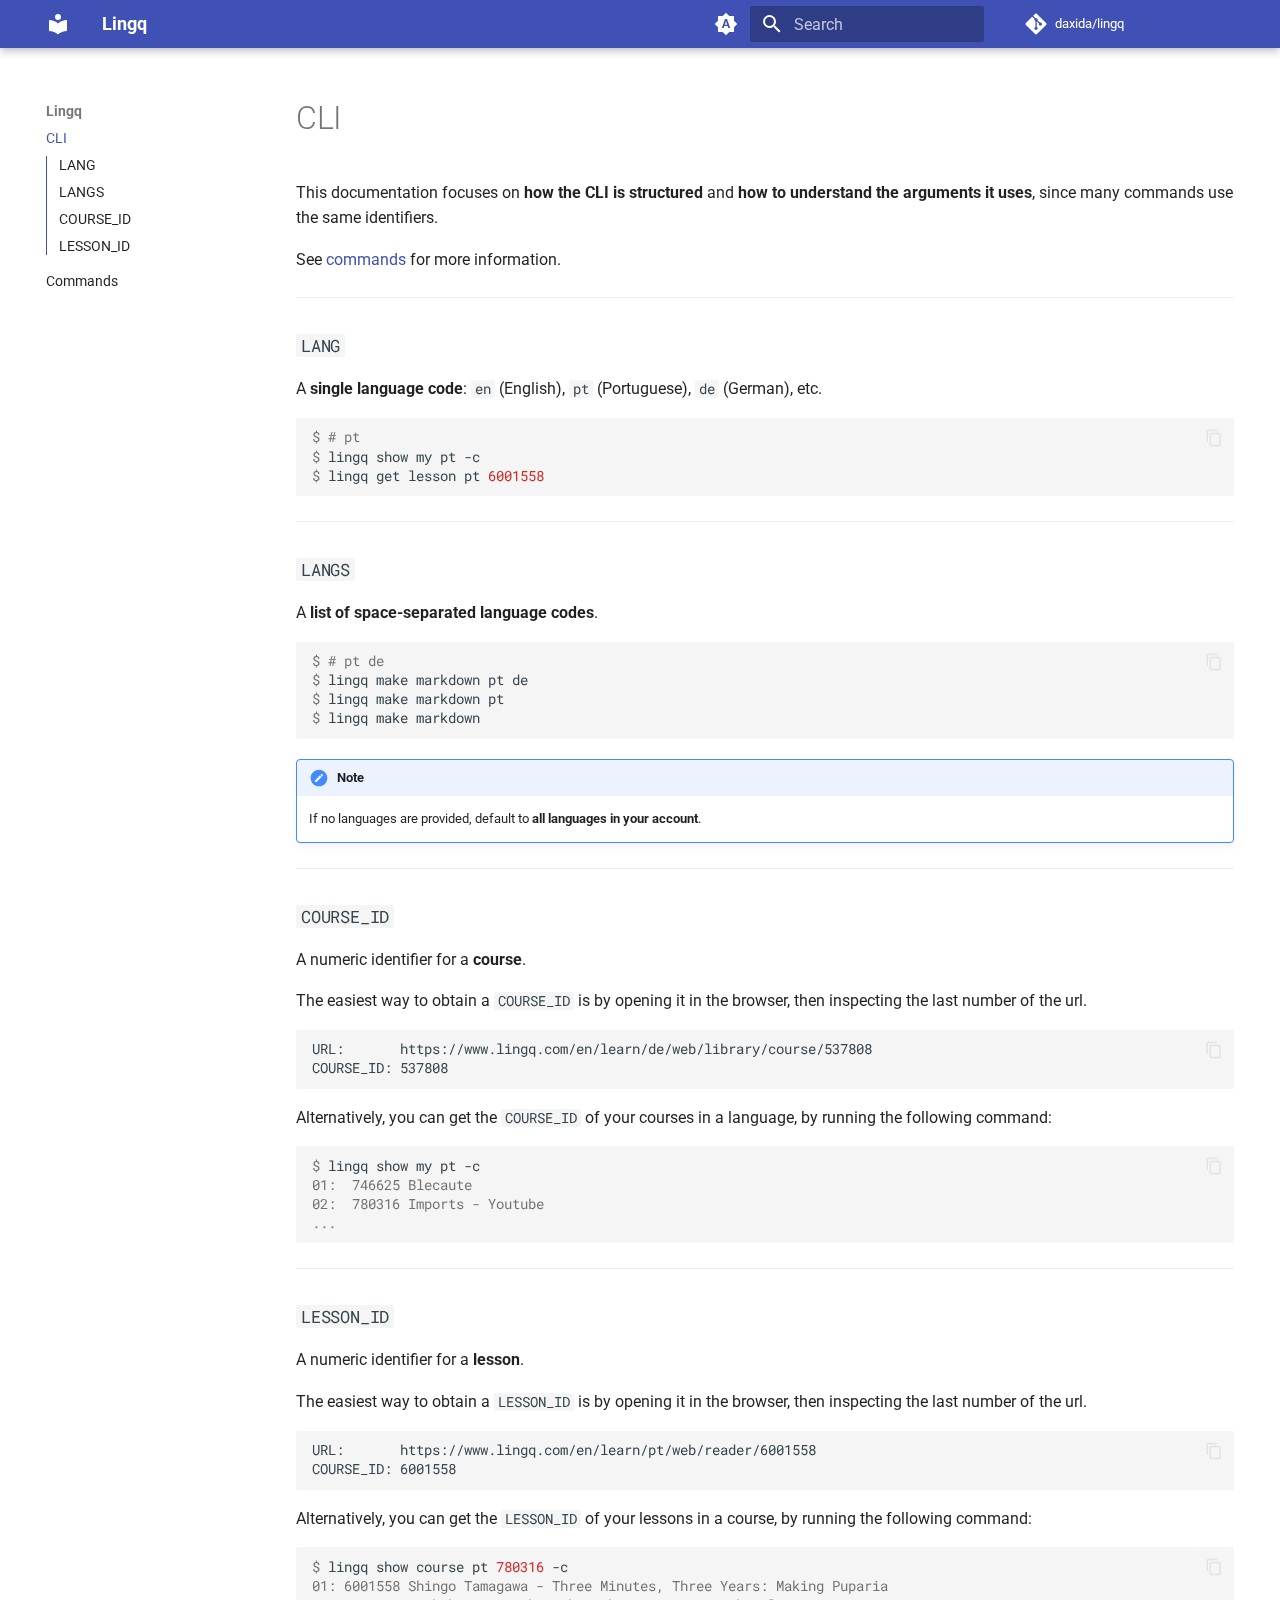
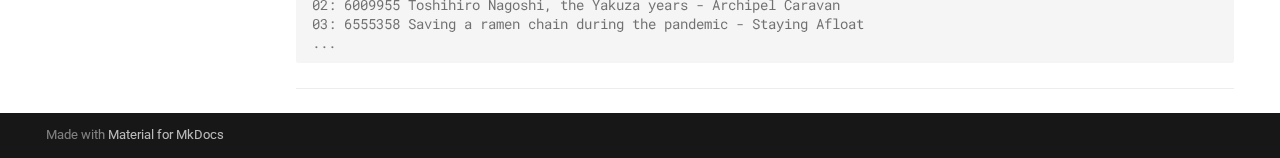
<file: index.html>
<!doctype html>
<html lang="en" class="no-js">
  <head>
    
      <meta charset="utf-8">
      <meta name="viewport" content="width=device-width,initial-scale=1">
      
      
      
      
      
        <link rel="next" href="commands/">
      
      
        
      
      
      <link rel="icon" href="assets/images/favicon.png">
      <meta name="generator" content="mkdocs-1.6.1, mkdocs-material-9.7.0">
    
    
      
        <title>Lingq</title>
      
    
    
      <link rel="stylesheet" href="assets/stylesheets/main.618322db.min.css">
      
        
        <link rel="stylesheet" href="assets/stylesheets/palette.ab4e12ef.min.css">
      
      


    
    
      
    
    
      
        
        
        <link rel="preconnect" href="https://fonts.gstatic.com" crossorigin>
        <link rel="stylesheet" href="https://fonts.googleapis.com/css?family=Roboto:300,300i,400,400i,700,700i%7CRoboto+Mono:400,400i,700,700i&display=fallback">
        <style>:root{--md-text-font:"Roboto";--md-code-font:"Roboto Mono"}</style>
      
    
    
      <link rel="stylesheet" href="stylesheets/extra.css">
    
    <script>__md_scope=new URL(".",location),__md_hash=e=>[...e].reduce(((e,_)=>(e<<5)-e+_.charCodeAt(0)),0),__md_get=(e,_=localStorage,t=__md_scope)=>JSON.parse(_.getItem(t.pathname+"."+e)),__md_set=(e,_,t=localStorage,a=__md_scope)=>{try{t.setItem(a.pathname+"."+e,JSON.stringify(_))}catch(e){}}</script>
    
      

    
    
  </head>
  
  
    
    
      
    
    
    
    
    <body dir="ltr" data-md-color-scheme="default" data-md-color-primary="indigo" data-md-color-accent="indigo">
  
    
    <input class="md-toggle" data-md-toggle="drawer" type="checkbox" id="__drawer" autocomplete="off">
    <input class="md-toggle" data-md-toggle="search" type="checkbox" id="__search" autocomplete="off">
    <label class="md-overlay" for="__drawer"></label>
    <div data-md-component="skip">
      
        
        <a href="#cli" class="md-skip">
          Skip to content
        </a>
      
    </div>
    <div data-md-component="announce">
      
    </div>
    
    
      

  

<header class="md-header md-header--shadow" data-md-component="header">
  <nav class="md-header__inner md-grid" aria-label="Header">
    <a href="." title="Lingq" class="md-header__button md-logo" aria-label="Lingq" data-md-component="logo">
      
  
  <svg xmlns="http://www.w3.org/2000/svg" viewBox="0 0 24 24"><path d="M12 8a3 3 0 0 0 3-3 3 3 0 0 0-3-3 3 3 0 0 0-3 3 3 3 0 0 0 3 3m0 3.54C9.64 9.35 6.5 8 3 8v11c3.5 0 6.64 1.35 9 3.54 2.36-2.19 5.5-3.54 9-3.54V8c-3.5 0-6.64 1.35-9 3.54"/></svg>

    </a>
    <label class="md-header__button md-icon" for="__drawer">
      
      <svg xmlns="http://www.w3.org/2000/svg" viewBox="0 0 24 24"><path d="M3 6h18v2H3zm0 5h18v2H3zm0 5h18v2H3z"/></svg>
    </label>
    <div class="md-header__title" data-md-component="header-title">
      <div class="md-header__ellipsis">
        <div class="md-header__topic">
          <span class="md-ellipsis">
            Lingq
          </span>
        </div>
        <div class="md-header__topic" data-md-component="header-topic">
          <span class="md-ellipsis">
            
              CLI
            
          </span>
        </div>
      </div>
    </div>
    
      
        <form class="md-header__option" data-md-component="palette">
  
    
    
    
    <input class="md-option" data-md-color-media="(prefers-color-scheme)" data-md-color-scheme="default" data-md-color-primary="indigo" data-md-color-accent="indigo"  aria-label="Switch to light mode"  type="radio" name="__palette" id="__palette_0">
    
      <label class="md-header__button md-icon" title="Switch to light mode" for="__palette_1" hidden>
        <svg xmlns="http://www.w3.org/2000/svg" viewBox="0 0 24 24"><path d="m14.3 16-.7-2h-3.2l-.7 2H7.8L11 7h2l3.2 9zM20 8.69V4h-4.69L12 .69 8.69 4H4v4.69L.69 12 4 15.31V20h4.69L12 23.31 15.31 20H20v-4.69L23.31 12zm-9.15 3.96h2.3L12 9z"/></svg>
      </label>
    
  
    
    
    
    <input class="md-option" data-md-color-media="(prefers-color-scheme: light)" data-md-color-scheme="default" data-md-color-primary="indigo" data-md-color-accent="indigo"  aria-label="Switch to dark mode"  type="radio" name="__palette" id="__palette_1">
    
      <label class="md-header__button md-icon" title="Switch to dark mode" for="__palette_2" hidden>
        <svg xmlns="http://www.w3.org/2000/svg" viewBox="0 0 24 24"><path d="M12 8a4 4 0 0 0-4 4 4 4 0 0 0 4 4 4 4 0 0 0 4-4 4 4 0 0 0-4-4m0 10a6 6 0 0 1-6-6 6 6 0 0 1 6-6 6 6 0 0 1 6 6 6 6 0 0 1-6 6m8-9.31V4h-4.69L12 .69 8.69 4H4v4.69L.69 12 4 15.31V20h4.69L12 23.31 15.31 20H20v-4.69L23.31 12z"/></svg>
      </label>
    
  
    
    
    
    <input class="md-option" data-md-color-media="(prefers-color-scheme: dark)" data-md-color-scheme="slate" data-md-color-primary="indigo" data-md-color-accent="indigo"  aria-label="Switch to system preference"  type="radio" name="__palette" id="__palette_2">
    
      <label class="md-header__button md-icon" title="Switch to system preference" for="__palette_0" hidden>
        <svg xmlns="http://www.w3.org/2000/svg" viewBox="0 0 24 24"><path d="M12 18c-.89 0-1.74-.2-2.5-.55C11.56 16.5 13 14.42 13 12s-1.44-4.5-3.5-5.45C10.26 6.2 11.11 6 12 6a6 6 0 0 1 6 6 6 6 0 0 1-6 6m8-9.31V4h-4.69L12 .69 8.69 4H4v4.69L.69 12 4 15.31V20h4.69L12 23.31 15.31 20H20v-4.69L23.31 12z"/></svg>
      </label>
    
  
</form>
      
    
    
      <script>var palette=__md_get("__palette");if(palette&&palette.color){if("(prefers-color-scheme)"===palette.color.media){var media=matchMedia("(prefers-color-scheme: light)"),input=document.querySelector(media.matches?"[data-md-color-media='(prefers-color-scheme: light)']":"[data-md-color-media='(prefers-color-scheme: dark)']");palette.color.media=input.getAttribute("data-md-color-media"),palette.color.scheme=input.getAttribute("data-md-color-scheme"),palette.color.primary=input.getAttribute("data-md-color-primary"),palette.color.accent=input.getAttribute("data-md-color-accent")}for(var[key,value]of Object.entries(palette.color))document.body.setAttribute("data-md-color-"+key,value)}</script>
    
    
    
      
      
        <label class="md-header__button md-icon" for="__search">
          
          <svg xmlns="http://www.w3.org/2000/svg" viewBox="0 0 24 24"><path d="M9.5 3A6.5 6.5 0 0 1 16 9.5c0 1.61-.59 3.09-1.56 4.23l.27.27h.79l5 5-1.5 1.5-5-5v-.79l-.27-.27A6.52 6.52 0 0 1 9.5 16 6.5 6.5 0 0 1 3 9.5 6.5 6.5 0 0 1 9.5 3m0 2C7 5 5 7 5 9.5S7 14 9.5 14 14 12 14 9.5 12 5 9.5 5"/></svg>
        </label>
        <div class="md-search" data-md-component="search" role="dialog">
  <label class="md-search__overlay" for="__search"></label>
  <div class="md-search__inner" role="search">
    <form class="md-search__form" name="search">
      <input type="text" class="md-search__input" name="query" aria-label="Search" placeholder="Search" autocapitalize="off" autocorrect="off" autocomplete="off" spellcheck="false" data-md-component="search-query" required>
      <label class="md-search__icon md-icon" for="__search">
        
        <svg xmlns="http://www.w3.org/2000/svg" viewBox="0 0 24 24"><path d="M9.5 3A6.5 6.5 0 0 1 16 9.5c0 1.61-.59 3.09-1.56 4.23l.27.27h.79l5 5-1.5 1.5-5-5v-.79l-.27-.27A6.52 6.52 0 0 1 9.5 16 6.5 6.5 0 0 1 3 9.5 6.5 6.5 0 0 1 9.5 3m0 2C7 5 5 7 5 9.5S7 14 9.5 14 14 12 14 9.5 12 5 9.5 5"/></svg>
        
        <svg xmlns="http://www.w3.org/2000/svg" viewBox="0 0 24 24"><path d="M20 11v2H8l5.5 5.5-1.42 1.42L4.16 12l7.92-7.92L13.5 5.5 8 11z"/></svg>
      </label>
      <nav class="md-search__options" aria-label="Search">
        
        <button type="reset" class="md-search__icon md-icon" title="Clear" aria-label="Clear" tabindex="-1">
          
          <svg xmlns="http://www.w3.org/2000/svg" viewBox="0 0 24 24"><path d="M19 6.41 17.59 5 12 10.59 6.41 5 5 6.41 10.59 12 5 17.59 6.41 19 12 13.41 17.59 19 19 17.59 13.41 12z"/></svg>
        </button>
      </nav>
      
    </form>
    <div class="md-search__output">
      <div class="md-search__scrollwrap" tabindex="0" data-md-scrollfix>
        <div class="md-search-result" data-md-component="search-result">
          <div class="md-search-result__meta">
            Initializing search
          </div>
          <ol class="md-search-result__list" role="presentation"></ol>
        </div>
      </div>
    </div>
  </div>
</div>
      
    
    
      <div class="md-header__source">
        <a href="https://github.com/daxida/lingq" title="Go to repository" class="md-source" data-md-component="source">
  <div class="md-source__icon md-icon">
    
    <svg xmlns="http://www.w3.org/2000/svg" viewBox="0 0 448 512"><!--! Font Awesome Free 7.1.0 by @fontawesome - https://fontawesome.com License - https://fontawesome.com/license/free (Icons: CC BY 4.0, Fonts: SIL OFL 1.1, Code: MIT License) Copyright 2025 Fonticons, Inc.--><path d="M439.6 236.1 244 40.5c-5.4-5.5-12.8-8.5-20.4-8.5s-15 3-20.4 8.4L162.5 81l51.5 51.5c27.1-9.1 52.7 16.8 43.4 43.7l49.7 49.7c34.2-11.8 61.2 31 35.5 56.7-26.5 26.5-70.2-2.9-56-37.3L240.3 199v121.9c25.3 12.5 22.3 41.8 9.1 55-6.4 6.4-15.2 10.1-24.3 10.1s-17.8-3.6-24.3-10.1c-17.6-17.6-11.1-46.9 11.2-56v-123c-20.8-8.5-24.6-30.7-18.6-45L142.6 101 8.5 235.1C3 240.6 0 247.9 0 255.5s3 15 8.5 20.4l195.6 195.7c5.4 5.4 12.7 8.4 20.4 8.4s15-3 20.4-8.4l194.7-194.7c5.4-5.4 8.4-12.8 8.4-20.4s-3-15-8.4-20.4"/></svg>
  </div>
  <div class="md-source__repository">
    daxida/lingq
  </div>
</a>
      </div>
    
  </nav>
  
</header>
    
    <div class="md-container" data-md-component="container">
      
      
        
          
        
      
      <main class="md-main" data-md-component="main">
        <div class="md-main__inner md-grid">
          
            
              
              <div class="md-sidebar md-sidebar--primary" data-md-component="sidebar" data-md-type="navigation" >
                <div class="md-sidebar__scrollwrap">
                  <div class="md-sidebar__inner">
                    



  

<nav class="md-nav md-nav--primary md-nav--integrated" aria-label="Navigation" data-md-level="0">
  <label class="md-nav__title" for="__drawer">
    <a href="." title="Lingq" class="md-nav__button md-logo" aria-label="Lingq" data-md-component="logo">
      
  
  <svg xmlns="http://www.w3.org/2000/svg" viewBox="0 0 24 24"><path d="M12 8a3 3 0 0 0 3-3 3 3 0 0 0-3-3 3 3 0 0 0-3 3 3 3 0 0 0 3 3m0 3.54C9.64 9.35 6.5 8 3 8v11c3.5 0 6.64 1.35 9 3.54 2.36-2.19 5.5-3.54 9-3.54V8c-3.5 0-6.64 1.35-9 3.54"/></svg>

    </a>
    Lingq
  </label>
  
    <div class="md-nav__source">
      <a href="https://github.com/daxida/lingq" title="Go to repository" class="md-source" data-md-component="source">
  <div class="md-source__icon md-icon">
    
    <svg xmlns="http://www.w3.org/2000/svg" viewBox="0 0 448 512"><!--! Font Awesome Free 7.1.0 by @fontawesome - https://fontawesome.com License - https://fontawesome.com/license/free (Icons: CC BY 4.0, Fonts: SIL OFL 1.1, Code: MIT License) Copyright 2025 Fonticons, Inc.--><path d="M439.6 236.1 244 40.5c-5.4-5.5-12.8-8.5-20.4-8.5s-15 3-20.4 8.4L162.5 81l51.5 51.5c27.1-9.1 52.7 16.8 43.4 43.7l49.7 49.7c34.2-11.8 61.2 31 35.5 56.7-26.5 26.5-70.2-2.9-56-37.3L240.3 199v121.9c25.3 12.5 22.3 41.8 9.1 55-6.4 6.4-15.2 10.1-24.3 10.1s-17.8-3.6-24.3-10.1c-17.6-17.6-11.1-46.9 11.2-56v-123c-20.8-8.5-24.6-30.7-18.6-45L142.6 101 8.5 235.1C3 240.6 0 247.9 0 255.5s3 15 8.5 20.4l195.6 195.7c5.4 5.4 12.7 8.4 20.4 8.4s15-3 20.4-8.4l194.7-194.7c5.4-5.4 8.4-12.8 8.4-20.4s-3-15-8.4-20.4"/></svg>
  </div>
  <div class="md-source__repository">
    daxida/lingq
  </div>
</a>
    </div>
  
  <ul class="md-nav__list" data-md-scrollfix>
    
      
      
  
  
    
  
  
  
    <li class="md-nav__item md-nav__item--active">
      
      <input class="md-nav__toggle md-toggle" type="checkbox" id="__toc">
      
      
        
      
      
        <label class="md-nav__link md-nav__link--active" for="__toc">
          
  
  
  <span class="md-ellipsis">
    
  
    CLI
  

    
  </span>
  
  

          <span class="md-nav__icon md-icon"></span>
        </label>
      
      <a href="." class="md-nav__link md-nav__link--active">
        
  
  
  <span class="md-ellipsis">
    
  
    CLI
  

    
  </span>
  
  

      </a>
      
        

<nav class="md-nav md-nav--secondary" aria-label="Table of contents">
  
  
  
    
  
  
    <label class="md-nav__title" for="__toc">
      <span class="md-nav__icon md-icon"></span>
      Table of contents
    </label>
    <ul class="md-nav__list" data-md-component="toc" data-md-scrollfix>
      
        <li class="md-nav__item">
  <a href="#lang" class="md-nav__link">
    <span class="md-ellipsis">
      
        LANG
      
    </span>
  </a>
  
</li>
      
        <li class="md-nav__item">
  <a href="#langs" class="md-nav__link">
    <span class="md-ellipsis">
      
        LANGS
      
    </span>
  </a>
  
</li>
      
        <li class="md-nav__item">
  <a href="#course_id" class="md-nav__link">
    <span class="md-ellipsis">
      
        COURSE_ID
      
    </span>
  </a>
  
</li>
      
        <li class="md-nav__item">
  <a href="#lesson_id" class="md-nav__link">
    <span class="md-ellipsis">
      
        LESSON_ID
      
    </span>
  </a>
  
</li>
      
    </ul>
  
</nav>
      
    </li>
  

    
      
      
  
  
  
  
    <li class="md-nav__item">
      <a href="commands/" class="md-nav__link">
        
  
  
  <span class="md-ellipsis">
    
  
    Commands
  

    
  </span>
  
  

      </a>
    </li>
  

    
  </ul>
</nav>
                  </div>
                </div>
              </div>
            
            
          
          
            <div class="md-content" data-md-component="content">
              
              <article class="md-content__inner md-typeset">
                
                  


  
  


<h1 id="cli">CLI<a class="headerlink" href="#cli" title="Permanent link">&para;</a></h1>
<p>This documentation focuses on <strong>how the CLI is structured</strong> and <strong>how to understand the arguments it uses</strong>, since many commands use the same identifiers.</p>
<p>See <a href="commands/">commands</a> for more information.</p>
<hr />
<h3 id="lang"><code>LANG</code><a class="headerlink" href="#lang" title="Permanent link">&para;</a></h3>
<p>A <strong>single language code</strong>: <code>en</code> (English), <code>pt</code> (Portuguese), <code>de</code> (German), etc.</p>
<div class="highlight"><pre><span></span><code><span class="gp">$ </span><span class="c1"># pt</span>
<span class="gp">$ </span>lingq<span class="w"> </span>show<span class="w"> </span>my<span class="w"> </span>pt<span class="w"> </span>-c
<span class="gp">$ </span>lingq<span class="w"> </span>get<span class="w"> </span>lesson<span class="w"> </span>pt<span class="w"> </span><span class="m">6001558</span>
</code></pre></div>
<hr />
<h3 id="langs"><code>LANGS</code><a class="headerlink" href="#langs" title="Permanent link">&para;</a></h3>
<p>A <strong>list of space-separated language codes</strong>.</p>
<div class="highlight"><pre><span></span><code><span class="gp">$ </span><span class="c1"># pt de</span>
<span class="gp">$ </span>lingq<span class="w"> </span>make<span class="w"> </span>markdown<span class="w"> </span>pt<span class="w"> </span>de
<span class="gp">$ </span>lingq<span class="w"> </span>make<span class="w"> </span>markdown<span class="w"> </span>pt
<span class="gp">$ </span>lingq<span class="w"> </span>make<span class="w"> </span>markdown
</code></pre></div>
<div class="admonition note">
<p class="admonition-title">Note</p>
<p>If no languages are provided, default to <strong>all languages in your account</strong>.</p>
</div>
<hr />
<h3 id="course_id"><code>COURSE_ID</code><a class="headerlink" href="#course_id" title="Permanent link">&para;</a></h3>
<p>A numeric identifier for a <strong>course</strong>.</p>
<p>The easiest way to obtain a <code>COURSE_ID</code> is by opening it in the browser, then inspecting the last number of the url.</p>
<div class="highlight"><pre><span></span><code>URL:       https://www.lingq.com/en/learn/de/web/library/course/537808
COURSE_ID: 537808
</code></pre></div>
<p>Alternatively, you can get the <code>COURSE_ID</code> of your courses in a language, by running the following command:</p>
<div class="highlight"><pre><span></span><code><span class="gp">$ </span>lingq<span class="w"> </span>show<span class="w"> </span>my<span class="w"> </span>pt<span class="w"> </span>-c
<span class="go">01:  746625 Blecaute</span>
<span class="go">02:  780316 Imports - Youtube</span>
<span class="go">...</span>
</code></pre></div>
<hr />
<h3 id="lesson_id"><code>LESSON_ID</code><a class="headerlink" href="#lesson_id" title="Permanent link">&para;</a></h3>
<p>A numeric identifier for a <strong>lesson</strong>.</p>
<p>The easiest way to obtain a <code>LESSON_ID</code> is by opening it in the browser, then inspecting the last number of the url.</p>
<div class="highlight"><pre><span></span><code>URL:       https://www.lingq.com/en/learn/pt/web/reader/6001558
COURSE_ID: 6001558
</code></pre></div>
<p>Alternatively, you can get the <code>LESSON_ID</code> of your lessons in a course, by running the following command:</p>
<div class="highlight"><pre><span></span><code><span class="gp">$ </span>lingq<span class="w"> </span>show<span class="w"> </span>course<span class="w"> </span>pt<span class="w"> </span><span class="m">780316</span><span class="w"> </span>-c
<span class="go">01: 6001558 Shingo Tamagawa - Three Minutes, Three Years: Making Puparia</span>
<span class="go">02: 6009955 Toshihiro Nagoshi, the Yakuza years - Archipel Caravan</span>
<span class="go">03: 6555358 Saving a ramen chain during the pandemic - Staying Afloat</span>
<span class="go">...</span>
</code></pre></div>
<hr />












                
              </article>
            </div>
          
          
<script>var target=document.getElementById(location.hash.slice(1));target&&target.name&&(target.checked=target.name.startsWith("__tabbed_"))</script>
        </div>
        
      </main>
      
        <footer class="md-footer">
  
  <div class="md-footer-meta md-typeset">
    <div class="md-footer-meta__inner md-grid">
      <div class="md-copyright">
  
  
    Made with
    <a href="https://squidfunk.github.io/mkdocs-material/" target="_blank" rel="noopener">
      Material for MkDocs
    </a>
  
</div>
      
    </div>
  </div>
</footer>
      
    </div>
    <div class="md-dialog" data-md-component="dialog">
      <div class="md-dialog__inner md-typeset"></div>
    </div>
    
    
    
      
      
      <script id="__config" type="application/json">{"annotate": null, "base": ".", "features": ["navigation.instant", "navigation.instant.prefetch", "navigation.tracking", "toc.integrate", "content.code.copy"], "search": "assets/javascripts/workers/search.7a47a382.min.js", "tags": null, "translations": {"clipboard.copied": "Copied to clipboard", "clipboard.copy": "Copy to clipboard", "search.result.more.one": "1 more on this page", "search.result.more.other": "# more on this page", "search.result.none": "No matching documents", "search.result.one": "1 matching document", "search.result.other": "# matching documents", "search.result.placeholder": "Type to start searching", "search.result.term.missing": "Missing", "select.version": "Select version"}, "version": null}</script>
    
    
      <script src="assets/javascripts/bundle.e71a0d61.min.js"></script>
      
    
  </body>
</html>
</file>
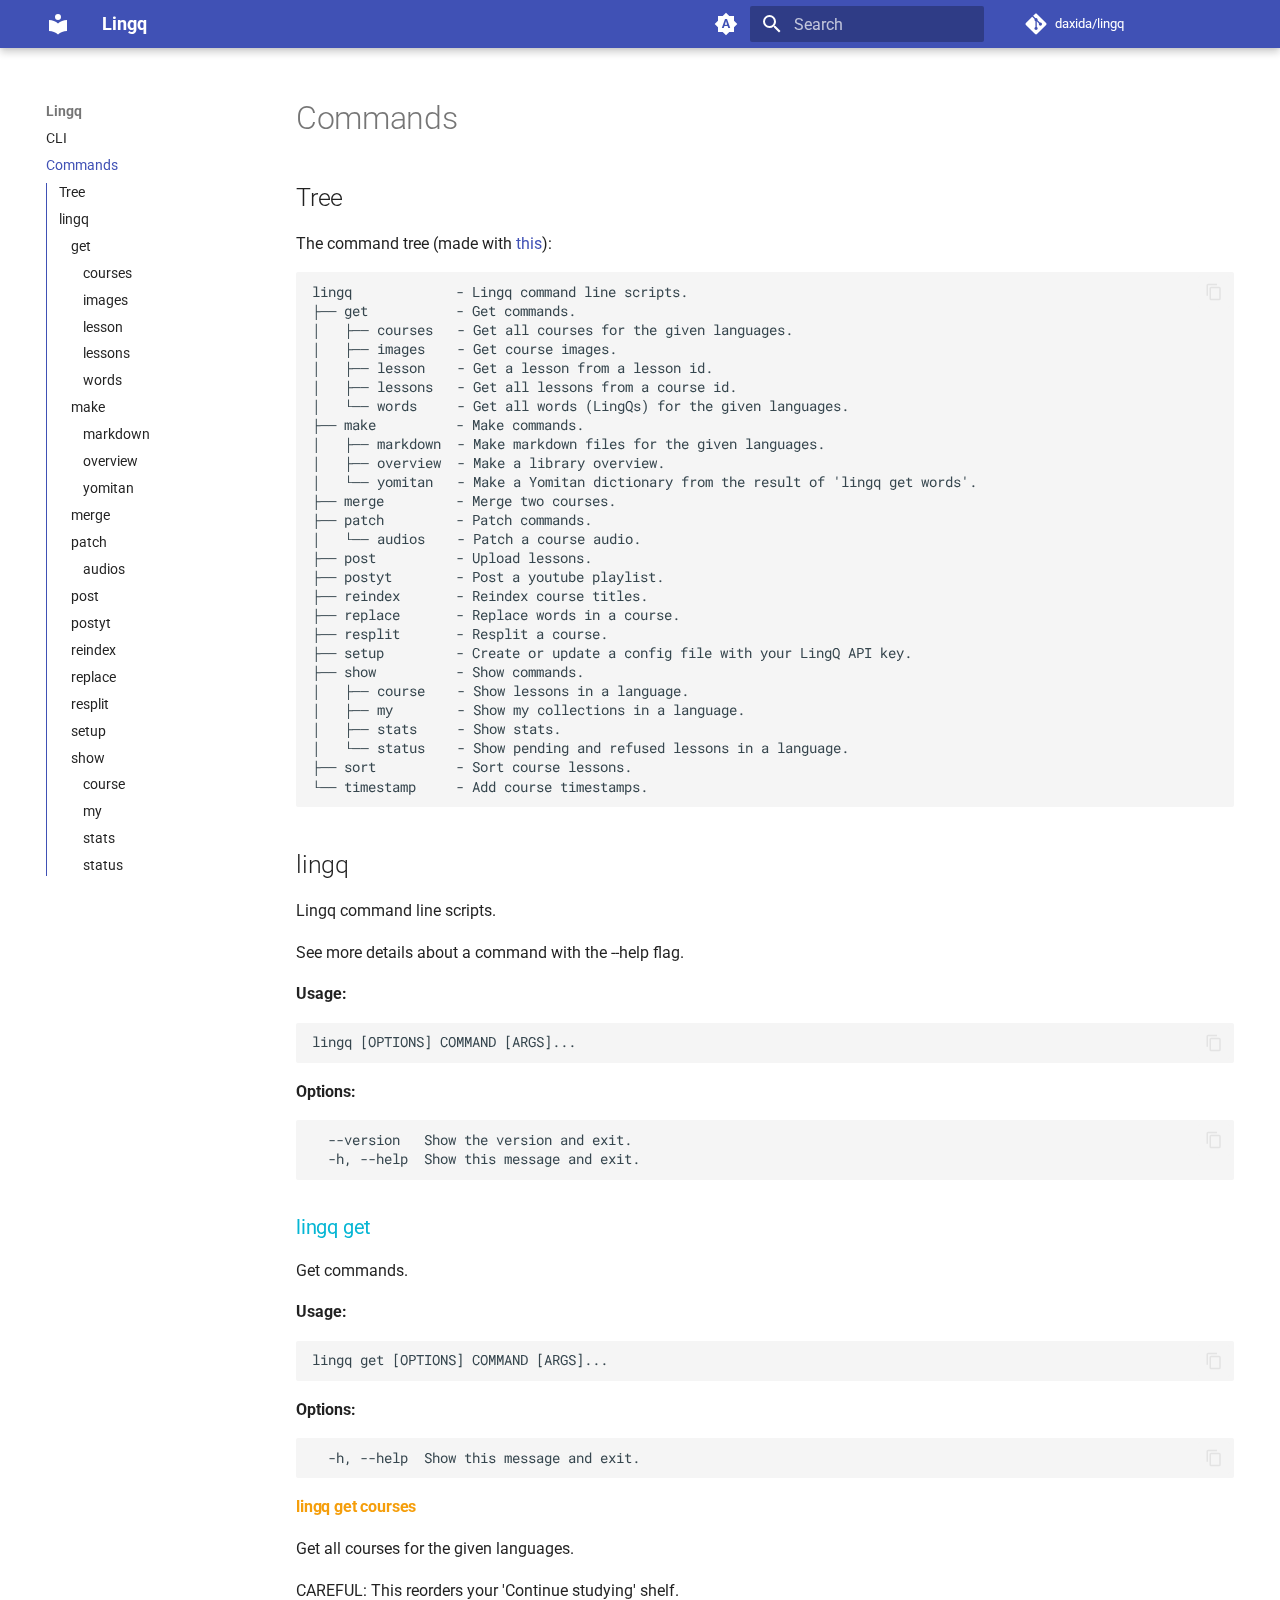
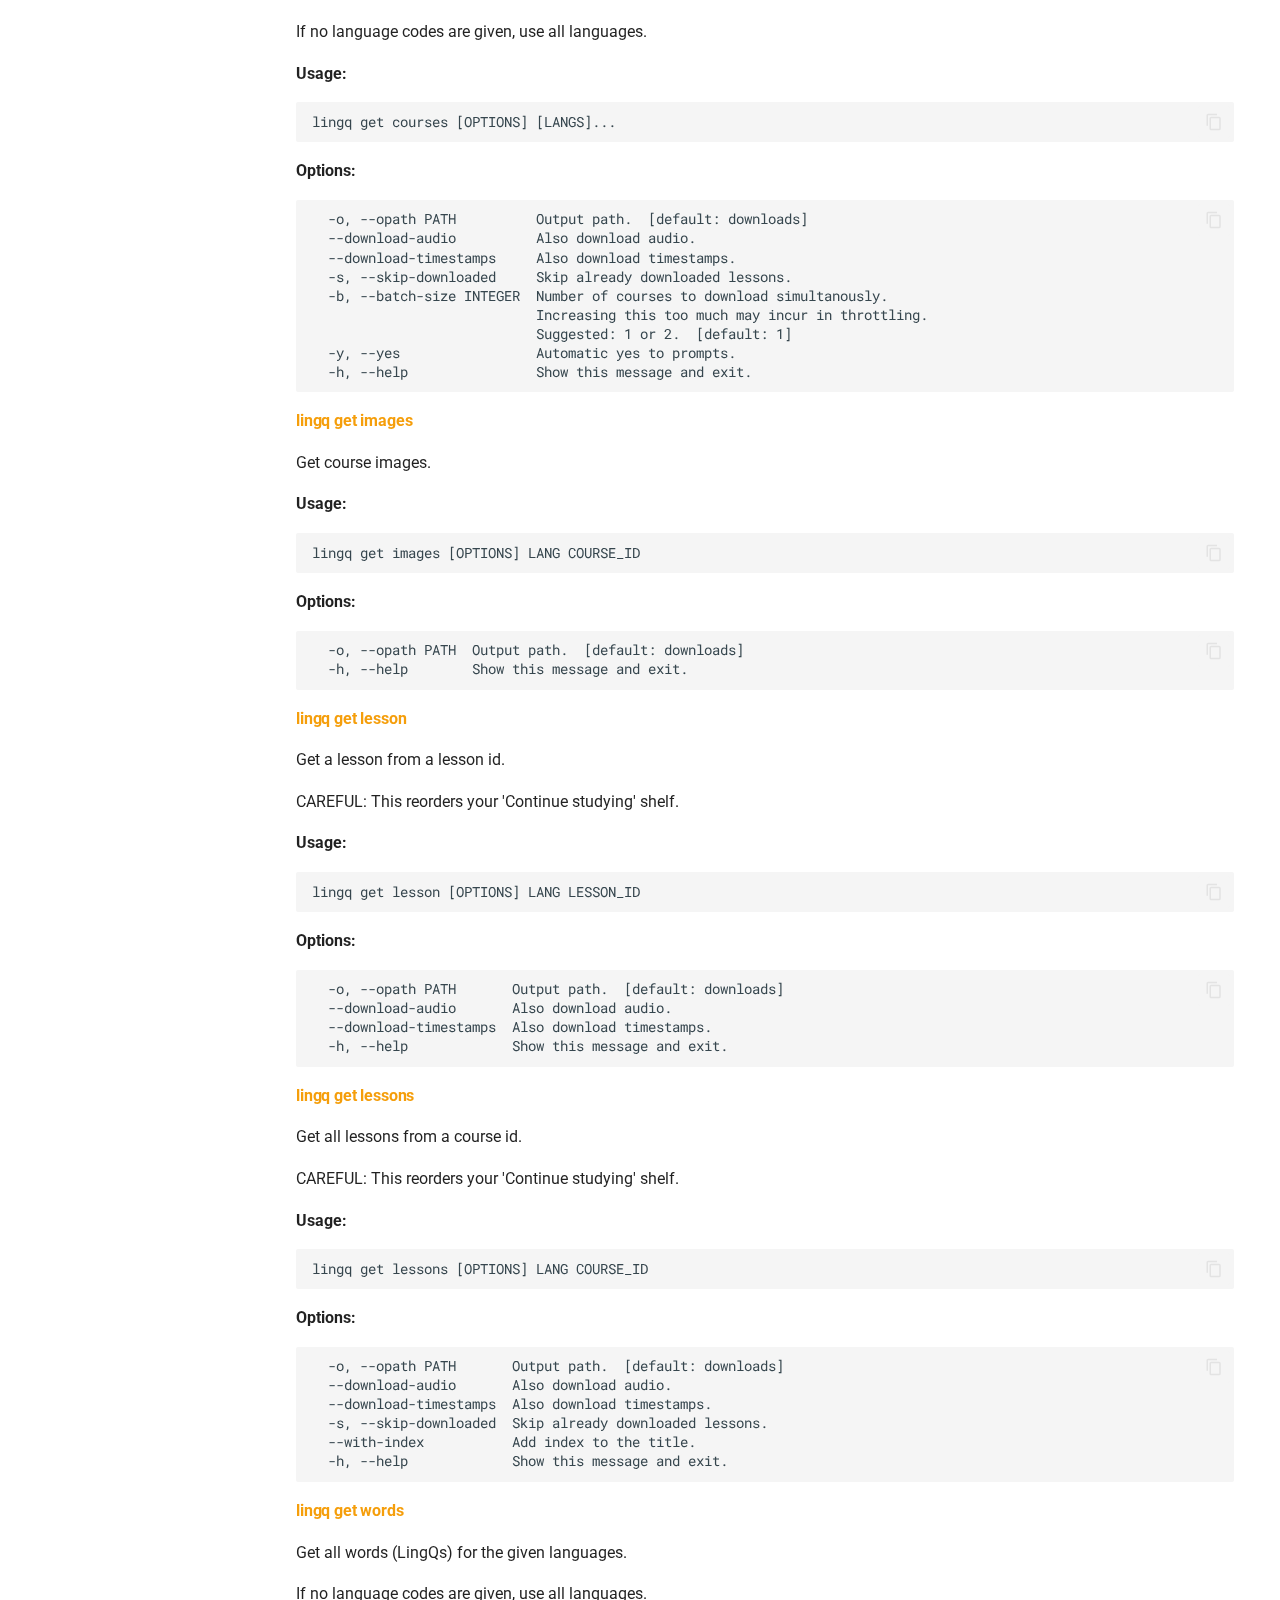
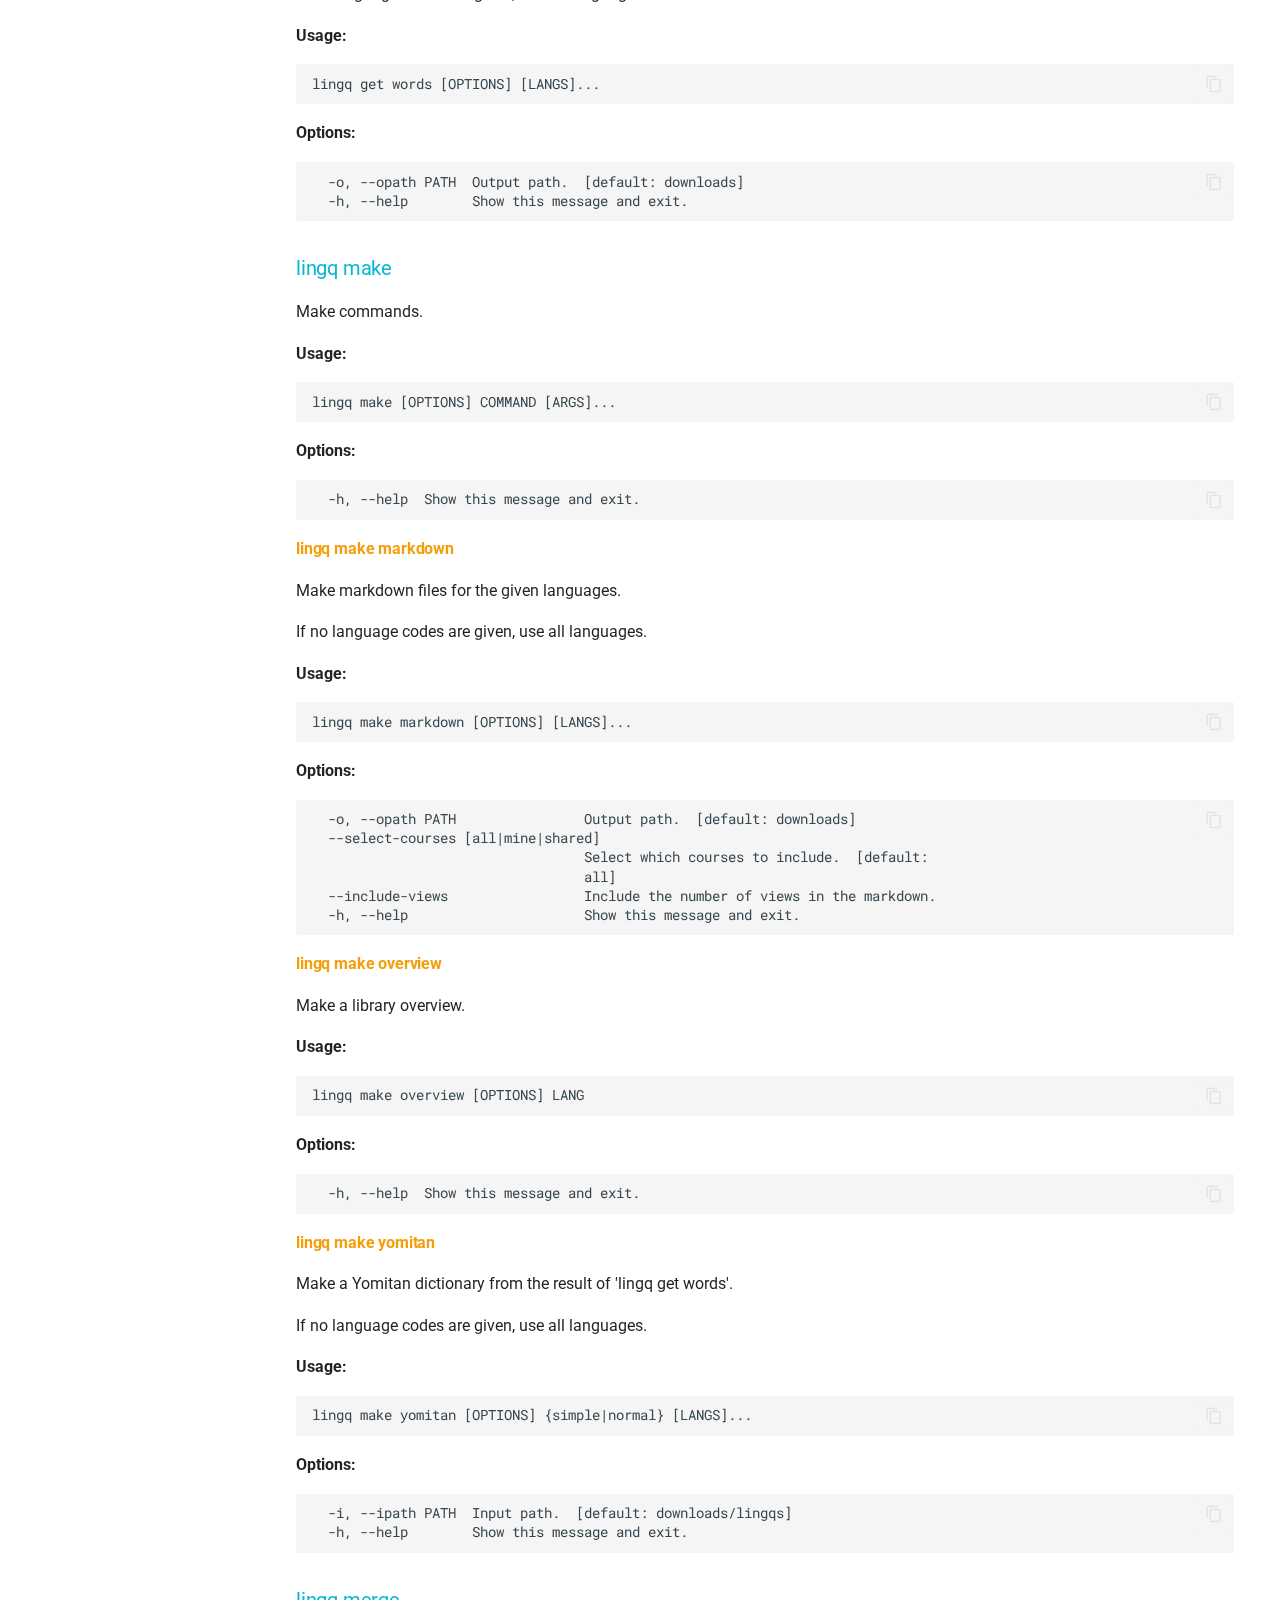
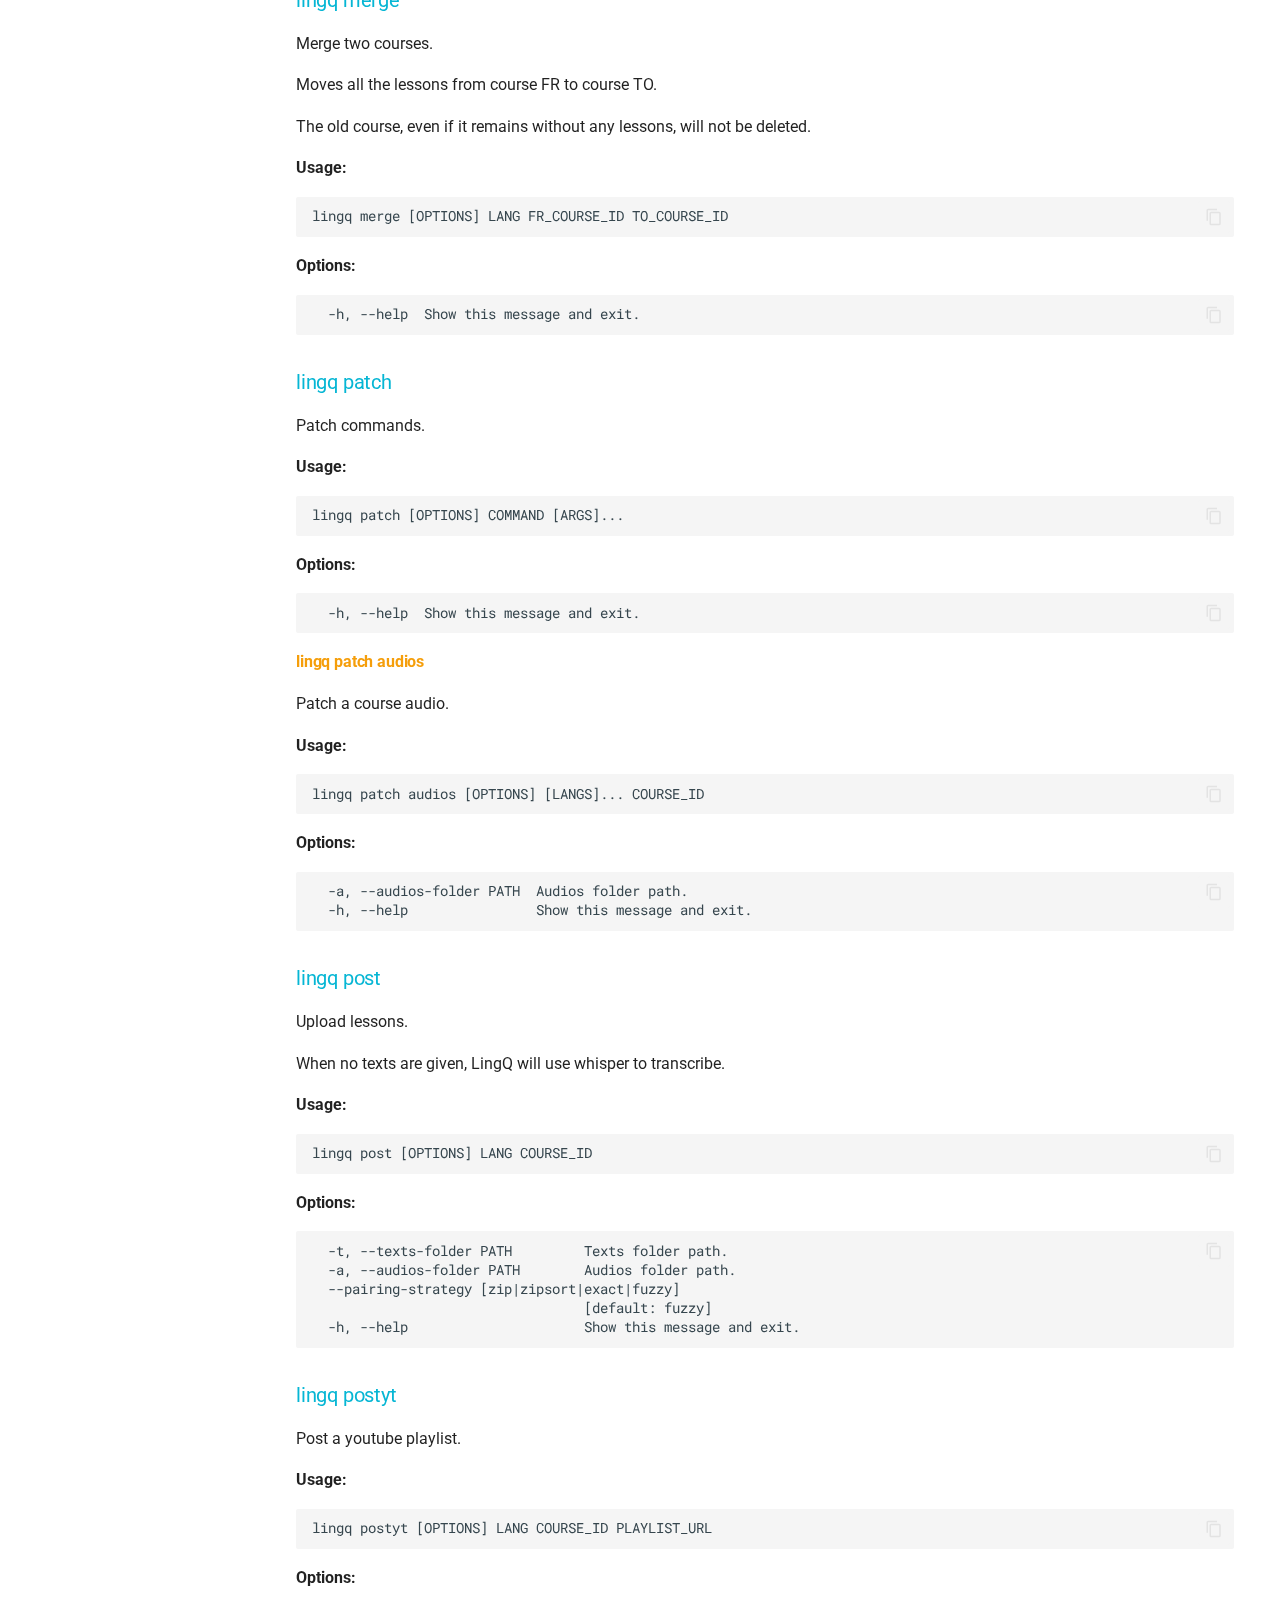
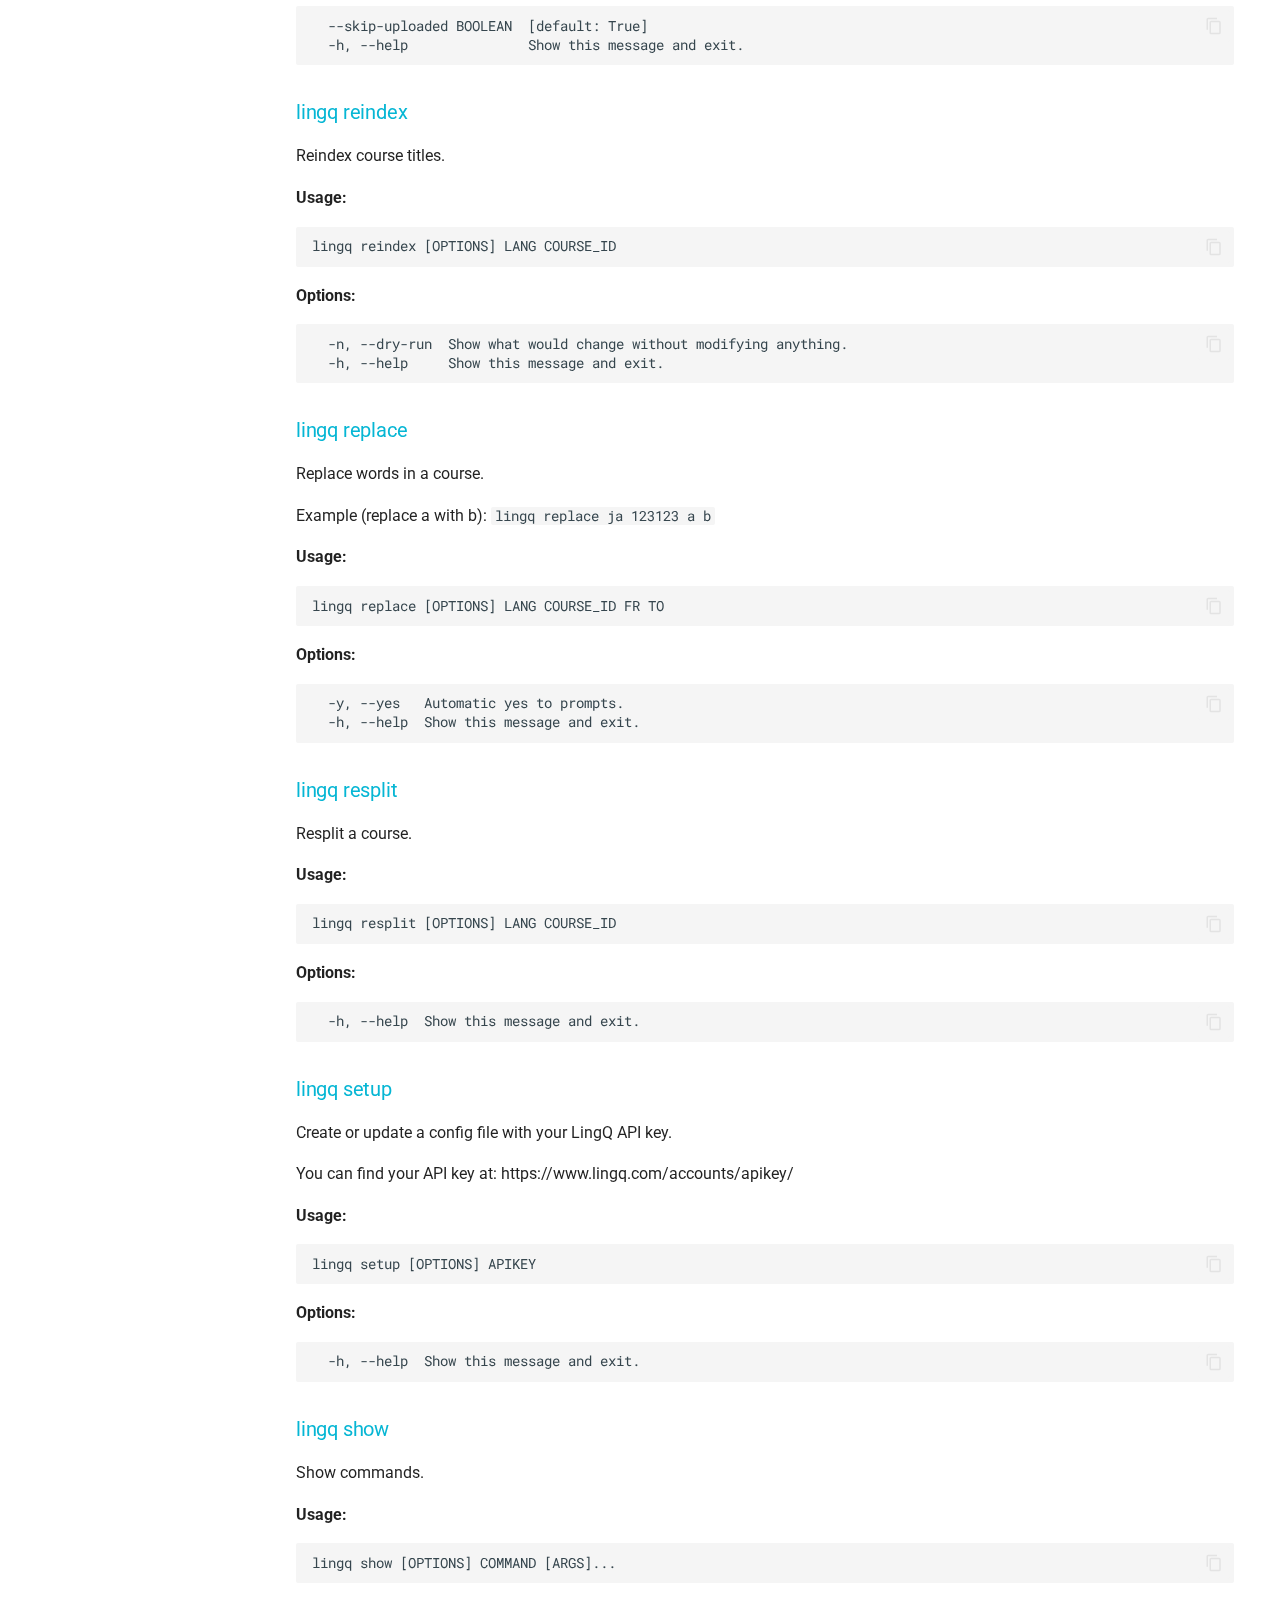
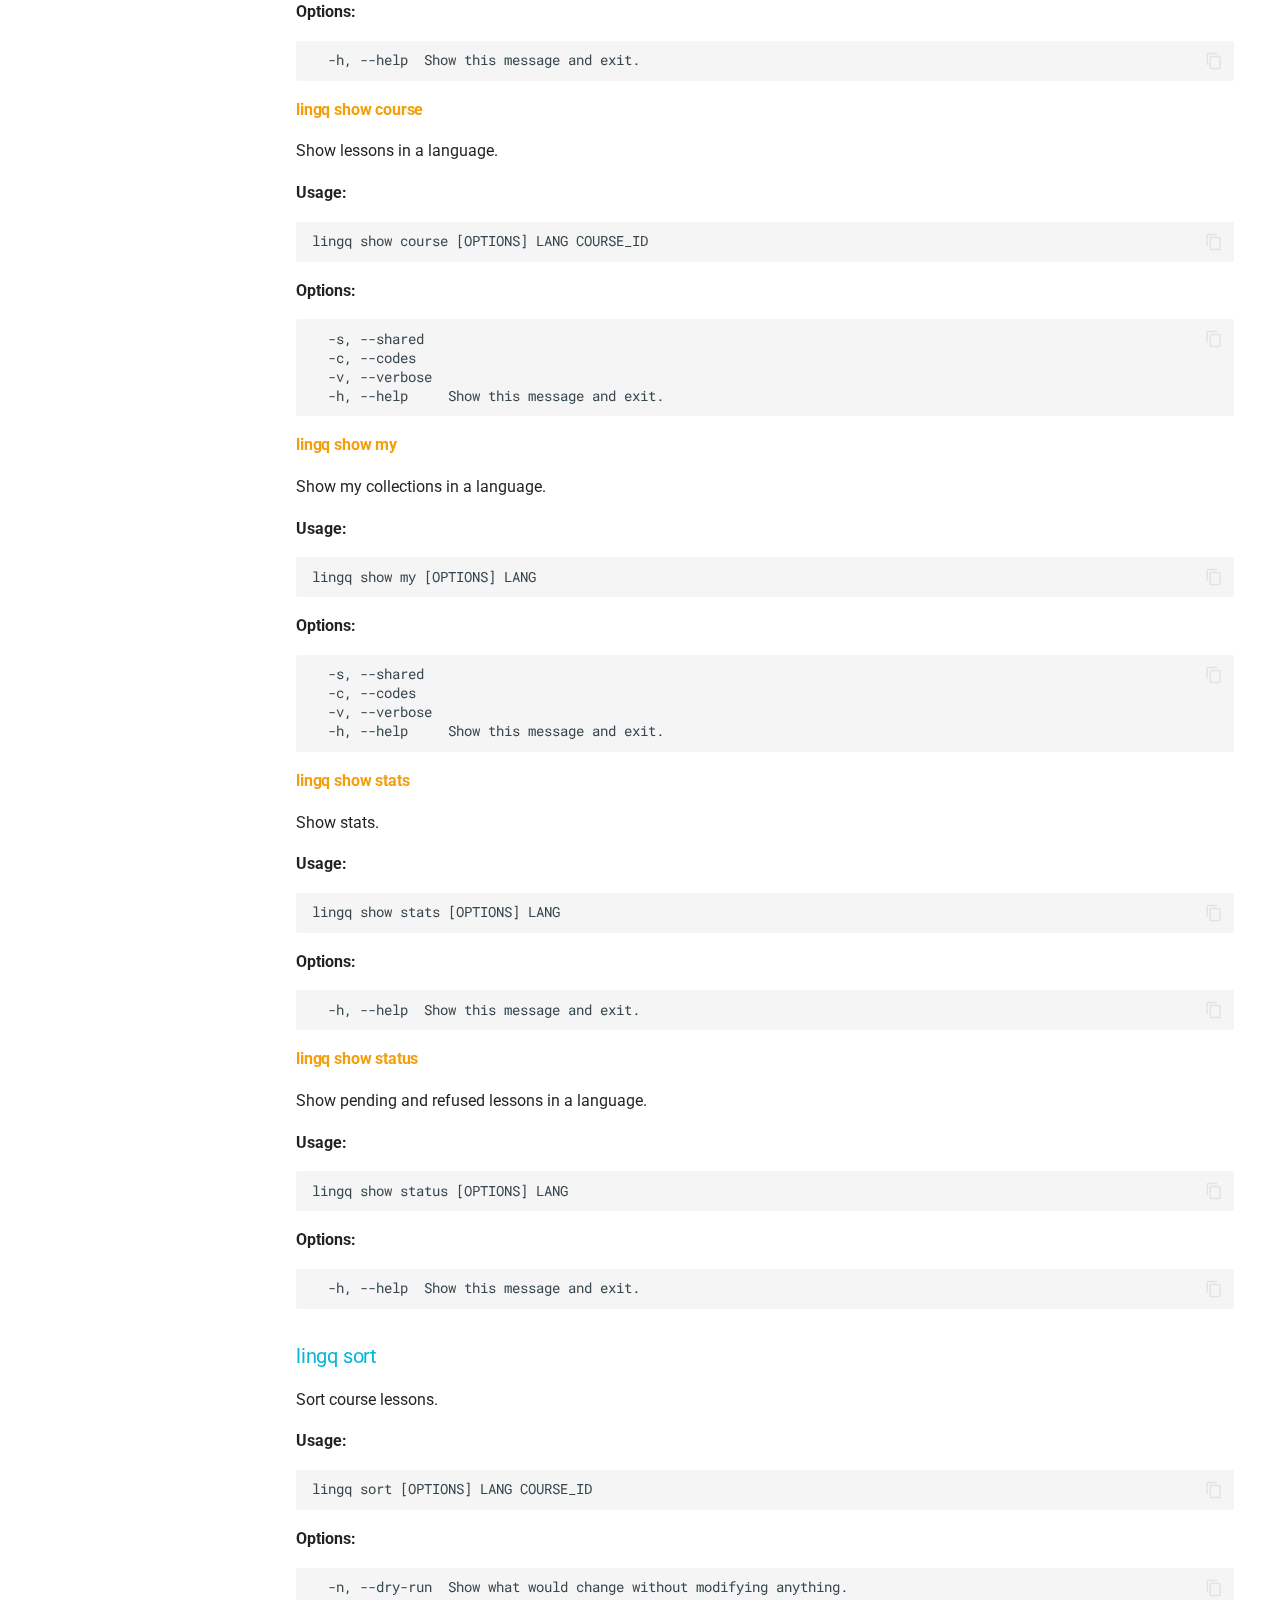
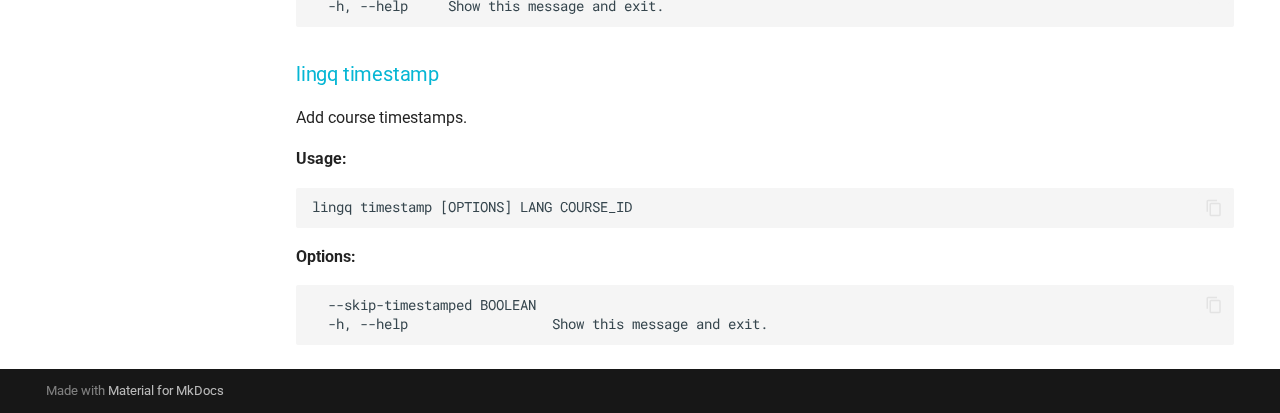
<file: commands/index.html>
<!doctype html>
<html lang="en" class="no-js">
  <head>
    
      <meta charset="utf-8">
      <meta name="viewport" content="width=device-width,initial-scale=1">
      
      
      
      
        <link rel="prev" href="..">
      
      
      
        
      
      
      <link rel="icon" href="../assets/images/favicon.png">
      <meta name="generator" content="mkdocs-1.6.1, mkdocs-material-9.7.0">
    
    
      
        <title>Commands - Lingq</title>
      
    
    
      <link rel="stylesheet" href="../assets/stylesheets/main.618322db.min.css">
      
        
        <link rel="stylesheet" href="../assets/stylesheets/palette.ab4e12ef.min.css">
      
      


    
    
      
    
    
      
        
        
        <link rel="preconnect" href="https://fonts.gstatic.com" crossorigin>
        <link rel="stylesheet" href="https://fonts.googleapis.com/css?family=Roboto:300,300i,400,400i,700,700i%7CRoboto+Mono:400,400i,700,700i&display=fallback">
        <style>:root{--md-text-font:"Roboto";--md-code-font:"Roboto Mono"}</style>
      
    
    
      <link rel="stylesheet" href="../stylesheets/extra.css">
    
    <script>__md_scope=new URL("..",location),__md_hash=e=>[...e].reduce(((e,_)=>(e<<5)-e+_.charCodeAt(0)),0),__md_get=(e,_=localStorage,t=__md_scope)=>JSON.parse(_.getItem(t.pathname+"."+e)),__md_set=(e,_,t=localStorage,a=__md_scope)=>{try{t.setItem(a.pathname+"."+e,JSON.stringify(_))}catch(e){}}</script>
    
      

    
    
  </head>
  
  
    
    
      
    
    
    
    
    <body dir="ltr" data-md-color-scheme="default" data-md-color-primary="indigo" data-md-color-accent="indigo">
  
    
    <input class="md-toggle" data-md-toggle="drawer" type="checkbox" id="__drawer" autocomplete="off">
    <input class="md-toggle" data-md-toggle="search" type="checkbox" id="__search" autocomplete="off">
    <label class="md-overlay" for="__drawer"></label>
    <div data-md-component="skip">
      
        
        <a href="#commands" class="md-skip">
          Skip to content
        </a>
      
    </div>
    <div data-md-component="announce">
      
    </div>
    
    
      

  

<header class="md-header md-header--shadow" data-md-component="header">
  <nav class="md-header__inner md-grid" aria-label="Header">
    <a href=".." title="Lingq" class="md-header__button md-logo" aria-label="Lingq" data-md-component="logo">
      
  
  <svg xmlns="http://www.w3.org/2000/svg" viewBox="0 0 24 24"><path d="M12 8a3 3 0 0 0 3-3 3 3 0 0 0-3-3 3 3 0 0 0-3 3 3 3 0 0 0 3 3m0 3.54C9.64 9.35 6.5 8 3 8v11c3.5 0 6.64 1.35 9 3.54 2.36-2.19 5.5-3.54 9-3.54V8c-3.5 0-6.64 1.35-9 3.54"/></svg>

    </a>
    <label class="md-header__button md-icon" for="__drawer">
      
      <svg xmlns="http://www.w3.org/2000/svg" viewBox="0 0 24 24"><path d="M3 6h18v2H3zm0 5h18v2H3zm0 5h18v2H3z"/></svg>
    </label>
    <div class="md-header__title" data-md-component="header-title">
      <div class="md-header__ellipsis">
        <div class="md-header__topic">
          <span class="md-ellipsis">
            Lingq
          </span>
        </div>
        <div class="md-header__topic" data-md-component="header-topic">
          <span class="md-ellipsis">
            
              Commands
            
          </span>
        </div>
      </div>
    </div>
    
      
        <form class="md-header__option" data-md-component="palette">
  
    
    
    
    <input class="md-option" data-md-color-media="(prefers-color-scheme)" data-md-color-scheme="default" data-md-color-primary="indigo" data-md-color-accent="indigo"  aria-label="Switch to light mode"  type="radio" name="__palette" id="__palette_0">
    
      <label class="md-header__button md-icon" title="Switch to light mode" for="__palette_1" hidden>
        <svg xmlns="http://www.w3.org/2000/svg" viewBox="0 0 24 24"><path d="m14.3 16-.7-2h-3.2l-.7 2H7.8L11 7h2l3.2 9zM20 8.69V4h-4.69L12 .69 8.69 4H4v4.69L.69 12 4 15.31V20h4.69L12 23.31 15.31 20H20v-4.69L23.31 12zm-9.15 3.96h2.3L12 9z"/></svg>
      </label>
    
  
    
    
    
    <input class="md-option" data-md-color-media="(prefers-color-scheme: light)" data-md-color-scheme="default" data-md-color-primary="indigo" data-md-color-accent="indigo"  aria-label="Switch to dark mode"  type="radio" name="__palette" id="__palette_1">
    
      <label class="md-header__button md-icon" title="Switch to dark mode" for="__palette_2" hidden>
        <svg xmlns="http://www.w3.org/2000/svg" viewBox="0 0 24 24"><path d="M12 8a4 4 0 0 0-4 4 4 4 0 0 0 4 4 4 4 0 0 0 4-4 4 4 0 0 0-4-4m0 10a6 6 0 0 1-6-6 6 6 0 0 1 6-6 6 6 0 0 1 6 6 6 6 0 0 1-6 6m8-9.31V4h-4.69L12 .69 8.69 4H4v4.69L.69 12 4 15.31V20h4.69L12 23.31 15.31 20H20v-4.69L23.31 12z"/></svg>
      </label>
    
  
    
    
    
    <input class="md-option" data-md-color-media="(prefers-color-scheme: dark)" data-md-color-scheme="slate" data-md-color-primary="indigo" data-md-color-accent="indigo"  aria-label="Switch to system preference"  type="radio" name="__palette" id="__palette_2">
    
      <label class="md-header__button md-icon" title="Switch to system preference" for="__palette_0" hidden>
        <svg xmlns="http://www.w3.org/2000/svg" viewBox="0 0 24 24"><path d="M12 18c-.89 0-1.74-.2-2.5-.55C11.56 16.5 13 14.42 13 12s-1.44-4.5-3.5-5.45C10.26 6.2 11.11 6 12 6a6 6 0 0 1 6 6 6 6 0 0 1-6 6m8-9.31V4h-4.69L12 .69 8.69 4H4v4.69L.69 12 4 15.31V20h4.69L12 23.31 15.31 20H20v-4.69L23.31 12z"/></svg>
      </label>
    
  
</form>
      
    
    
      <script>var palette=__md_get("__palette");if(palette&&palette.color){if("(prefers-color-scheme)"===palette.color.media){var media=matchMedia("(prefers-color-scheme: light)"),input=document.querySelector(media.matches?"[data-md-color-media='(prefers-color-scheme: light)']":"[data-md-color-media='(prefers-color-scheme: dark)']");palette.color.media=input.getAttribute("data-md-color-media"),palette.color.scheme=input.getAttribute("data-md-color-scheme"),palette.color.primary=input.getAttribute("data-md-color-primary"),palette.color.accent=input.getAttribute("data-md-color-accent")}for(var[key,value]of Object.entries(palette.color))document.body.setAttribute("data-md-color-"+key,value)}</script>
    
    
    
      
      
        <label class="md-header__button md-icon" for="__search">
          
          <svg xmlns="http://www.w3.org/2000/svg" viewBox="0 0 24 24"><path d="M9.5 3A6.5 6.5 0 0 1 16 9.5c0 1.61-.59 3.09-1.56 4.23l.27.27h.79l5 5-1.5 1.5-5-5v-.79l-.27-.27A6.52 6.52 0 0 1 9.5 16 6.5 6.5 0 0 1 3 9.5 6.5 6.5 0 0 1 9.5 3m0 2C7 5 5 7 5 9.5S7 14 9.5 14 14 12 14 9.5 12 5 9.5 5"/></svg>
        </label>
        <div class="md-search" data-md-component="search" role="dialog">
  <label class="md-search__overlay" for="__search"></label>
  <div class="md-search__inner" role="search">
    <form class="md-search__form" name="search">
      <input type="text" class="md-search__input" name="query" aria-label="Search" placeholder="Search" autocapitalize="off" autocorrect="off" autocomplete="off" spellcheck="false" data-md-component="search-query" required>
      <label class="md-search__icon md-icon" for="__search">
        
        <svg xmlns="http://www.w3.org/2000/svg" viewBox="0 0 24 24"><path d="M9.5 3A6.5 6.5 0 0 1 16 9.5c0 1.61-.59 3.09-1.56 4.23l.27.27h.79l5 5-1.5 1.5-5-5v-.79l-.27-.27A6.52 6.52 0 0 1 9.5 16 6.5 6.5 0 0 1 3 9.5 6.5 6.5 0 0 1 9.5 3m0 2C7 5 5 7 5 9.5S7 14 9.5 14 14 12 14 9.5 12 5 9.5 5"/></svg>
        
        <svg xmlns="http://www.w3.org/2000/svg" viewBox="0 0 24 24"><path d="M20 11v2H8l5.5 5.5-1.42 1.42L4.16 12l7.92-7.92L13.5 5.5 8 11z"/></svg>
      </label>
      <nav class="md-search__options" aria-label="Search">
        
        <button type="reset" class="md-search__icon md-icon" title="Clear" aria-label="Clear" tabindex="-1">
          
          <svg xmlns="http://www.w3.org/2000/svg" viewBox="0 0 24 24"><path d="M19 6.41 17.59 5 12 10.59 6.41 5 5 6.41 10.59 12 5 17.59 6.41 19 12 13.41 17.59 19 19 17.59 13.41 12z"/></svg>
        </button>
      </nav>
      
    </form>
    <div class="md-search__output">
      <div class="md-search__scrollwrap" tabindex="0" data-md-scrollfix>
        <div class="md-search-result" data-md-component="search-result">
          <div class="md-search-result__meta">
            Initializing search
          </div>
          <ol class="md-search-result__list" role="presentation"></ol>
        </div>
      </div>
    </div>
  </div>
</div>
      
    
    
      <div class="md-header__source">
        <a href="https://github.com/daxida/lingq" title="Go to repository" class="md-source" data-md-component="source">
  <div class="md-source__icon md-icon">
    
    <svg xmlns="http://www.w3.org/2000/svg" viewBox="0 0 448 512"><!--! Font Awesome Free 7.1.0 by @fontawesome - https://fontawesome.com License - https://fontawesome.com/license/free (Icons: CC BY 4.0, Fonts: SIL OFL 1.1, Code: MIT License) Copyright 2025 Fonticons, Inc.--><path d="M439.6 236.1 244 40.5c-5.4-5.5-12.8-8.5-20.4-8.5s-15 3-20.4 8.4L162.5 81l51.5 51.5c27.1-9.1 52.7 16.8 43.4 43.7l49.7 49.7c34.2-11.8 61.2 31 35.5 56.7-26.5 26.5-70.2-2.9-56-37.3L240.3 199v121.9c25.3 12.5 22.3 41.8 9.1 55-6.4 6.4-15.2 10.1-24.3 10.1s-17.8-3.6-24.3-10.1c-17.6-17.6-11.1-46.9 11.2-56v-123c-20.8-8.5-24.6-30.7-18.6-45L142.6 101 8.5 235.1C3 240.6 0 247.9 0 255.5s3 15 8.5 20.4l195.6 195.7c5.4 5.4 12.7 8.4 20.4 8.4s15-3 20.4-8.4l194.7-194.7c5.4-5.4 8.4-12.8 8.4-20.4s-3-15-8.4-20.4"/></svg>
  </div>
  <div class="md-source__repository">
    daxida/lingq
  </div>
</a>
      </div>
    
  </nav>
  
</header>
    
    <div class="md-container" data-md-component="container">
      
      
        
          
        
      
      <main class="md-main" data-md-component="main">
        <div class="md-main__inner md-grid">
          
            
              
              <div class="md-sidebar md-sidebar--primary" data-md-component="sidebar" data-md-type="navigation" >
                <div class="md-sidebar__scrollwrap">
                  <div class="md-sidebar__inner">
                    



  

<nav class="md-nav md-nav--primary md-nav--integrated" aria-label="Navigation" data-md-level="0">
  <label class="md-nav__title" for="__drawer">
    <a href=".." title="Lingq" class="md-nav__button md-logo" aria-label="Lingq" data-md-component="logo">
      
  
  <svg xmlns="http://www.w3.org/2000/svg" viewBox="0 0 24 24"><path d="M12 8a3 3 0 0 0 3-3 3 3 0 0 0-3-3 3 3 0 0 0-3 3 3 3 0 0 0 3 3m0 3.54C9.64 9.35 6.5 8 3 8v11c3.5 0 6.64 1.35 9 3.54 2.36-2.19 5.5-3.54 9-3.54V8c-3.5 0-6.64 1.35-9 3.54"/></svg>

    </a>
    Lingq
  </label>
  
    <div class="md-nav__source">
      <a href="https://github.com/daxida/lingq" title="Go to repository" class="md-source" data-md-component="source">
  <div class="md-source__icon md-icon">
    
    <svg xmlns="http://www.w3.org/2000/svg" viewBox="0 0 448 512"><!--! Font Awesome Free 7.1.0 by @fontawesome - https://fontawesome.com License - https://fontawesome.com/license/free (Icons: CC BY 4.0, Fonts: SIL OFL 1.1, Code: MIT License) Copyright 2025 Fonticons, Inc.--><path d="M439.6 236.1 244 40.5c-5.4-5.5-12.8-8.5-20.4-8.5s-15 3-20.4 8.4L162.5 81l51.5 51.5c27.1-9.1 52.7 16.8 43.4 43.7l49.7 49.7c34.2-11.8 61.2 31 35.5 56.7-26.5 26.5-70.2-2.9-56-37.3L240.3 199v121.9c25.3 12.5 22.3 41.8 9.1 55-6.4 6.4-15.2 10.1-24.3 10.1s-17.8-3.6-24.3-10.1c-17.6-17.6-11.1-46.9 11.2-56v-123c-20.8-8.5-24.6-30.7-18.6-45L142.6 101 8.5 235.1C3 240.6 0 247.9 0 255.5s3 15 8.5 20.4l195.6 195.7c5.4 5.4 12.7 8.4 20.4 8.4s15-3 20.4-8.4l194.7-194.7c5.4-5.4 8.4-12.8 8.4-20.4s-3-15-8.4-20.4"/></svg>
  </div>
  <div class="md-source__repository">
    daxida/lingq
  </div>
</a>
    </div>
  
  <ul class="md-nav__list" data-md-scrollfix>
    
      
      
  
  
  
  
    <li class="md-nav__item">
      <a href=".." class="md-nav__link">
        
  
  
  <span class="md-ellipsis">
    
  
    CLI
  

    
  </span>
  
  

      </a>
    </li>
  

    
      
      
  
  
    
  
  
  
    <li class="md-nav__item md-nav__item--active">
      
      <input class="md-nav__toggle md-toggle" type="checkbox" id="__toc">
      
      
        
      
      
        <label class="md-nav__link md-nav__link--active" for="__toc">
          
  
  
  <span class="md-ellipsis">
    
  
    Commands
  

    
  </span>
  
  

          <span class="md-nav__icon md-icon"></span>
        </label>
      
      <a href="./" class="md-nav__link md-nav__link--active">
        
  
  
  <span class="md-ellipsis">
    
  
    Commands
  

    
  </span>
  
  

      </a>
      
        

<nav class="md-nav md-nav--secondary" aria-label="Table of contents">
  
  
  
    
  
  
    <label class="md-nav__title" for="__toc">
      <span class="md-nav__icon md-icon"></span>
      Table of contents
    </label>
    <ul class="md-nav__list" data-md-component="toc" data-md-scrollfix>
      
        <li class="md-nav__item">
  <a href="#tree" class="md-nav__link">
    <span class="md-ellipsis">
      
        Tree
      
    </span>
  </a>
  
</li>
      
        <li class="md-nav__item">
  <a href="#lingq" class="md-nav__link">
    <span class="md-ellipsis">
      
        lingq
      
    </span>
  </a>
  
    <nav class="md-nav" aria-label="lingq">
      <ul class="md-nav__list">
        
          <li class="md-nav__item">
  <a href="#lingq-get" class="md-nav__link">
    <span class="md-ellipsis">
      
        get
      
    </span>
  </a>
  
    <nav class="md-nav" aria-label="get">
      <ul class="md-nav__list">
        
          <li class="md-nav__item">
  <a href="#lingq-get-courses" class="md-nav__link">
    <span class="md-ellipsis">
      
        courses
      
    </span>
  </a>
  
</li>
        
          <li class="md-nav__item">
  <a href="#lingq-get-images" class="md-nav__link">
    <span class="md-ellipsis">
      
        images
      
    </span>
  </a>
  
</li>
        
          <li class="md-nav__item">
  <a href="#lingq-get-lesson" class="md-nav__link">
    <span class="md-ellipsis">
      
        lesson
      
    </span>
  </a>
  
</li>
        
          <li class="md-nav__item">
  <a href="#lingq-get-lessons" class="md-nav__link">
    <span class="md-ellipsis">
      
        lessons
      
    </span>
  </a>
  
</li>
        
          <li class="md-nav__item">
  <a href="#lingq-get-words" class="md-nav__link">
    <span class="md-ellipsis">
      
        words
      
    </span>
  </a>
  
</li>
        
      </ul>
    </nav>
  
</li>
        
          <li class="md-nav__item">
  <a href="#lingq-make" class="md-nav__link">
    <span class="md-ellipsis">
      
        make
      
    </span>
  </a>
  
    <nav class="md-nav" aria-label="make">
      <ul class="md-nav__list">
        
          <li class="md-nav__item">
  <a href="#lingq-make-markdown" class="md-nav__link">
    <span class="md-ellipsis">
      
        markdown
      
    </span>
  </a>
  
</li>
        
          <li class="md-nav__item">
  <a href="#lingq-make-overview" class="md-nav__link">
    <span class="md-ellipsis">
      
        overview
      
    </span>
  </a>
  
</li>
        
          <li class="md-nav__item">
  <a href="#lingq-make-yomitan" class="md-nav__link">
    <span class="md-ellipsis">
      
        yomitan
      
    </span>
  </a>
  
</li>
        
      </ul>
    </nav>
  
</li>
        
          <li class="md-nav__item">
  <a href="#lingq-merge" class="md-nav__link">
    <span class="md-ellipsis">
      
        merge
      
    </span>
  </a>
  
</li>
        
          <li class="md-nav__item">
  <a href="#lingq-patch" class="md-nav__link">
    <span class="md-ellipsis">
      
        patch
      
    </span>
  </a>
  
    <nav class="md-nav" aria-label="patch">
      <ul class="md-nav__list">
        
          <li class="md-nav__item">
  <a href="#lingq-patch-audios" class="md-nav__link">
    <span class="md-ellipsis">
      
        audios
      
    </span>
  </a>
  
</li>
        
      </ul>
    </nav>
  
</li>
        
          <li class="md-nav__item">
  <a href="#lingq-post" class="md-nav__link">
    <span class="md-ellipsis">
      
        post
      
    </span>
  </a>
  
</li>
        
          <li class="md-nav__item">
  <a href="#lingq-postyt" class="md-nav__link">
    <span class="md-ellipsis">
      
        postyt
      
    </span>
  </a>
  
</li>
        
          <li class="md-nav__item">
  <a href="#lingq-reindex" class="md-nav__link">
    <span class="md-ellipsis">
      
        reindex
      
    </span>
  </a>
  
</li>
        
          <li class="md-nav__item">
  <a href="#lingq-replace" class="md-nav__link">
    <span class="md-ellipsis">
      
        replace
      
    </span>
  </a>
  
</li>
        
          <li class="md-nav__item">
  <a href="#lingq-resplit" class="md-nav__link">
    <span class="md-ellipsis">
      
        resplit
      
    </span>
  </a>
  
</li>
        
          <li class="md-nav__item">
  <a href="#lingq-setup" class="md-nav__link">
    <span class="md-ellipsis">
      
        setup
      
    </span>
  </a>
  
</li>
        
          <li class="md-nav__item">
  <a href="#lingq-show" class="md-nav__link">
    <span class="md-ellipsis">
      
        show
      
    </span>
  </a>
  
    <nav class="md-nav" aria-label="show">
      <ul class="md-nav__list">
        
          <li class="md-nav__item">
  <a href="#lingq-show-course" class="md-nav__link">
    <span class="md-ellipsis">
      
        course
      
    </span>
  </a>
  
</li>
        
          <li class="md-nav__item">
  <a href="#lingq-show-my" class="md-nav__link">
    <span class="md-ellipsis">
      
        my
      
    </span>
  </a>
  
</li>
        
          <li class="md-nav__item">
  <a href="#lingq-show-stats" class="md-nav__link">
    <span class="md-ellipsis">
      
        stats
      
    </span>
  </a>
  
</li>
        
          <li class="md-nav__item">
  <a href="#lingq-show-status" class="md-nav__link">
    <span class="md-ellipsis">
      
        status
      
    </span>
  </a>
  
</li>
        
      </ul>
    </nav>
  
</li>
        
          <li class="md-nav__item">
  <a href="#lingq-sort" class="md-nav__link">
    <span class="md-ellipsis">
      
        sort
      
    </span>
  </a>
  
</li>
        
          <li class="md-nav__item">
  <a href="#lingq-timestamp" class="md-nav__link">
    <span class="md-ellipsis">
      
        timestamp
      
    </span>
  </a>
  
</li>
        
      </ul>
    </nav>
  
</li>
      
    </ul>
  
</nav>
      
    </li>
  

    
  </ul>
</nav>
                  </div>
                </div>
              </div>
            
            
          
          
            <div class="md-content" data-md-component="content">
              
              <article class="md-content__inner md-typeset">
                
                  


  
  


<h1 id="commands">Commands<a class="headerlink" href="#commands" title="Permanent link">&para;</a></h1>
<h2 id="tree">Tree<a class="headerlink" href="#tree" title="Permanent link">&para;</a></h2>
<p>The command tree (made with <a href="https://github.com/whwright/click-command-tree">this</a>):</p>
<div class="highlight"><pre><span></span><code>lingq             - Lingq command line scripts.
├── get           - Get commands.
│   ├── courses   - Get all courses for the given languages.
│   ├── images    - Get course images.
│   ├── lesson    - Get a lesson from a lesson id.
│   ├── lessons   - Get all lessons from a course id.
│   └── words     - Get all words (LingQs) for the given languages.
├── make          - Make commands.
│   ├── markdown  - Make markdown files for the given languages.
│   ├── overview  - Make a library overview.
│   └── yomitan   - Make a Yomitan dictionary from the result of &#39;lingq get words&#39;.
├── merge         - Merge two courses.
├── patch         - Patch commands.
│   └── audios    - Patch a course audio.
├── post          - Upload lessons.
├── postyt        - Post a youtube playlist.
├── reindex       - Reindex course titles.
├── replace       - Replace words in a course.
├── resplit       - Resplit a course.
├── setup         - Create or update a config file with your LingQ API key.
├── show          - Show commands.
│   ├── course    - Show lessons in a language.
│   ├── my        - Show my collections in a language.
│   ├── stats     - Show stats.
│   └── status    - Show pending and refused lessons in a language.
├── sort          - Sort course lessons.
└── timestamp     - Add course timestamps.
</code></pre></div>
<h2 id="lingq">lingq<a class="headerlink" href="#lingq" title="Permanent link">&para;</a></h2>
<p>Lingq command line scripts.</p>
<p>See more details about a command with the --help flag.</p>
<p><strong>Usage:</strong></p>
<div class="highlight"><pre><span></span><code>lingq [OPTIONS] COMMAND [ARGS]...
</code></pre></div>
<p><strong>Options:</strong></p>
<div class="highlight"><pre><span></span><code>  --version   Show the version and exit.
  -h, --help  Show this message and exit.
</code></pre></div>
<h3 id="lingq-get">lingq get<a class="headerlink" href="#lingq-get" title="Permanent link">&para;</a></h3>
<p>Get commands.</p>
<p><strong>Usage:</strong></p>
<div class="highlight"><pre><span></span><code>lingq get [OPTIONS] COMMAND [ARGS]...
</code></pre></div>
<p><strong>Options:</strong></p>
<div class="highlight"><pre><span></span><code>  -h, --help  Show this message and exit.
</code></pre></div>
<h4 id="lingq-get-courses">lingq get courses<a class="headerlink" href="#lingq-get-courses" title="Permanent link">&para;</a></h4>
<p>Get all courses for the given languages.</p>
<p>CAREFUL: This reorders your 'Continue studying' shelf.</p>
<p>If no language codes are given, use all languages.</p>
<p><strong>Usage:</strong></p>
<div class="highlight"><pre><span></span><code>lingq get courses [OPTIONS] [LANGS]...
</code></pre></div>
<p><strong>Options:</strong></p>
<div class="highlight"><pre><span></span><code>  -o, --opath PATH          Output path.  [default: downloads]
  --download-audio          Also download audio.
  --download-timestamps     Also download timestamps.
  -s, --skip-downloaded     Skip already downloaded lessons.
  -b, --batch-size INTEGER  Number of courses to download simultanously.
                            Increasing this too much may incur in throttling.
                            Suggested: 1 or 2.  [default: 1]
  -y, --yes                 Automatic yes to prompts.
  -h, --help                Show this message and exit.
</code></pre></div>
<h4 id="lingq-get-images">lingq get images<a class="headerlink" href="#lingq-get-images" title="Permanent link">&para;</a></h4>
<p>Get course images.</p>
<p><strong>Usage:</strong></p>
<div class="highlight"><pre><span></span><code>lingq get images [OPTIONS] LANG COURSE_ID
</code></pre></div>
<p><strong>Options:</strong></p>
<div class="highlight"><pre><span></span><code>  -o, --opath PATH  Output path.  [default: downloads]
  -h, --help        Show this message and exit.
</code></pre></div>
<h4 id="lingq-get-lesson">lingq get lesson<a class="headerlink" href="#lingq-get-lesson" title="Permanent link">&para;</a></h4>
<p>Get a lesson from a lesson id.</p>
<p>CAREFUL: This reorders your 'Continue studying' shelf.</p>
<p><strong>Usage:</strong></p>
<div class="highlight"><pre><span></span><code>lingq get lesson [OPTIONS] LANG LESSON_ID
</code></pre></div>
<p><strong>Options:</strong></p>
<div class="highlight"><pre><span></span><code>  -o, --opath PATH       Output path.  [default: downloads]
  --download-audio       Also download audio.
  --download-timestamps  Also download timestamps.
  -h, --help             Show this message and exit.
</code></pre></div>
<h4 id="lingq-get-lessons">lingq get lessons<a class="headerlink" href="#lingq-get-lessons" title="Permanent link">&para;</a></h4>
<p>Get all lessons from a course id.</p>
<p>CAREFUL: This reorders your 'Continue studying' shelf.</p>
<p><strong>Usage:</strong></p>
<div class="highlight"><pre><span></span><code>lingq get lessons [OPTIONS] LANG COURSE_ID
</code></pre></div>
<p><strong>Options:</strong></p>
<div class="highlight"><pre><span></span><code>  -o, --opath PATH       Output path.  [default: downloads]
  --download-audio       Also download audio.
  --download-timestamps  Also download timestamps.
  -s, --skip-downloaded  Skip already downloaded lessons.
  --with-index           Add index to the title.
  -h, --help             Show this message and exit.
</code></pre></div>
<h4 id="lingq-get-words">lingq get words<a class="headerlink" href="#lingq-get-words" title="Permanent link">&para;</a></h4>
<p>Get all words (LingQs) for the given languages.</p>
<p>If no language codes are given, use all languages.</p>
<p><strong>Usage:</strong></p>
<div class="highlight"><pre><span></span><code>lingq get words [OPTIONS] [LANGS]...
</code></pre></div>
<p><strong>Options:</strong></p>
<div class="highlight"><pre><span></span><code>  -o, --opath PATH  Output path.  [default: downloads]
  -h, --help        Show this message and exit.
</code></pre></div>
<h3 id="lingq-make">lingq make<a class="headerlink" href="#lingq-make" title="Permanent link">&para;</a></h3>
<p>Make commands.</p>
<p><strong>Usage:</strong></p>
<div class="highlight"><pre><span></span><code>lingq make [OPTIONS] COMMAND [ARGS]...
</code></pre></div>
<p><strong>Options:</strong></p>
<div class="highlight"><pre><span></span><code>  -h, --help  Show this message and exit.
</code></pre></div>
<h4 id="lingq-make-markdown">lingq make markdown<a class="headerlink" href="#lingq-make-markdown" title="Permanent link">&para;</a></h4>
<p>Make markdown files for the given languages.</p>
<p>If no language codes are given, use all languages.</p>
<p><strong>Usage:</strong></p>
<div class="highlight"><pre><span></span><code>lingq make markdown [OPTIONS] [LANGS]...
</code></pre></div>
<p><strong>Options:</strong></p>
<div class="highlight"><pre><span></span><code>  -o, --opath PATH                Output path.  [default: downloads]
  --select-courses [all|mine|shared]
                                  Select which courses to include.  [default:
                                  all]
  --include-views                 Include the number of views in the markdown.
  -h, --help                      Show this message and exit.
</code></pre></div>
<h4 id="lingq-make-overview">lingq make overview<a class="headerlink" href="#lingq-make-overview" title="Permanent link">&para;</a></h4>
<p>Make a library overview.</p>
<p><strong>Usage:</strong></p>
<div class="highlight"><pre><span></span><code>lingq make overview [OPTIONS] LANG
</code></pre></div>
<p><strong>Options:</strong></p>
<div class="highlight"><pre><span></span><code>  -h, --help  Show this message and exit.
</code></pre></div>
<h4 id="lingq-make-yomitan">lingq make yomitan<a class="headerlink" href="#lingq-make-yomitan" title="Permanent link">&para;</a></h4>
<p>Make a Yomitan dictionary from the result of 'lingq get words'.</p>
<p>If no language codes are given, use all languages.</p>
<p><strong>Usage:</strong></p>
<div class="highlight"><pre><span></span><code>lingq make yomitan [OPTIONS] {simple|normal} [LANGS]...
</code></pre></div>
<p><strong>Options:</strong></p>
<div class="highlight"><pre><span></span><code>  -i, --ipath PATH  Input path.  [default: downloads/lingqs]
  -h, --help        Show this message and exit.
</code></pre></div>
<h3 id="lingq-merge">lingq merge<a class="headerlink" href="#lingq-merge" title="Permanent link">&para;</a></h3>
<p>Merge two courses.</p>
<p>Moves all the lessons from course FR to course TO.</p>
<p>The old course, even if it remains without any lessons, will not be deleted.</p>
<p><strong>Usage:</strong></p>
<div class="highlight"><pre><span></span><code>lingq merge [OPTIONS] LANG FR_COURSE_ID TO_COURSE_ID
</code></pre></div>
<p><strong>Options:</strong></p>
<div class="highlight"><pre><span></span><code>  -h, --help  Show this message and exit.
</code></pre></div>
<h3 id="lingq-patch">lingq patch<a class="headerlink" href="#lingq-patch" title="Permanent link">&para;</a></h3>
<p>Patch commands.</p>
<p><strong>Usage:</strong></p>
<div class="highlight"><pre><span></span><code>lingq patch [OPTIONS] COMMAND [ARGS]...
</code></pre></div>
<p><strong>Options:</strong></p>
<div class="highlight"><pre><span></span><code>  -h, --help  Show this message and exit.
</code></pre></div>
<h4 id="lingq-patch-audios">lingq patch audios<a class="headerlink" href="#lingq-patch-audios" title="Permanent link">&para;</a></h4>
<p>Patch a course audio.</p>
<p><strong>Usage:</strong></p>
<div class="highlight"><pre><span></span><code>lingq patch audios [OPTIONS] [LANGS]... COURSE_ID
</code></pre></div>
<p><strong>Options:</strong></p>
<div class="highlight"><pre><span></span><code>  -a, --audios-folder PATH  Audios folder path.
  -h, --help                Show this message and exit.
</code></pre></div>
<h3 id="lingq-post">lingq post<a class="headerlink" href="#lingq-post" title="Permanent link">&para;</a></h3>
<p>Upload lessons.</p>
<p>When no texts are given, LingQ will use whisper to transcribe.</p>
<p><strong>Usage:</strong></p>
<div class="highlight"><pre><span></span><code>lingq post [OPTIONS] LANG COURSE_ID
</code></pre></div>
<p><strong>Options:</strong></p>
<div class="highlight"><pre><span></span><code>  -t, --texts-folder PATH         Texts folder path.
  -a, --audios-folder PATH        Audios folder path.
  --pairing-strategy [zip|zipsort|exact|fuzzy]
                                  [default: fuzzy]
  -h, --help                      Show this message and exit.
</code></pre></div>
<h3 id="lingq-postyt">lingq postyt<a class="headerlink" href="#lingq-postyt" title="Permanent link">&para;</a></h3>
<p>Post a youtube playlist.</p>
<p><strong>Usage:</strong></p>
<div class="highlight"><pre><span></span><code>lingq postyt [OPTIONS] LANG COURSE_ID PLAYLIST_URL
</code></pre></div>
<p><strong>Options:</strong></p>
<div class="highlight"><pre><span></span><code>  --skip-uploaded BOOLEAN  [default: True]
  -h, --help               Show this message and exit.
</code></pre></div>
<h3 id="lingq-reindex">lingq reindex<a class="headerlink" href="#lingq-reindex" title="Permanent link">&para;</a></h3>
<p>Reindex course titles.</p>
<p><strong>Usage:</strong></p>
<div class="highlight"><pre><span></span><code>lingq reindex [OPTIONS] LANG COURSE_ID
</code></pre></div>
<p><strong>Options:</strong></p>
<div class="highlight"><pre><span></span><code>  -n, --dry-run  Show what would change without modifying anything.
  -h, --help     Show this message and exit.
</code></pre></div>
<h3 id="lingq-replace">lingq replace<a class="headerlink" href="#lingq-replace" title="Permanent link">&para;</a></h3>
<p>Replace words in a course.</p>
<p>Example (replace a with b): <code>lingq replace ja 123123 a b</code></p>
<p><strong>Usage:</strong></p>
<div class="highlight"><pre><span></span><code>lingq replace [OPTIONS] LANG COURSE_ID FR TO
</code></pre></div>
<p><strong>Options:</strong></p>
<div class="highlight"><pre><span></span><code>  -y, --yes   Automatic yes to prompts.
  -h, --help  Show this message and exit.
</code></pre></div>
<h3 id="lingq-resplit">lingq resplit<a class="headerlink" href="#lingq-resplit" title="Permanent link">&para;</a></h3>
<p>Resplit a course.</p>
<p><strong>Usage:</strong></p>
<div class="highlight"><pre><span></span><code>lingq resplit [OPTIONS] LANG COURSE_ID
</code></pre></div>
<p><strong>Options:</strong></p>
<div class="highlight"><pre><span></span><code>  -h, --help  Show this message and exit.
</code></pre></div>
<h3 id="lingq-setup">lingq setup<a class="headerlink" href="#lingq-setup" title="Permanent link">&para;</a></h3>
<p>Create or update a config file with your LingQ API key.</p>
<p>You can find your API key at: https://www.lingq.com/accounts/apikey/</p>
<p><strong>Usage:</strong></p>
<div class="highlight"><pre><span></span><code>lingq setup [OPTIONS] APIKEY
</code></pre></div>
<p><strong>Options:</strong></p>
<div class="highlight"><pre><span></span><code>  -h, --help  Show this message and exit.
</code></pre></div>
<h3 id="lingq-show">lingq show<a class="headerlink" href="#lingq-show" title="Permanent link">&para;</a></h3>
<p>Show commands.</p>
<p><strong>Usage:</strong></p>
<div class="highlight"><pre><span></span><code>lingq show [OPTIONS] COMMAND [ARGS]...
</code></pre></div>
<p><strong>Options:</strong></p>
<div class="highlight"><pre><span></span><code>  -h, --help  Show this message and exit.
</code></pre></div>
<h4 id="lingq-show-course">lingq show course<a class="headerlink" href="#lingq-show-course" title="Permanent link">&para;</a></h4>
<p>Show lessons in a language.</p>
<p><strong>Usage:</strong></p>
<div class="highlight"><pre><span></span><code>lingq show course [OPTIONS] LANG COURSE_ID
</code></pre></div>
<p><strong>Options:</strong></p>
<div class="highlight"><pre><span></span><code>  -s, --shared
  -c, --codes
  -v, --verbose
  -h, --help     Show this message and exit.
</code></pre></div>
<h4 id="lingq-show-my">lingq show my<a class="headerlink" href="#lingq-show-my" title="Permanent link">&para;</a></h4>
<p>Show my collections in a language.</p>
<p><strong>Usage:</strong></p>
<div class="highlight"><pre><span></span><code>lingq show my [OPTIONS] LANG
</code></pre></div>
<p><strong>Options:</strong></p>
<div class="highlight"><pre><span></span><code>  -s, --shared
  -c, --codes
  -v, --verbose
  -h, --help     Show this message and exit.
</code></pre></div>
<h4 id="lingq-show-stats">lingq show stats<a class="headerlink" href="#lingq-show-stats" title="Permanent link">&para;</a></h4>
<p>Show stats.</p>
<p><strong>Usage:</strong></p>
<div class="highlight"><pre><span></span><code>lingq show stats [OPTIONS] LANG
</code></pre></div>
<p><strong>Options:</strong></p>
<div class="highlight"><pre><span></span><code>  -h, --help  Show this message and exit.
</code></pre></div>
<h4 id="lingq-show-status">lingq show status<a class="headerlink" href="#lingq-show-status" title="Permanent link">&para;</a></h4>
<p>Show pending and refused lessons in a language.</p>
<p><strong>Usage:</strong></p>
<div class="highlight"><pre><span></span><code>lingq show status [OPTIONS] LANG
</code></pre></div>
<p><strong>Options:</strong></p>
<div class="highlight"><pre><span></span><code>  -h, --help  Show this message and exit.
</code></pre></div>
<h3 id="lingq-sort">lingq sort<a class="headerlink" href="#lingq-sort" title="Permanent link">&para;</a></h3>
<p>Sort course lessons.</p>
<p><strong>Usage:</strong></p>
<div class="highlight"><pre><span></span><code>lingq sort [OPTIONS] LANG COURSE_ID
</code></pre></div>
<p><strong>Options:</strong></p>
<div class="highlight"><pre><span></span><code>  -n, --dry-run  Show what would change without modifying anything.
  -h, --help     Show this message and exit.
</code></pre></div>
<h3 id="lingq-timestamp">lingq timestamp<a class="headerlink" href="#lingq-timestamp" title="Permanent link">&para;</a></h3>
<p>Add course timestamps.</p>
<p><strong>Usage:</strong></p>
<div class="highlight"><pre><span></span><code>lingq timestamp [OPTIONS] LANG COURSE_ID
</code></pre></div>
<p><strong>Options:</strong></p>
<div class="highlight"><pre><span></span><code>  --skip-timestamped BOOLEAN
  -h, --help                  Show this message and exit.
</code></pre></div>












                
              </article>
            </div>
          
          
<script>var target=document.getElementById(location.hash.slice(1));target&&target.name&&(target.checked=target.name.startsWith("__tabbed_"))</script>
        </div>
        
      </main>
      
        <footer class="md-footer">
  
  <div class="md-footer-meta md-typeset">
    <div class="md-footer-meta__inner md-grid">
      <div class="md-copyright">
  
  
    Made with
    <a href="https://squidfunk.github.io/mkdocs-material/" target="_blank" rel="noopener">
      Material for MkDocs
    </a>
  
</div>
      
    </div>
  </div>
</footer>
      
    </div>
    <div class="md-dialog" data-md-component="dialog">
      <div class="md-dialog__inner md-typeset"></div>
    </div>
    
    
    
      
      
      <script id="__config" type="application/json">{"annotate": null, "base": "..", "features": ["navigation.instant", "navigation.instant.prefetch", "navigation.tracking", "toc.integrate", "content.code.copy"], "search": "../assets/javascripts/workers/search.7a47a382.min.js", "tags": null, "translations": {"clipboard.copied": "Copied to clipboard", "clipboard.copy": "Copy to clipboard", "search.result.more.one": "1 more on this page", "search.result.more.other": "# more on this page", "search.result.none": "No matching documents", "search.result.one": "1 matching document", "search.result.other": "# matching documents", "search.result.placeholder": "Type to start searching", "search.result.term.missing": "Missing", "select.version": "Select version"}, "version": null}</script>
    
    
      <script src="../assets/javascripts/bundle.e71a0d61.min.js"></script>
      
    
  </body>
</html>
</file>
<file: stylesheets/extra.css>
/* Make commands (h4 headings) yellow */
.md-typeset h4 {
    color: #f59e0b !important;
}

/* Make command groups (h3 headings) cyan */
.md-typeset h3 {
    color: #06b6d4 !important;
}
</file>
<file: assets/stylesheets/main.618322db.min.css>
@charset "UTF-8";html{-webkit-text-size-adjust:none;-moz-text-size-adjust:none;text-size-adjust:none;box-sizing:border-box}*,:after,:before{box-sizing:inherit}@media (prefers-reduced-motion){*,:after,:before{transition:none!important}}body{margin:0}a,button,input,label{-webkit-tap-highlight-color:transparent}a{color:inherit;text-decoration:none}hr{border:0;box-sizing:initial;display:block;height:.05rem;overflow:visible;padding:0}small{font-size:80%}sub,sup{line-height:1em}img{border-style:none}table{border-collapse:initial;border-spacing:0}td,th{font-weight:400;vertical-align:top}button{background:#0000;border:0;font-family:inherit;font-size:inherit;margin:0;padding:0}input{border:0;outline:none}:root{--md-primary-fg-color:#4051b5;--md-primary-fg-color--light:#5d6cc0;--md-primary-fg-color--dark:#303fa1;--md-primary-bg-color:#fff;--md-primary-bg-color--light:#ffffffb3;--md-accent-fg-color:#526cfe;--md-accent-fg-color--transparent:#526cfe1a;--md-accent-bg-color:#fff;--md-accent-bg-color--light:#ffffffb3}[data-md-color-scheme=default]{color-scheme:light}[data-md-color-scheme=default] img[src$="#gh-dark-mode-only"],[data-md-color-scheme=default] img[src$="#only-dark"]{display:none}:root,[data-md-color-scheme=default]{--md-hue:225deg;--md-default-fg-color:#000000de;--md-default-fg-color--light:#0000008a;--md-default-fg-color--lighter:#00000052;--md-default-fg-color--lightest:#00000012;--md-default-bg-color:#fff;--md-default-bg-color--light:#ffffffb3;--md-default-bg-color--lighter:#ffffff4d;--md-default-bg-color--lightest:#ffffff1f;--md-code-fg-color:#36464e;--md-code-bg-color:#f5f5f5;--md-code-bg-color--light:#f5f5f5b3;--md-code-bg-color--lighter:#f5f5f54d;--md-code-hl-color:#4287ff;--md-code-hl-color--light:#4287ff1a;--md-code-hl-number-color:#d52a2a;--md-code-hl-special-color:#db1457;--md-code-hl-function-color:#a846b9;--md-code-hl-constant-color:#6e59d9;--md-code-hl-keyword-color:#3f6ec6;--md-code-hl-string-color:#1c7d4d;--md-code-hl-name-color:var(--md-code-fg-color);--md-code-hl-operator-color:var(--md-default-fg-color--light);--md-code-hl-punctuation-color:var(--md-default-fg-color--light);--md-code-hl-comment-color:var(--md-default-fg-color--light);--md-code-hl-generic-color:var(--md-default-fg-color--light);--md-code-hl-variable-color:var(--md-default-fg-color--light);--md-typeset-color:var(--md-default-fg-color);--md-typeset-a-color:var(--md-primary-fg-color);--md-typeset-del-color:#f5503d26;--md-typeset-ins-color:#0bd57026;--md-typeset-kbd-color:#fafafa;--md-typeset-kbd-accent-color:#fff;--md-typeset-kbd-border-color:#b8b8b8;--md-typeset-mark-color:#ffff0080;--md-typeset-table-color:#0000001f;--md-typeset-table-color--light:rgba(0,0,0,.035);--md-admonition-fg-color:var(--md-default-fg-color);--md-admonition-bg-color:var(--md-default-bg-color);--md-warning-fg-color:#000000de;--md-warning-bg-color:#ff9;--md-footer-fg-color:#fff;--md-footer-fg-color--light:#ffffffb3;--md-footer-fg-color--lighter:#ffffff73;--md-footer-bg-color:#000000de;--md-footer-bg-color--dark:#00000052;--md-shadow-z1:0 0.2rem 0.5rem #0000000d,0 0 0.05rem #0000001a;--md-shadow-z2:0 0.2rem 0.5rem #0000001a,0 0 0.05rem #00000040;--md-shadow-z3:0 0.2rem 0.5rem #0003,0 0 0.05rem #00000059}.md-icon svg{fill:currentcolor;display:block;height:1.2rem;width:1.2rem}body{-webkit-font-smoothing:antialiased;-moz-osx-font-smoothing:grayscale;--md-text-font-family:var(--md-text-font,_),-apple-system,BlinkMacSystemFont,Helvetica,Arial,sans-serif;--md-code-font-family:var(--md-code-font,_),SFMono-Regular,Consolas,Menlo,monospace}aside,body,input{font-feature-settings:"kern","liga";color:var(--md-typeset-color);font-family:var(--md-text-font-family)}code,kbd,pre{font-feature-settings:"kern";font-family:var(--md-code-font-family)}:root{--md-typeset-table-sort-icon:url('data:image/svg+xml;charset=utf-8,<svg xmlns="http://www.w3.org/2000/svg" viewBox="0 0 24 24"><path d="m18 21-4-4h3V7h-3l4-4 4 4h-3v10h3M2 19v-2h10v2M2 13v-2h7v2M2 7V5h4v2z"/></svg>');--md-typeset-table-sort-icon--asc:url('data:image/svg+xml;charset=utf-8,<svg xmlns="http://www.w3.org/2000/svg" viewBox="0 0 24 24"><path d="M19 17h3l-4 4-4-4h3V3h2M2 17h10v2H2M6 5v2H2V5m0 6h7v2H2z"/></svg>');--md-typeset-table-sort-icon--desc:url('data:image/svg+xml;charset=utf-8,<svg xmlns="http://www.w3.org/2000/svg" viewBox="0 0 24 24"><path d="M19 7h3l-4-4-4 4h3v14h2M2 17h10v2H2M6 5v2H2V5m0 6h7v2H2z"/></svg>')}.md-typeset{-webkit-print-color-adjust:exact;color-adjust:exact;font-size:.8rem;line-height:1.6;overflow-wrap:break-word}@media print{.md-typeset{font-size:.68rem}}.md-typeset blockquote,.md-typeset dl,.md-typeset figure,.md-typeset ol,.md-typeset pre,.md-typeset ul{margin-bottom:1em;margin-top:1em}.md-typeset h1{color:var(--md-default-fg-color--light);font-size:2em;line-height:1.3;margin:0 0 1.25em}.md-typeset h1,.md-typeset h2{font-weight:300;letter-spacing:-.01em}.md-typeset h2{font-size:1.5625em;line-height:1.4;margin:1.6em 0 .64em}.md-typeset h3{font-size:1.25em;font-weight:400;letter-spacing:-.01em;line-height:1.5;margin:1.6em 0 .8em}.md-typeset h2+h3{margin-top:.8em}.md-typeset h4{font-weight:700;letter-spacing:-.01em;margin:1em 0}.md-typeset h5,.md-typeset h6{color:var(--md-default-fg-color--light);font-size:.8em;font-weight:700;letter-spacing:-.01em;margin:1.25em 0}.md-typeset h5{text-transform:uppercase}.md-typeset h5 code{text-transform:none}.md-typeset hr{border-bottom:.05rem solid var(--md-default-fg-color--lightest);display:flow-root;margin:1.5em 0}.md-typeset a{color:var(--md-typeset-a-color);word-break:break-word}.md-typeset a,.md-typeset a:before{transition:color 125ms}.md-typeset a:focus,.md-typeset a:hover{color:var(--md-accent-fg-color)}.md-typeset a:focus code,.md-typeset a:hover code{background-color:var(--md-accent-fg-color--transparent);color:var(--md-accent-fg-color)}.md-typeset a code{color:var(--md-typeset-a-color)}.md-typeset a.focus-visible{outline-color:var(--md-accent-fg-color);outline-offset:.2rem}.md-typeset code,.md-typeset kbd,.md-typeset pre{color:var(--md-code-fg-color);direction:ltr;font-variant-ligatures:none;transition:background-color 125ms}@media print{.md-typeset code,.md-typeset kbd,.md-typeset pre{white-space:pre-wrap}}.md-typeset code{background-color:var(--md-code-bg-color);border-radius:.1rem;-webkit-box-decoration-break:clone;box-decoration-break:clone;font-size:.85em;padding:0 .2941176471em;transition:color 125ms,background-color 125ms;word-break:break-word}.md-typeset code:not(.focus-visible){-webkit-tap-highlight-color:transparent;outline:none}.md-typeset pre{display:flow-root;line-height:1.4;position:relative}.md-typeset pre>code{-webkit-box-decoration-break:slice;box-decoration-break:slice;box-shadow:none;display:block;margin:0;outline-color:var(--md-accent-fg-color);overflow:auto;padding:.7720588235em 1.1764705882em;scrollbar-color:var(--md-default-fg-color--lighter) #0000;scrollbar-width:thin;touch-action:auto;word-break:normal}.md-typeset pre>code:hover{scrollbar-color:var(--md-accent-fg-color) #0000}.md-typeset pre>code::-webkit-scrollbar{height:.2rem;width:.2rem}.md-typeset pre>code::-webkit-scrollbar-thumb{background-color:var(--md-default-fg-color--lighter)}.md-typeset pre>code::-webkit-scrollbar-thumb:hover{background-color:var(--md-accent-fg-color)}.md-typeset kbd{background-color:var(--md-typeset-kbd-color);border-radius:.1rem;box-shadow:0 .1rem 0 .05rem var(--md-typeset-kbd-border-color),0 .1rem 0 var(--md-typeset-kbd-border-color),0 -.1rem .2rem var(--md-typeset-kbd-accent-color) inset;color:var(--md-default-fg-color);display:inline-block;font-size:.75em;padding:0 .6666666667em;vertical-align:text-top;word-break:break-word}.md-typeset mark{background-color:var(--md-typeset-mark-color);-webkit-box-decoration-break:clone;box-decoration-break:clone;color:inherit;word-break:break-word}.md-typeset abbr{cursor:help;text-decoration:none}.md-typeset [data-preview],.md-typeset abbr{border-bottom:.05rem dotted var(--md-default-fg-color--light)}.md-typeset small{opacity:.75}[dir=ltr] .md-typeset sub,[dir=ltr] .md-typeset sup{margin-left:.078125em}[dir=rtl] .md-typeset sub,[dir=rtl] .md-typeset sup{margin-right:.078125em}[dir=ltr] .md-typeset blockquote{padding-left:.6rem}[dir=rtl] .md-typeset blockquote{padding-right:.6rem}[dir=ltr] .md-typeset blockquote{border-left:.2rem solid var(--md-default-fg-color--lighter)}[dir=rtl] .md-typeset blockquote{border-right:.2rem solid var(--md-default-fg-color--lighter)}.md-typeset blockquote{color:var(--md-default-fg-color--light);margin-left:0;margin-right:0}.md-typeset ul{list-style-type:disc}.md-typeset ul[type]{list-style-type:revert-layer}[dir=ltr] .md-typeset ol,[dir=ltr] .md-typeset ul{margin-left:.625em}[dir=rtl] .md-typeset ol,[dir=rtl] .md-typeset ul{margin-right:.625em}.md-typeset ol,.md-typeset ul{padding:0}.md-typeset ol:not([hidden]),.md-typeset ul:not([hidden]){display:flow-root}.md-typeset ol ol,.md-typeset ul ol{list-style-type:lower-alpha}.md-typeset ol ol ol,.md-typeset ul ol ol{list-style-type:lower-roman}.md-typeset ol ol ol ol,.md-typeset ul ol ol ol{list-style-type:upper-alpha}.md-typeset ol ol ol ol ol,.md-typeset ul ol ol ol ol{list-style-type:upper-roman}.md-typeset ol[type],.md-typeset ul[type]{list-style-type:revert-layer}[dir=ltr] .md-typeset ol li,[dir=ltr] .md-typeset ul li{margin-left:1.25em}[dir=rtl] .md-typeset ol li,[dir=rtl] .md-typeset ul li{margin-right:1.25em}.md-typeset ol li,.md-typeset ul li{margin-bottom:.5em}.md-typeset ol li blockquote,.md-typeset ol li p,.md-typeset ul li blockquote,.md-typeset ul li p{margin:.5em 0}.md-typeset ol li:last-child,.md-typeset ul li:last-child{margin-bottom:0}[dir=ltr] .md-typeset ol li ol,[dir=ltr] .md-typeset ol li ul,[dir=ltr] .md-typeset ul li ol,[dir=ltr] .md-typeset ul li ul{margin-left:.625em}[dir=rtl] .md-typeset ol li ol,[dir=rtl] .md-typeset ol li ul,[dir=rtl] .md-typeset ul li ol,[dir=rtl] .md-typeset ul li ul{margin-right:.625em}.md-typeset ol li ol,.md-typeset ol li ul,.md-typeset ul li ol,.md-typeset ul li ul{margin-bottom:.5em;margin-top:.5em}[dir=ltr] .md-typeset dd{margin-left:1.875em}[dir=rtl] .md-typeset dd{margin-right:1.875em}.md-typeset dd{margin-bottom:1.5em;margin-top:1em}.md-typeset img,.md-typeset svg,.md-typeset video{height:auto;max-width:100%}.md-typeset img[align=left]{margin:1em 1em 1em 0}.md-typeset img[align=right]{margin:1em 0 1em 1em}.md-typeset img[align]:only-child{margin-top:0}.md-typeset figure{display:flow-root;margin:1em auto;max-width:100%;text-align:center;width:fit-content}.md-typeset figure img{display:block;margin:0 auto}.md-typeset figcaption{font-style:italic;margin:1em auto;max-width:24rem}.md-typeset iframe{max-width:100%}.md-typeset table:not([class]){background-color:var(--md-default-bg-color);border:.05rem solid var(--md-typeset-table-color);border-radius:.1rem;display:inline-block;font-size:.64rem;max-width:100%;overflow:auto;touch-action:auto}@media print{.md-typeset table:not([class]){display:table}}.md-typeset table:not([class])+*{margin-top:1.5em}.md-typeset table:not([class]) td>:first-child,.md-typeset table:not([class]) th>:first-child{margin-top:0}.md-typeset table:not([class]) td>:last-child,.md-typeset table:not([class]) th>:last-child{margin-bottom:0}.md-typeset table:not([class]) td:not([align]),.md-typeset table:not([class]) th:not([align]){text-align:left}[dir=rtl] .md-typeset table:not([class]) td:not([align]),[dir=rtl] .md-typeset table:not([class]) th:not([align]){text-align:right}.md-typeset table:not([class]) th{font-weight:700;min-width:5rem;padding:.9375em 1.25em;vertical-align:top}.md-typeset table:not([class]) td{border-top:.05rem solid var(--md-typeset-table-color);padding:.9375em 1.25em;vertical-align:top}.md-typeset table:not([class]) tbody tr{transition:background-color 125ms}.md-typeset table:not([class]) tbody tr:hover{background-color:var(--md-typeset-table-color--light);box-shadow:0 .05rem 0 var(--md-default-bg-color) inset}.md-typeset table:not([class]) a{word-break:normal}.md-typeset table th[role=columnheader]{cursor:pointer}[dir=ltr] .md-typeset table th[role=columnheader]:after{margin-left:.5em}[dir=rtl] .md-typeset table th[role=columnheader]:after{margin-right:.5em}.md-typeset table th[role=columnheader]:after{content:"";display:inline-block;height:1.2em;-webkit-mask-image:var(--md-typeset-table-sort-icon);mask-image:var(--md-typeset-table-sort-icon);-webkit-mask-repeat:no-repeat;mask-repeat:no-repeat;-webkit-mask-size:contain;mask-size:contain;transition:background-color 125ms;vertical-align:text-bottom;width:1.2em}.md-typeset table th[role=columnheader]:hover:after{background-color:var(--md-default-fg-color--lighter)}.md-typeset table th[role=columnheader][aria-sort=ascending]:after{background-color:var(--md-default-fg-color--light);-webkit-mask-image:var(--md-typeset-table-sort-icon--asc);mask-image:var(--md-typeset-table-sort-icon--asc)}.md-typeset table th[role=columnheader][aria-sort=descending]:after{background-color:var(--md-default-fg-color--light);-webkit-mask-image:var(--md-typeset-table-sort-icon--desc);mask-image:var(--md-typeset-table-sort-icon--desc)}.md-typeset__scrollwrap{margin:1em -.8rem;overflow-x:auto;touch-action:auto}.md-typeset__table{display:inline-block;margin-bottom:.5em;padding:0 .8rem}@media print{.md-typeset__table{display:block}}html .md-typeset__table table{display:table;margin:0;overflow:hidden;width:100%}@media screen and (max-width:44.984375em){.md-content__inner>pre{margin:1em -.8rem}.md-content__inner>pre code{border-radius:0}}.md-typeset .md-author{border-radius:100%;display:block;flex-shrink:0;height:1.6rem;overflow:hidden;position:relative;transition:color 125ms,transform 125ms;width:1.6rem}.md-typeset .md-author img{display:block}.md-typeset .md-author--more{background:var(--md-default-fg-color--lightest);color:var(--md-default-fg-color--lighter);font-size:.6rem;font-weight:700;line-height:1.6rem;text-align:center}.md-typeset .md-author--long{height:2.4rem;width:2.4rem}.md-typeset a.md-author{transform:scale(1)}.md-typeset a.md-author img{border-radius:100%;filter:grayscale(100%) opacity(75%);transition:filter 125ms}.md-typeset a.md-author:focus,.md-typeset a.md-author:hover{transform:scale(1.1);z-index:1}.md-typeset a.md-author:focus img,.md-typeset a.md-author:hover img{filter:grayscale(0)}.md-banner{background-color:var(--md-footer-bg-color);color:var(--md-footer-fg-color);overflow:auto}@media print{.md-banner{display:none}}.md-banner--warning{background-color:var(--md-warning-bg-color);color:var(--md-warning-fg-color)}.md-banner__inner{font-size:.7rem;margin:.6rem auto;padding:0 .8rem}[dir=ltr] .md-banner__button{float:right}[dir=rtl] .md-banner__button{float:left}.md-banner__button{color:inherit;cursor:pointer;transition:opacity .25s}.no-js .md-banner__button{display:none}.md-banner__button:hover{opacity:.7}html{font-size:125%;height:100%;overflow-x:hidden}@media screen and (min-width:100em){html{font-size:137.5%}}@media screen and (min-width:125em){html{font-size:150%}}body{background-color:var(--md-default-bg-color);display:flex;flex-direction:column;font-size:.5rem;min-height:100%;position:relative;width:100%}@media print{body{display:block}}@media screen and (max-width:59.984375em){body[data-md-scrolllock]{position:fixed}}.md-grid{margin-left:auto;margin-right:auto;max-width:61rem}.md-container{display:flex;flex-direction:column;flex-grow:1}@media print{.md-container{display:block}}.md-main{flex-grow:1}.md-main__inner{display:flex;height:100%;margin-top:1.5rem}.md-ellipsis{overflow:hidden;text-overflow:ellipsis}.md-toggle{display:none}.md-option{height:0;opacity:0;position:absolute;width:0}.md-option:checked+label:not([hidden]){display:block}.md-option.focus-visible+label{outline-color:var(--md-accent-fg-color);outline-style:auto}.md-skip{background-color:var(--md-default-fg-color);border-radius:.1rem;color:var(--md-default-bg-color);font-size:.64rem;margin:.5rem;opacity:0;outline-color:var(--md-accent-fg-color);padding:.3rem .5rem;position:fixed;transform:translateY(.4rem);z-index:-1}.md-skip:focus{opacity:1;transform:translateY(0);transition:transform .25s cubic-bezier(.4,0,.2,1),opacity 175ms 75ms;z-index:10}@page{margin:25mm}:root{--md-clipboard-icon:url('data:image/svg+xml;charset=utf-8,<svg xmlns="http://www.w3.org/2000/svg" viewBox="0 0 24 24"><path d="M19 21H8V7h11m0-2H8a2 2 0 0 0-2 2v14a2 2 0 0 0 2 2h11a2 2 0 0 0 2-2V7a2 2 0 0 0-2-2m-3-4H4a2 2 0 0 0-2 2v14h2V3h12z"/></svg>')}.md-clipboard{border-radius:.1rem;color:var(--md-default-fg-color--lightest);cursor:pointer;height:1.5em;outline-color:var(--md-accent-fg-color);outline-offset:.1rem;transition:color .25s;width:1.5em;z-index:1}@media print{.md-clipboard{display:none}}.md-clipboard:not(.focus-visible){-webkit-tap-highlight-color:transparent;outline:none}:hover>.md-clipboard{color:var(--md-default-fg-color--light)}.md-clipboard:focus,.md-clipboard:hover{color:var(--md-accent-fg-color)}.md-clipboard:after{background-color:currentcolor;content:"";display:block;height:1.125em;margin:0 auto;-webkit-mask-image:var(--md-clipboard-icon);mask-image:var(--md-clipboard-icon);-webkit-mask-position:center;mask-position:center;-webkit-mask-repeat:no-repeat;mask-repeat:no-repeat;-webkit-mask-size:contain;mask-size:contain;width:1.125em}.md-clipboard--inline{cursor:pointer}.md-clipboard--inline code{transition:color .25s,background-color .25s}.md-clipboard--inline:focus code,.md-clipboard--inline:hover code{background-color:var(--md-accent-fg-color--transparent);color:var(--md-accent-fg-color)}:root{--md-code-select-icon:url('data:image/svg+xml;charset=utf-8,<svg xmlns="http://www.w3.org/2000/svg" viewBox="0 0 24 24"><path d="M19 19h-4v2h4c1.1 0 2-.9 2-2v-4h-2m0-12h-4v2h4v4h2V5c0-1.1-.9-2-2-2M5 5h4V3H5c-1.1 0-2 .9-2 2v4h2m0 6H3v4c0 1.1.9 2 2 2h4v-2H5zm2-4h2v2H7zm4 0h2v2h-2zm4 0h2v2h-2zM7 7h2v2H7zm4 0h2v2h-2zm4 0h2v2h-2zm-8 8h2v2H7zm4 0h2v2h-2zm4 0h2v2h-2z"/></svg>');--md-code-copy-icon:url('data:image/svg+xml;charset=utf-8,<svg xmlns="http://www.w3.org/2000/svg" viewBox="0 0 24 24"><path d="M19 21H8V7h11m0-2H8a2 2 0 0 0-2 2v14a2 2 0 0 0 2 2h11a2 2 0 0 0 2-2V7a2 2 0 0 0-2-2m-3-4H4a2 2 0 0 0-2 2v14h2V3h12z"/></svg>')}.md-typeset .md-code__content{display:grid}.md-code__nav{background-color:var(--md-code-bg-color--lighter);border-radius:.1rem;display:flex;gap:.2rem;padding:.2rem;position:absolute;right:.25em;top:.25em;transition:background-color .25s;z-index:1}:hover>.md-code__nav{background-color:var(--md-code-bg-color--light)}.md-code__button{color:var(--md-default-fg-color--lightest);cursor:pointer;display:block;height:1.5em;outline-color:var(--md-accent-fg-color);outline-offset:.1rem;transition:color .25s;width:1.5em}:hover>*>.md-code__button{color:var(--md-default-fg-color--light)}.md-code__button.focus-visible,.md-code__button:hover{color:var(--md-accent-fg-color)}.md-code__button--active{color:var(--md-default-fg-color)!important}.md-code__button:after{background-color:currentcolor;content:"";display:block;height:1.125em;margin:0 auto;-webkit-mask-position:center;mask-position:center;-webkit-mask-repeat:no-repeat;mask-repeat:no-repeat;-webkit-mask-size:contain;mask-size:contain;width:1.125em}.md-code__button[data-md-type=select]:after{-webkit-mask-image:var(--md-code-select-icon);mask-image:var(--md-code-select-icon)}.md-code__button[data-md-type=copy]:after{-webkit-mask-image:var(--md-code-copy-icon);mask-image:var(--md-code-copy-icon)}@keyframes consent{0%{opacity:0;transform:translateY(100%)}to{opacity:1;transform:translateY(0)}}@keyframes overlay{0%{opacity:0}to{opacity:1}}.md-consent__overlay{animation:overlay .25s both;-webkit-backdrop-filter:blur(.1rem);backdrop-filter:blur(.1rem);background-color:#0000008a;height:100%;opacity:1;position:fixed;top:0;width:100%;z-index:5}.md-consent__inner{animation:consent .5s cubic-bezier(.1,.7,.1,1) both;background-color:var(--md-default-bg-color);border:0;border-radius:.1rem;bottom:0;box-shadow:0 0 .2rem #0000001a,0 .2rem .4rem #0003;max-height:100%;overflow:auto;padding:0;position:fixed;width:100%;z-index:5}.md-consent__form{padding:.8rem}.md-consent__settings{display:none;margin:1em 0}input:checked+.md-consent__settings{display:block}.md-consent__controls{margin-bottom:.8rem}.md-typeset .md-consent__controls .md-button{display:inline}@media screen and (max-width:44.984375em){.md-typeset .md-consent__controls .md-button{display:block;margin-top:.4rem;text-align:center;width:100%}}.md-consent label{cursor:pointer}.md-content{flex-grow:1;min-width:0}.md-content__inner{margin:0 .8rem 1.2rem;padding-top:.6rem}@media screen and (min-width:76.25em){[dir=ltr] .md-sidebar--primary:not([hidden])~.md-content>.md-content__inner{margin-left:1.2rem}[dir=ltr] .md-sidebar--secondary:not([hidden])~.md-content>.md-content__inner,[dir=rtl] .md-sidebar--primary:not([hidden])~.md-content>.md-content__inner{margin-right:1.2rem}[dir=rtl] .md-sidebar--secondary:not([hidden])~.md-content>.md-content__inner{margin-left:1.2rem}}.md-content__inner:before{content:"";display:block;height:.4rem}.md-content__inner>:last-child{margin-bottom:0}[dir=ltr] .md-content__button{float:right}[dir=rtl] .md-content__button{float:left}[dir=ltr] .md-content__button{margin-left:.4rem}[dir=rtl] .md-content__button{margin-right:.4rem}.md-content__button{margin:.4rem 0;padding:0}@media print{.md-content__button{display:none}}.md-typeset .md-content__button{color:var(--md-default-fg-color--lighter)}.md-content__button svg{display:inline;vertical-align:top}[dir=rtl] .md-content__button svg{transform:scaleX(-1)}[dir=ltr] .md-dialog{right:.8rem}[dir=rtl] .md-dialog{left:.8rem}.md-dialog{background-color:var(--md-default-fg-color);border-radius:.1rem;bottom:.8rem;box-shadow:var(--md-shadow-z3);min-width:11.1rem;opacity:0;padding:.4rem .6rem;pointer-events:none;position:fixed;transform:translateY(100%);transition:transform 0ms .4s,opacity .4s;z-index:4}@media print{.md-dialog{display:none}}.md-dialog--active{opacity:1;pointer-events:auto;transform:translateY(0);transition:transform .4s cubic-bezier(.075,.85,.175,1),opacity .4s}.md-dialog__inner{color:var(--md-default-bg-color);font-size:.7rem}.md-feedback{margin:2em 0 1em;text-align:center}.md-feedback fieldset{border:none;margin:0;padding:0}.md-feedback__title{font-weight:700;margin:1em auto}.md-feedback__inner{position:relative}.md-feedback__list{display:flex;flex-wrap:wrap;place-content:baseline center;position:relative}.md-feedback__list:hover .md-icon:not(:disabled){color:var(--md-default-fg-color--lighter)}:disabled .md-feedback__list{min-height:1.8rem}.md-feedback__icon{color:var(--md-default-fg-color--light);cursor:pointer;flex-shrink:0;margin:0 .1rem;transition:color 125ms}.md-feedback__icon:not(:disabled).md-icon:hover{color:var(--md-accent-fg-color)}.md-feedback__icon:disabled{color:var(--md-default-fg-color--lightest);pointer-events:none}.md-feedback__note{opacity:0;position:relative;transform:translateY(.4rem);transition:transform .4s cubic-bezier(.1,.7,.1,1),opacity .15s}.md-feedback__note>*{margin:0 auto;max-width:16rem}:disabled .md-feedback__note{opacity:1;transform:translateY(0)}@media print{.md-feedback{display:none}}.md-footer{background-color:var(--md-footer-bg-color);color:var(--md-footer-fg-color)}@media print{.md-footer{display:none}}.md-footer__inner{justify-content:space-between;overflow:auto;padding:.2rem}.md-footer__inner:not([hidden]){display:flex}.md-footer__link{align-items:end;display:flex;flex-grow:0.01;margin-bottom:.4rem;margin-top:1rem;max-width:100%;outline-color:var(--md-accent-fg-color);overflow:hidden;transition:opacity .25s}.md-footer__link:focus,.md-footer__link:hover{opacity:.7}[dir=rtl] .md-footer__link svg{transform:scaleX(-1)}@media screen and (max-width:44.984375em){.md-footer__link--prev{flex-shrink:0}.md-footer__link--prev .md-footer__title{display:none}}[dir=ltr] .md-footer__link--next{margin-left:auto}[dir=rtl] .md-footer__link--next{margin-right:auto}.md-footer__link--next{text-align:right}[dir=rtl] .md-footer__link--next{text-align:left}.md-footer__title{flex-grow:1;font-size:.9rem;margin-bottom:.7rem;max-width:calc(100% - 2.4rem);padding:0 1rem;white-space:nowrap}.md-footer__button{margin:.2rem;padding:.4rem}.md-footer__direction{font-size:.64rem;opacity:.7}.md-footer-meta{background-color:var(--md-footer-bg-color--dark)}.md-footer-meta__inner{display:flex;flex-wrap:wrap;justify-content:space-between;padding:.2rem}html .md-footer-meta.md-typeset a{color:var(--md-footer-fg-color--light)}html .md-footer-meta.md-typeset a:focus,html .md-footer-meta.md-typeset a:hover{color:var(--md-footer-fg-color)}.md-copyright{color:var(--md-footer-fg-color--lighter);font-size:.64rem;margin:auto .6rem;padding:.4rem 0;width:100%}@media screen and (min-width:45em){.md-copyright{width:auto}}.md-copyright__highlight{color:var(--md-footer-fg-color--light)}.md-social{display:inline-flex;gap:.2rem;margin:0 .4rem;padding:.2rem 0 .6rem}@media screen and (min-width:45em){.md-social{padding:.6rem 0}}.md-social__link{display:inline-block;height:1.6rem;text-align:center;width:1.6rem}.md-social__link:before{line-height:1.9}.md-social__link svg{fill:currentcolor;max-height:.8rem;vertical-align:-25%}.md-typeset .md-button{border:.1rem solid;border-radius:.1rem;color:var(--md-primary-fg-color);cursor:pointer;display:inline-block;font-weight:700;padding:.625em 2em;transition:color 125ms,background-color 125ms,border-color 125ms}.md-typeset .md-button--primary{background-color:var(--md-primary-fg-color);border-color:var(--md-primary-fg-color);color:var(--md-primary-bg-color)}.md-typeset .md-button:focus,.md-typeset .md-button:hover{background-color:var(--md-accent-fg-color);border-color:var(--md-accent-fg-color);color:var(--md-accent-bg-color)}[dir=ltr] .md-typeset .md-input{border-top-left-radius:.1rem}[dir=ltr] .md-typeset .md-input,[dir=rtl] .md-typeset .md-input{border-top-right-radius:.1rem}[dir=rtl] .md-typeset .md-input{border-top-left-radius:.1rem}.md-typeset .md-input{border-bottom:.1rem solid var(--md-default-fg-color--lighter);box-shadow:var(--md-shadow-z1);font-size:.8rem;height:1.8rem;padding:0 .6rem;transition:border .25s,box-shadow .25s}.md-typeset .md-input:focus,.md-typeset .md-input:hover{border-bottom-color:var(--md-accent-fg-color);box-shadow:var(--md-shadow-z2)}.md-typeset .md-input--stretch{width:100%}.md-header{background-color:var(--md-primary-fg-color);box-shadow:0 0 .2rem #0000,0 .2rem .4rem #0000;color:var(--md-primary-bg-color);display:block;left:0;position:sticky;right:0;top:0;z-index:4}@media print{.md-header{display:none}}.md-header[hidden]{transform:translateY(-100%);transition:transform .25s cubic-bezier(.8,0,.6,1),box-shadow .25s}.md-header--shadow{box-shadow:0 0 .2rem #0000001a,0 .2rem .4rem #0003;transition:transform .25s cubic-bezier(.1,.7,.1,1),box-shadow .25s}.md-header__inner{align-items:center;display:flex;padding:0 .2rem}.md-header__button{color:currentcolor;cursor:pointer;margin:.2rem;outline-color:var(--md-accent-fg-color);padding:.4rem;position:relative;transition:opacity .25s;vertical-align:middle;z-index:1}.md-header__button:hover{opacity:.7}.md-header__button:not([hidden]){display:inline-block}.md-header__button:not(.focus-visible){-webkit-tap-highlight-color:transparent;outline:none}.md-header__button.md-logo{margin:.2rem;padding:.4rem}@media screen and (max-width:76.234375em){.md-header__button.md-logo{display:none}}.md-header__button.md-logo img,.md-header__button.md-logo svg{fill:currentcolor;display:block;height:1.2rem;width:auto}@media screen and (min-width:60em){.md-header__button[for=__search]{display:none}}.no-js .md-header__button[for=__search]{display:none}[dir=rtl] .md-header__button[for=__search] svg{transform:scaleX(-1)}@media screen and (min-width:76.25em){.md-header__button[for=__drawer]{display:none}}.md-header__topic{display:flex;max-width:100%;position:absolute;transition:transform .4s cubic-bezier(.1,.7,.1,1),opacity .15s;white-space:nowrap}.md-header__topic+.md-header__topic{opacity:0;pointer-events:none;transform:translateX(1.25rem);transition:transform .4s cubic-bezier(1,.7,.1,.1),opacity .15s;z-index:-1}[dir=rtl] .md-header__topic+.md-header__topic{transform:translateX(-1.25rem)}.md-header__topic:first-child{font-weight:700}[dir=ltr] .md-header__title{margin-left:1rem;margin-right:.4rem}[dir=rtl] .md-header__title{margin-left:.4rem;margin-right:1rem}.md-header__title{flex-grow:1;font-size:.9rem;height:2.4rem;line-height:2.4rem}.md-header__title--active .md-header__topic{opacity:0;pointer-events:none;transform:translateX(-1.25rem);transition:transform .4s cubic-bezier(1,.7,.1,.1),opacity .15s;z-index:-1}[dir=rtl] .md-header__title--active .md-header__topic{transform:translateX(1.25rem)}.md-header__title--active .md-header__topic+.md-header__topic{opacity:1;pointer-events:auto;transform:translateX(0);transition:transform .4s cubic-bezier(.1,.7,.1,1),opacity .15s;z-index:0}.md-header__title>.md-header__ellipsis{height:100%;position:relative;width:100%}.md-header__option{display:flex;flex-shrink:0;max-width:100%;transition:max-width 0ms .25s,opacity .25s .25s;white-space:nowrap}[data-md-toggle=search]:checked~.md-header .md-header__option{max-width:0;opacity:0;transition:max-width 0ms,opacity 0ms}.md-header__option>input{bottom:0}.md-header__source{display:none}@media screen and (min-width:60em){[dir=ltr] .md-header__source{margin-left:1rem}[dir=rtl] .md-header__source{margin-right:1rem}.md-header__source{display:block;max-width:11.7rem;width:11.7rem}}@media screen and (min-width:76.25em){[dir=ltr] .md-header__source{margin-left:1.4rem}[dir=rtl] .md-header__source{margin-right:1.4rem}}.md-meta{color:var(--md-default-fg-color--light);font-size:.7rem;line-height:1.3}.md-meta__list{display:inline-flex;flex-wrap:wrap;list-style:none;margin:0;padding:0}.md-meta__item:not(:last-child):after{content:"·";margin-left:.2rem;margin-right:.2rem}.md-meta__link{color:var(--md-typeset-a-color)}.md-meta__link:focus,.md-meta__link:hover{color:var(--md-accent-fg-color)}.md-draft{background-color:#ff1744;border-radius:.125em;color:#fff;display:inline-block;font-weight:700;padding-left:.5714285714em;padding-right:.5714285714em}:root{--md-nav-icon--prev:url('data:image/svg+xml;charset=utf-8,<svg xmlns="http://www.w3.org/2000/svg" viewBox="0 0 24 24"><path d="M20 11v2H8l5.5 5.5-1.42 1.42L4.16 12l7.92-7.92L13.5 5.5 8 11z"/></svg>');--md-nav-icon--next:url('data:image/svg+xml;charset=utf-8,<svg xmlns="http://www.w3.org/2000/svg" viewBox="0 0 24 24"><path d="M8.59 16.58 13.17 12 8.59 7.41 10 6l6 6-6 6z"/></svg>');--md-toc-icon:url('data:image/svg+xml;charset=utf-8,<svg xmlns="http://www.w3.org/2000/svg" viewBox="0 0 24 24"><path d="M3 9h14V7H3zm0 4h14v-2H3zm0 4h14v-2H3zm16 0h2v-2h-2zm0-10v2h2V7zm0 6h2v-2h-2z"/></svg>')}.md-nav{font-size:.7rem;line-height:1.3}.md-nav__title{color:var(--md-default-fg-color--light);display:block;font-weight:700;overflow:hidden;padding:0 .6rem;text-overflow:ellipsis}.md-nav__title .md-nav__button{display:none}.md-nav__title .md-nav__button img{height:100%;width:auto}.md-nav__title .md-nav__button.md-logo img,.md-nav__title .md-nav__button.md-logo svg{fill:currentcolor;display:block;height:2.4rem;max-width:100%;object-fit:contain;width:auto}.md-nav__list{list-style:none;margin:0;padding:0}.md-nav__link{align-items:flex-start;display:flex;gap:.4rem;margin-top:.625em;scroll-snap-align:start;transition:color 125ms}.md-nav__link--passed,.md-nav__link--passed code{color:var(--md-default-fg-color--light)}.md-nav__item .md-nav__link--active,.md-nav__item .md-nav__link--active code{color:var(--md-typeset-a-color)}.md-nav__link .md-ellipsis{position:relative}.md-nav__link .md-ellipsis code{word-break:normal}[dir=ltr] .md-nav__link .md-icon:last-child{margin-left:auto}[dir=rtl] .md-nav__link .md-icon:last-child{margin-right:auto}.md-nav__link .md-typeset{font-size:.7rem;line-height:1.3}.md-nav__link svg{fill:currentcolor;flex-shrink:0;height:1.3em;position:relative}.md-nav__link[for]:focus,.md-nav__link[for]:hover,.md-nav__link[href]:focus,.md-nav__link[href]:hover{color:var(--md-accent-fg-color);cursor:pointer}.md-nav__link[for]:focus code,.md-nav__link[for]:hover code,.md-nav__link[href]:focus code,.md-nav__link[href]:hover code{background-color:var(--md-accent-fg-color--transparent);color:var(--md-accent-fg-color)}.md-nav__link.focus-visible{outline-color:var(--md-accent-fg-color);outline-offset:.2rem}.md-nav--primary .md-nav__link[for=__toc]{display:none}.md-nav--primary .md-nav__link[for=__toc] .md-icon:after{background-color:currentcolor;display:block;height:100%;-webkit-mask-image:var(--md-toc-icon);mask-image:var(--md-toc-icon);width:100%}.md-nav--primary .md-nav__link[for=__toc]~.md-nav{display:none}.md-nav__container>.md-nav__link{margin-top:0}.md-nav__container>.md-nav__link:first-child{flex-grow:1;min-width:0}.md-nav__icon{flex-shrink:0}.md-nav__source{display:none}@media screen and (max-width:76.234375em){.md-nav--primary,.md-nav--primary .md-nav{background-color:var(--md-default-bg-color);display:flex;flex-direction:column;height:100%;left:0;position:absolute;right:0;top:0;z-index:1}.md-nav--primary .md-nav__item,.md-nav--primary .md-nav__title{font-size:.8rem;line-height:1.5}.md-nav--primary .md-nav__title{background-color:var(--md-default-fg-color--lightest);color:var(--md-default-fg-color--light);cursor:pointer;height:5.6rem;line-height:2.4rem;padding:3rem .8rem .2rem;position:relative;white-space:nowrap}[dir=ltr] .md-nav--primary .md-nav__title .md-nav__icon{left:.4rem}[dir=rtl] .md-nav--primary .md-nav__title .md-nav__icon{right:.4rem}.md-nav--primary .md-nav__title .md-nav__icon{display:block;height:1.2rem;margin:.2rem;position:absolute;top:.4rem;width:1.2rem}.md-nav--primary .md-nav__title .md-nav__icon:after{background-color:currentcolor;content:"";display:block;height:100%;-webkit-mask-image:var(--md-nav-icon--prev);mask-image:var(--md-nav-icon--prev);-webkit-mask-position:center;mask-position:center;-webkit-mask-repeat:no-repeat;mask-repeat:no-repeat;-webkit-mask-size:contain;mask-size:contain;width:100%}.md-nav--primary .md-nav__title~.md-nav__list{background-color:var(--md-default-bg-color);box-shadow:0 .05rem 0 var(--md-default-fg-color--lightest) inset;overflow-y:auto;scroll-snap-type:y mandatory;touch-action:pan-y}.md-nav--primary .md-nav__title~.md-nav__list>:first-child{border-top:0}.md-nav--primary .md-nav__title[for=__drawer]{background-color:var(--md-primary-fg-color);color:var(--md-primary-bg-color);font-weight:700}.md-nav--primary .md-nav__title .md-logo{display:block;left:.2rem;margin:.2rem;padding:.4rem;position:absolute;right:.2rem;top:.2rem}.md-nav--primary .md-nav__list{flex:1}.md-nav--primary .md-nav__item{border-top:.05rem solid var(--md-default-fg-color--lightest)}.md-nav--primary .md-nav__item--active>.md-nav__link{color:var(--md-typeset-a-color)}.md-nav--primary .md-nav__item--active>.md-nav__link:focus,.md-nav--primary .md-nav__item--active>.md-nav__link:hover{color:var(--md-accent-fg-color)}.md-nav--primary .md-nav__link{margin-top:0;padding:.6rem .8rem}.md-nav--primary .md-nav__link svg{margin-top:.1em}.md-nav--primary .md-nav__link>.md-nav__link{padding:0}[dir=ltr] .md-nav--primary .md-nav__link .md-nav__icon{margin-right:-.2rem}[dir=rtl] .md-nav--primary .md-nav__link .md-nav__icon{margin-left:-.2rem}.md-nav--primary .md-nav__link .md-nav__icon{font-size:1.2rem;height:1.2rem;width:1.2rem}.md-nav--primary .md-nav__link .md-nav__icon:after{background-color:currentcolor;content:"";display:block;height:100%;-webkit-mask-image:var(--md-nav-icon--next);mask-image:var(--md-nav-icon--next);-webkit-mask-position:center;mask-position:center;-webkit-mask-repeat:no-repeat;mask-repeat:no-repeat;-webkit-mask-size:contain;mask-size:contain;width:100%}[dir=rtl] .md-nav--primary .md-nav__icon:after{transform:scale(-1)}.md-nav--primary .md-nav--secondary .md-nav{background-color:initial;position:static}[dir=ltr] .md-nav--primary .md-nav--secondary .md-nav .md-nav__link{padding-left:1.4rem}[dir=rtl] .md-nav--primary .md-nav--secondary .md-nav .md-nav__link{padding-right:1.4rem}[dir=ltr] .md-nav--primary .md-nav--secondary .md-nav .md-nav .md-nav__link{padding-left:2rem}[dir=rtl] .md-nav--primary .md-nav--secondary .md-nav .md-nav .md-nav__link{padding-right:2rem}[dir=ltr] .md-nav--primary .md-nav--secondary .md-nav .md-nav .md-nav .md-nav__link{padding-left:2.6rem}[dir=rtl] .md-nav--primary .md-nav--secondary .md-nav .md-nav .md-nav .md-nav__link{padding-right:2.6rem}[dir=ltr] .md-nav--primary .md-nav--secondary .md-nav .md-nav .md-nav .md-nav .md-nav__link{padding-left:3.2rem}[dir=rtl] .md-nav--primary .md-nav--secondary .md-nav .md-nav .md-nav .md-nav .md-nav__link{padding-right:3.2rem}.md-nav--secondary{background-color:initial}.md-nav__toggle~.md-nav{display:flex;opacity:0;transform:translateX(100%);transition:transform .25s cubic-bezier(.8,0,.6,1),opacity 125ms 50ms}[dir=rtl] .md-nav__toggle~.md-nav{transform:translateX(-100%)}.md-nav__toggle:checked~.md-nav{opacity:1;transform:translateX(0);transition:transform .25s cubic-bezier(.4,0,.2,1),opacity 125ms 125ms}.md-nav__toggle:checked~.md-nav>.md-nav__list{-webkit-backface-visibility:hidden;backface-visibility:hidden}}@media screen and (max-width:59.984375em){.md-nav--primary .md-nav__link[for=__toc]{display:flex}.md-nav--primary .md-nav__link[for=__toc] .md-icon:after{content:""}.md-nav--primary .md-nav__link[for=__toc]+.md-nav__link{display:none}.md-nav--primary .md-nav__link[for=__toc]~.md-nav{display:flex}.md-nav__source{background-color:var(--md-primary-fg-color--dark);color:var(--md-primary-bg-color);display:block;padding:0 .2rem}}@media screen and (min-width:60em) and (max-width:76.234375em){.md-nav--integrated .md-nav__link[for=__toc]{display:flex}.md-nav--integrated .md-nav__link[for=__toc] .md-icon:after{content:""}.md-nav--integrated .md-nav__link[for=__toc]+.md-nav__link{display:none}.md-nav--integrated .md-nav__link[for=__toc]~.md-nav{display:flex}}@media screen and (min-width:60em){.md-nav{margin-bottom:-.4rem}.md-nav--secondary .md-nav__title{background:var(--md-default-bg-color);box-shadow:0 0 .4rem .4rem var(--md-default-bg-color);position:sticky;top:0;z-index:1}.md-nav--secondary .md-nav__title[for=__toc]{scroll-snap-align:start}.md-nav--secondary .md-nav__title .md-nav__icon{display:none}[dir=ltr] .md-nav--secondary .md-nav__list{padding-left:.6rem}[dir=rtl] .md-nav--secondary .md-nav__list{padding-right:.6rem}.md-nav--secondary .md-nav__list{padding-bottom:.4rem}[dir=ltr] .md-nav--secondary .md-nav__item>.md-nav__link{margin-right:.4rem}[dir=rtl] .md-nav--secondary .md-nav__item>.md-nav__link{margin-left:.4rem}}@media screen and (min-width:76.25em){.md-nav{margin-bottom:-.4rem;transition:max-height .25s cubic-bezier(.86,0,.07,1)}.md-nav--primary .md-nav__title{background:var(--md-default-bg-color);box-shadow:0 0 .4rem .4rem var(--md-default-bg-color);position:sticky;top:0;z-index:1}.md-nav--primary .md-nav__title[for=__drawer]{scroll-snap-align:start}.md-nav--primary .md-nav__title .md-nav__icon{display:none}[dir=ltr] .md-nav--primary .md-nav__list{padding-left:.6rem}[dir=rtl] .md-nav--primary .md-nav__list{padding-right:.6rem}.md-nav--primary .md-nav__list{padding-bottom:.4rem}[dir=ltr] .md-nav--primary .md-nav__item>.md-nav__link{margin-right:.4rem}[dir=rtl] .md-nav--primary .md-nav__item>.md-nav__link{margin-left:.4rem}.md-nav__toggle~.md-nav{display:grid;grid-template-rows:minmax(.4rem,0fr);opacity:0;transition:grid-template-rows .25s cubic-bezier(.86,0,.07,1),opacity .25s,visibility 0ms .25s;visibility:collapse}.md-nav__toggle~.md-nav>.md-nav__list{overflow:hidden}.md-nav__toggle.md-toggle--indeterminate~.md-nav,.md-nav__toggle:checked~.md-nav{grid-template-rows:minmax(.4rem,1fr);opacity:1;transition:grid-template-rows .25s cubic-bezier(.86,0,.07,1),opacity .15s .1s,visibility 0ms;visibility:visible}.md-nav__toggle.md-toggle--indeterminate~.md-nav{transition:none}.md-nav__item--nested>.md-nav>.md-nav__title{display:none}.md-nav__item--section{display:block;margin:1.25em 0}.md-nav__item--section:last-child{margin-bottom:0}.md-nav__item--section>.md-nav__link{font-weight:700}.md-nav__item--section>.md-nav__link[for]{color:var(--md-default-fg-color--light)}.md-nav__item--section>.md-nav__link:not(.md-nav__container){pointer-events:none}.md-nav__item--section>.md-nav__link .md-icon,.md-nav__item--section>.md-nav__link>[for]{display:none}[dir=ltr] .md-nav__item--section>.md-nav{margin-left:-.6rem}[dir=rtl] .md-nav__item--section>.md-nav{margin-right:-.6rem}.md-nav__item--section>.md-nav{display:block;opacity:1;visibility:visible}.md-nav__item--section>.md-nav>.md-nav__list>.md-nav__item{padding:0}.md-nav__icon{border-radius:100%;height:.9rem;transition:background-color .25s;width:.9rem}.md-nav__icon:hover{background-color:var(--md-accent-fg-color--transparent)}.md-nav__icon:after{background-color:currentcolor;border-radius:100%;content:"";display:inline-block;height:100%;-webkit-mask-image:var(--md-nav-icon--next);mask-image:var(--md-nav-icon--next);-webkit-mask-position:center;mask-position:center;-webkit-mask-repeat:no-repeat;mask-repeat:no-repeat;-webkit-mask-size:contain;mask-size:contain;transition:transform .25s;vertical-align:-.1rem;width:100%}[dir=rtl] .md-nav__icon:after{transform:rotate(180deg)}.md-nav__item--nested .md-nav__toggle:checked~.md-nav__link .md-nav__icon:after,.md-nav__item--nested .md-toggle--indeterminate~.md-nav__link .md-nav__icon:after{transform:rotate(90deg)}.md-nav--lifted>.md-nav__list>.md-nav__item,.md-nav--lifted>.md-nav__title{display:none}.md-nav--lifted>.md-nav__list>.md-nav__item--active{display:block}.md-nav--lifted>.md-nav__list>.md-nav__item--active>.md-nav__link{background:var(--md-default-bg-color);box-shadow:0 0 .4rem .4rem var(--md-default-bg-color);margin-top:0;position:sticky;top:0;z-index:1}.md-nav--lifted>.md-nav__list>.md-nav__item--active>.md-nav__link:not(.md-nav__container){pointer-events:none}.md-nav--lifted>.md-nav__list>.md-nav__item--active.md-nav__item--section{margin:0}[dir=ltr] .md-nav--lifted>.md-nav__list>.md-nav__item>.md-nav:not(.md-nav--secondary){margin-left:-.6rem}[dir=rtl] .md-nav--lifted>.md-nav__list>.md-nav__item>.md-nav:not(.md-nav--secondary){margin-right:-.6rem}.md-nav--lifted>.md-nav__list>.md-nav__item>[for]{color:var(--md-default-fg-color--light)}.md-nav--lifted .md-nav[data-md-level="1"]{grid-template-rows:minmax(.4rem,1fr);opacity:1;visibility:visible}[dir=ltr] .md-nav--integrated>.md-nav__list>.md-nav__item--active .md-nav--secondary{border-left:.05rem solid var(--md-primary-fg-color)}[dir=rtl] .md-nav--integrated>.md-nav__list>.md-nav__item--active .md-nav--secondary{border-right:.05rem solid var(--md-primary-fg-color)}.md-nav--integrated>.md-nav__list>.md-nav__item--active .md-nav--secondary{display:block;margin-bottom:1.25em;opacity:1;visibility:visible}.md-nav--integrated>.md-nav__list>.md-nav__item--active .md-nav--secondary>.md-nav__list{overflow:visible;padding-bottom:0}.md-nav--integrated>.md-nav__list>.md-nav__item--active .md-nav--secondary>.md-nav__title{display:none}}.md-pagination{font-size:.8rem;font-weight:700;gap:.4rem}.md-pagination,.md-pagination>*{align-items:center;display:flex;justify-content:center}.md-pagination>*{border-radius:.2rem;height:1.8rem;min-width:1.8rem;text-align:center}.md-pagination__current{background-color:var(--md-default-fg-color--lightest);color:var(--md-default-fg-color--light)}.md-pagination__link{transition:color 125ms,background-color 125ms}.md-pagination__link:focus,.md-pagination__link:hover{background-color:var(--md-accent-fg-color--transparent);color:var(--md-accent-fg-color)}.md-pagination__link:focus svg,.md-pagination__link:hover svg{color:var(--md-accent-fg-color)}.md-pagination__link.focus-visible{outline-color:var(--md-accent-fg-color);outline-offset:.2rem}.md-pagination__link svg{fill:currentcolor;color:var(--md-default-fg-color--lighter);display:block;max-height:100%;width:1.2rem}:root{--md-path-icon:url('data:image/svg+xml;charset=utf-8,<svg xmlns="http://www.w3.org/2000/svg" viewBox="0 0 24 24"><path d="M8.59 16.58 13.17 12 8.59 7.41 10 6l6 6-6 6z"/></svg>')}.md-path{font-size:.7rem;margin:0 .8rem;overflow:auto;padding-top:1.2rem}.md-path:not([hidden]){display:block}@media screen and (min-width:76.25em){.md-path{margin:0 1.2rem}}.md-path__list{align-items:center;display:flex;gap:.2rem;list-style:none;margin:0;padding:0}.md-path__item:not(:first-child){display:inline-flex;gap:.2rem;white-space:nowrap}.md-path__item:not(:first-child):before{background-color:var(--md-default-fg-color--lighter);content:"";display:inline;height:.8rem;-webkit-mask-image:var(--md-path-icon);mask-image:var(--md-path-icon);width:.8rem}.md-path__link{align-items:center;color:var(--md-default-fg-color--light);display:flex}.md-path__link:focus,.md-path__link:hover{color:var(--md-accent-fg-color)}:root{--md-post-pin-icon:url('data:image/svg+xml;charset=utf-8,<svg xmlns="http://www.w3.org/2000/svg" viewBox="0 0 24 24"><path d="M16 12V4h1V2H7v2h1v8l-2 2v2h5.2v6h1.6v-6H18v-2z"/></svg>')}.md-post__back{border-bottom:.05rem solid var(--md-default-fg-color--lightest);margin-bottom:1.2rem;padding-bottom:1.2rem}@media screen and (max-width:76.234375em){.md-post__back{display:none}}[dir=rtl] .md-post__back svg{transform:scaleX(-1)}.md-post__authors{display:flex;flex-direction:column;gap:.6rem;margin:0 .6rem 1.2rem}.md-post .md-post__meta a{transition:color 125ms}.md-post .md-post__meta a:focus,.md-post .md-post__meta a:hover{color:var(--md-accent-fg-color)}.md-post__title{color:var(--md-default-fg-color--light);font-weight:700}.md-post--excerpt{margin-bottom:3.2rem}.md-post--excerpt .md-post__header{align-items:center;display:flex;gap:.6rem;min-height:1.6rem}.md-post--excerpt .md-post__authors{align-items:center;display:inline-flex;flex-direction:row;gap:.2rem;margin:0;min-height:2.4rem}[dir=ltr] .md-post--excerpt .md-post__meta .md-meta__list{margin-right:.4rem}[dir=rtl] .md-post--excerpt .md-post__meta .md-meta__list{margin-left:.4rem}.md-post--excerpt .md-post__content>:first-child{--md-scroll-margin:6rem;margin-top:0}.md-post>.md-nav--secondary{margin:1em 0}.md-pin{background:var(--md-default-fg-color--lightest);border-radius:1rem;margin-top:-.05rem;padding:.2rem}.md-pin:after{background-color:currentcolor;content:"";display:block;height:.6rem;margin:0 auto;-webkit-mask-image:var(--md-post-pin-icon);mask-image:var(--md-post-pin-icon);-webkit-mask-position:center;mask-position:center;-webkit-mask-repeat:no-repeat;mask-repeat:no-repeat;-webkit-mask-size:contain;mask-size:contain;width:.6rem}.md-profile{align-items:center;display:flex;font-size:.7rem;gap:.6rem;line-height:1.4;width:100%}.md-profile__description{flex-grow:1}.md-content--post{display:flex}@media screen and (max-width:76.234375em){.md-content--post{flex-flow:column-reverse}}.md-content--post>.md-content__inner{flex-grow:1;min-width:0}@media screen and (min-width:76.25em){[dir=ltr] .md-content--post>.md-content__inner{margin-left:1.2rem}[dir=rtl] .md-content--post>.md-content__inner{margin-right:1.2rem}}@media screen and (max-width:76.234375em){.md-sidebar.md-sidebar--post{padding:0;position:static;width:100%}.md-sidebar.md-sidebar--post .md-sidebar__scrollwrap{overflow:visible}.md-sidebar.md-sidebar--post .md-sidebar__inner{padding:0}.md-sidebar.md-sidebar--post .md-post__meta{margin-left:.6rem;margin-right:.6rem}.md-sidebar.md-sidebar--post .md-nav__item{border:none;display:inline}.md-sidebar.md-sidebar--post .md-nav__list{display:inline-flex;flex-wrap:wrap;gap:.6rem;padding-bottom:.6rem;padding-top:.6rem}.md-sidebar.md-sidebar--post .md-nav__link{padding:0}.md-sidebar.md-sidebar--post .md-nav{height:auto;margin-bottom:0;position:static}}:root{--md-progress-value:0;--md-progress-delay:400ms}.md-progress{background:var(--md-primary-bg-color);height:.075rem;opacity:min(clamp(0,var(--md-progress-value),1),clamp(0,100 - var(--md-progress-value),1));position:fixed;top:0;transform:scaleX(calc(var(--md-progress-value)*1%));transform-origin:left;transition:transform .5s cubic-bezier(.19,1,.22,1),opacity .25s var(--md-progress-delay);width:100%;z-index:4}:root{--md-search-result-icon:url('data:image/svg+xml;charset=utf-8,<svg xmlns="http://www.w3.org/2000/svg" viewBox="0 0 24 24"><path d="M14 2H6a2 2 0 0 0-2 2v16a2 2 0 0 0 2 2h7c-.41-.25-.8-.56-1.14-.9-.33-.33-.61-.7-.86-1.1H6V4h7v5h5v1.18c.71.16 1.39.43 2 .82V8zm6.31 16.9c1.33-2.11.69-4.9-1.4-6.22-2.11-1.33-4.91-.68-6.22 1.4-1.34 2.11-.69 4.89 1.4 6.22 1.46.93 3.32.93 4.79.02L22 23.39 23.39 22zm-3.81.1a2.5 2.5 0 0 1-2.5-2.5 2.5 2.5 0 0 1 2.5-2.5 2.5 2.5 0 0 1 2.5 2.5 2.5 2.5 0 0 1-2.5 2.5"/></svg>')}.md-search{position:relative}@media screen and (min-width:60em){.md-search{padding:.2rem 0}}.no-js .md-search{display:none}.md-search__overlay{opacity:0;z-index:1}@media screen and (max-width:59.984375em){[dir=ltr] .md-search__overlay{left:-2.2rem}[dir=rtl] .md-search__overlay{right:-2.2rem}.md-search__overlay{background-color:var(--md-default-bg-color);border-radius:1rem;height:2rem;overflow:hidden;pointer-events:none;position:absolute;top:-1rem;transform-origin:center;transition:transform .3s .1s,opacity .2s .2s;width:2rem}[data-md-toggle=search]:checked~.md-header .md-search__overlay{opacity:1;transition:transform .4s,opacity .1s}}@media screen and (min-width:60em){[dir=ltr] .md-search__overlay{left:0}[dir=rtl] .md-search__overlay{right:0}.md-search__overlay{background-color:#0000008a;cursor:pointer;height:0;position:fixed;top:0;transition:width 0ms .25s,height 0ms .25s,opacity .25s;width:0}[data-md-toggle=search]:checked~.md-header .md-search__overlay{height:200vh;opacity:1;transition:width 0ms,height 0ms,opacity .25s;width:100%}}@media screen and (max-width:29.984375em){[data-md-toggle=search]:checked~.md-header .md-search__overlay{transform:scale(45)}}@media screen and (min-width:30em) and (max-width:44.984375em){[data-md-toggle=search]:checked~.md-header .md-search__overlay{transform:scale(60)}}@media screen and (min-width:45em) and (max-width:59.984375em){[data-md-toggle=search]:checked~.md-header .md-search__overlay{transform:scale(75)}}.md-search__inner{-webkit-backface-visibility:hidden;backface-visibility:hidden}@media screen and (max-width:59.984375em){[dir=ltr] .md-search__inner{left:0}[dir=rtl] .md-search__inner{right:0}.md-search__inner{height:0;opacity:0;overflow:hidden;position:fixed;top:0;transform:translateX(5%);transition:width 0ms .3s,height 0ms .3s,transform .15s cubic-bezier(.4,0,.2,1) .15s,opacity .15s .15s;width:0;z-index:2}[dir=rtl] .md-search__inner{transform:translateX(-5%)}[data-md-toggle=search]:checked~.md-header .md-search__inner{height:100%;opacity:1;transform:translateX(0);transition:width 0ms 0ms,height 0ms 0ms,transform .15s cubic-bezier(.1,.7,.1,1) .15s,opacity .15s .15s;width:100%}}@media screen and (min-width:60em){[dir=ltr] .md-search__inner{float:right}[dir=rtl] .md-search__inner{float:left}.md-search__inner{padding:.1rem 0;position:relative;transition:width .25s cubic-bezier(.1,.7,.1,1);width:11.7rem}}@media screen and (min-width:60em) and (max-width:76.234375em){[data-md-toggle=search]:checked~.md-header .md-search__inner{width:23.4rem}}@media screen and (min-width:76.25em){[data-md-toggle=search]:checked~.md-header .md-search__inner{width:34.4rem}}.md-search__form{background-color:var(--md-default-bg-color);box-shadow:0 0 .6rem #0000;height:2.4rem;position:relative;transition:color .25s,background-color .25s;z-index:2}@media screen and (min-width:60em){.md-search__form{background-color:#00000042;border-radius:.1rem;height:1.8rem}.md-search__form:hover{background-color:#ffffff1f}}[data-md-toggle=search]:checked~.md-header .md-search__form{background-color:var(--md-default-bg-color);border-radius:.1rem .1rem 0 0;box-shadow:0 0 .6rem #00000012;color:var(--md-default-fg-color)}[dir=ltr] .md-search__input{padding-left:3.6rem;padding-right:2.2rem}[dir=rtl] .md-search__input{padding-left:2.2rem;padding-right:3.6rem}.md-search__input{background:#0000;font-size:.9rem;height:100%;position:relative;text-overflow:ellipsis;width:100%;z-index:2}.md-search__input::placeholder{transition:color .25s}.md-search__input::placeholder,.md-search__input~.md-search__icon{color:var(--md-default-fg-color--light)}.md-search__input::-ms-clear{display:none}@media screen and (max-width:59.984375em){.md-search__input{font-size:.9rem;height:2.4rem;width:100%}}@media screen and (min-width:60em){[dir=ltr] .md-search__input{padding-left:2.2rem}[dir=rtl] .md-search__input{padding-right:2.2rem}.md-search__input{color:inherit;font-size:.8rem}.md-search__input::placeholder{color:var(--md-primary-bg-color--light)}.md-search__input+.md-search__icon{color:var(--md-primary-bg-color)}[data-md-toggle=search]:checked~.md-header .md-search__input{text-overflow:clip}[data-md-toggle=search]:checked~.md-header .md-search__input+.md-search__icon{color:var(--md-default-fg-color--light)}[data-md-toggle=search]:checked~.md-header .md-search__input::placeholder{color:#0000}}.md-search__icon{cursor:pointer;display:inline-block;height:1.2rem;transition:color .25s,opacity .25s;width:1.2rem}.md-search__icon:hover{opacity:.7}[dir=ltr] .md-search__icon[for=__search]{left:.5rem}[dir=rtl] .md-search__icon[for=__search]{right:.5rem}.md-search__icon[for=__search]{position:absolute;top:.3rem;z-index:2}[dir=rtl] .md-search__icon[for=__search] svg{transform:scaleX(-1)}@media screen and (max-width:59.984375em){[dir=ltr] .md-search__icon[for=__search]{left:.8rem}[dir=rtl] .md-search__icon[for=__search]{right:.8rem}.md-search__icon[for=__search]{top:.6rem}.md-search__icon[for=__search] svg:first-child{display:none}}@media screen and (min-width:60em){.md-search__icon[for=__search]{pointer-events:none}.md-search__icon[for=__search] svg:last-child{display:none}}[dir=ltr] .md-search__options{right:.5rem}[dir=rtl] .md-search__options{left:.5rem}.md-search__options{pointer-events:none;position:absolute;top:.3rem;z-index:2}@media screen and (max-width:59.984375em){[dir=ltr] .md-search__options{right:.8rem}[dir=rtl] .md-search__options{left:.8rem}.md-search__options{top:.6rem}}[dir=ltr] .md-search__options>.md-icon{margin-left:.2rem}[dir=rtl] .md-search__options>.md-icon{margin-right:.2rem}.md-search__options>.md-icon{color:var(--md-default-fg-color--light);opacity:0;transform:scale(.75);transition:transform .15s cubic-bezier(.1,.7,.1,1),opacity .15s}.md-search__options>.md-icon:not(.focus-visible){-webkit-tap-highlight-color:transparent;outline:none}[data-md-toggle=search]:checked~.md-header .md-search__input:valid~.md-search__options>.md-icon{opacity:1;pointer-events:auto;transform:scale(1)}[data-md-toggle=search]:checked~.md-header .md-search__input:valid~.md-search__options>.md-icon:hover{opacity:.7}[dir=ltr] .md-search__suggest{padding-left:3.6rem;padding-right:2.2rem}[dir=rtl] .md-search__suggest{padding-left:2.2rem;padding-right:3.6rem}.md-search__suggest{align-items:center;color:var(--md-default-fg-color--lighter);display:flex;font-size:.9rem;height:100%;opacity:0;position:absolute;top:0;transition:opacity 50ms;white-space:nowrap;width:100%}@media screen and (min-width:60em){[dir=ltr] .md-search__suggest{padding-left:2.2rem}[dir=rtl] .md-search__suggest{padding-right:2.2rem}.md-search__suggest{font-size:.8rem}}[data-md-toggle=search]:checked~.md-header .md-search__suggest{opacity:1;transition:opacity .3s .1s}[dir=ltr] .md-search__output{border-bottom-left-radius:.1rem}[dir=ltr] .md-search__output,[dir=rtl] .md-search__output{border-bottom-right-radius:.1rem}[dir=rtl] .md-search__output{border-bottom-left-radius:.1rem}.md-search__output{overflow:hidden;position:absolute;width:100%;z-index:1}@media screen and (max-width:59.984375em){.md-search__output{bottom:0;top:2.4rem}}@media screen and (min-width:60em){.md-search__output{opacity:0;top:1.9rem;transition:opacity .4s}[data-md-toggle=search]:checked~.md-header .md-search__output{box-shadow:var(--md-shadow-z3);opacity:1}}.md-search__scrollwrap{-webkit-backface-visibility:hidden;backface-visibility:hidden;background-color:var(--md-default-bg-color);height:100%;overflow-y:auto;touch-action:pan-y}@media (-webkit-max-device-pixel-ratio:1),(max-resolution:1dppx){.md-search__scrollwrap{transform:translateZ(0)}}@media screen and (min-width:60em) and (max-width:76.234375em){.md-search__scrollwrap{width:23.4rem}}@media screen and (min-width:76.25em){.md-search__scrollwrap{width:34.4rem}}@media screen and (min-width:60em){.md-search__scrollwrap{max-height:0;scrollbar-color:var(--md-default-fg-color--lighter) #0000;scrollbar-width:thin}[data-md-toggle=search]:checked~.md-header .md-search__scrollwrap{max-height:75vh}.md-search__scrollwrap:hover{scrollbar-color:var(--md-accent-fg-color) #0000}.md-search__scrollwrap::-webkit-scrollbar{height:.2rem;width:.2rem}.md-search__scrollwrap::-webkit-scrollbar-thumb{background-color:var(--md-default-fg-color--lighter)}.md-search__scrollwrap::-webkit-scrollbar-thumb:hover{background-color:var(--md-accent-fg-color)}}.md-search-result{color:var(--md-default-fg-color);word-break:break-word}.md-search-result__meta{background-color:var(--md-default-fg-color--lightest);color:var(--md-default-fg-color--light);font-size:.64rem;line-height:1.8rem;padding:0 .8rem;scroll-snap-align:start}@media screen and (min-width:60em){[dir=ltr] .md-search-result__meta{padding-left:2.2rem}[dir=rtl] .md-search-result__meta{padding-right:2.2rem}}.md-search-result__list{list-style:none;margin:0;padding:0;-webkit-user-select:none;user-select:none}.md-search-result__item{box-shadow:0 -.05rem var(--md-default-fg-color--lightest)}.md-search-result__item:first-child{box-shadow:none}.md-search-result__link{display:block;outline:none;scroll-snap-align:start;transition:background-color .25s}.md-search-result__link:focus,.md-search-result__link:hover{background-color:var(--md-accent-fg-color--transparent)}.md-search-result__link:last-child p:last-child{margin-bottom:.6rem}.md-search-result__more>summary{cursor:pointer;display:block;outline:none;position:sticky;scroll-snap-align:start;top:0;z-index:1}.md-search-result__more>summary::marker{display:none}.md-search-result__more>summary::-webkit-details-marker{display:none}.md-search-result__more>summary>div{color:var(--md-typeset-a-color);font-size:.64rem;padding:.75em .8rem;transition:color .25s,background-color .25s}@media screen and (min-width:60em){[dir=ltr] .md-search-result__more>summary>div{padding-left:2.2rem}[dir=rtl] .md-search-result__more>summary>div{padding-right:2.2rem}}.md-search-result__more>summary:focus>div,.md-search-result__more>summary:hover>div{background-color:var(--md-accent-fg-color--transparent);color:var(--md-accent-fg-color)}.md-search-result__more[open]>summary{background-color:var(--md-default-bg-color)}.md-search-result__article{overflow:hidden;padding:0 .8rem;position:relative}@media screen and (min-width:60em){[dir=ltr] .md-search-result__article{padding-left:2.2rem}[dir=rtl] .md-search-result__article{padding-right:2.2rem}}[dir=ltr] .md-search-result__icon{left:0}[dir=rtl] .md-search-result__icon{right:0}.md-search-result__icon{color:var(--md-default-fg-color--light);height:1.2rem;margin:.5rem;position:absolute;width:1.2rem}@media screen and (max-width:59.984375em){.md-search-result__icon{display:none}}.md-search-result__icon:after{background-color:currentcolor;content:"";display:inline-block;height:100%;-webkit-mask-image:var(--md-search-result-icon);mask-image:var(--md-search-result-icon);-webkit-mask-position:center;mask-position:center;-webkit-mask-repeat:no-repeat;mask-repeat:no-repeat;-webkit-mask-size:contain;mask-size:contain;width:100%}[dir=rtl] .md-search-result__icon:after{transform:scaleX(-1)}.md-search-result .md-typeset{color:var(--md-default-fg-color--light);font-size:.64rem;line-height:1.6}.md-search-result .md-typeset h1{color:var(--md-default-fg-color);font-size:.8rem;font-weight:400;line-height:1.4;margin:.55rem 0}.md-search-result .md-typeset h1 mark{text-decoration:none}.md-search-result .md-typeset h2{color:var(--md-default-fg-color);font-size:.64rem;font-weight:700;line-height:1.6;margin:.5em 0}.md-search-result .md-typeset h2 mark{text-decoration:none}.md-search-result__terms{color:var(--md-default-fg-color);display:block;font-size:.64rem;font-style:italic;margin:.5em 0}.md-search-result mark{background-color:initial;color:var(--md-accent-fg-color);text-decoration:underline}.md-select{position:relative;z-index:1}.md-select__inner{background-color:var(--md-default-bg-color);border-radius:.1rem;box-shadow:var(--md-shadow-z2);color:var(--md-default-fg-color);left:50%;margin-top:.2rem;max-height:0;opacity:0;position:absolute;top:calc(100% - .2rem);transform:translate3d(-50%,.3rem,0);transition:transform .25s 375ms,opacity .25s .25s,max-height 0ms .5s}.md-select:focus-within .md-select__inner,.md-select:hover .md-select__inner{max-height:10rem;opacity:1;transform:translate3d(-50%,0,0);transition:transform .25s cubic-bezier(.1,.7,.1,1),opacity .25s,max-height 0ms}.md-select__inner:after{border-bottom:.2rem solid #0000;border-bottom-color:var(--md-default-bg-color);border-left:.2rem solid #0000;border-right:.2rem solid #0000;border-top:0;content:"";height:0;left:50%;margin-left:-.2rem;margin-top:-.2rem;position:absolute;top:0;width:0}.md-select__list{border-radius:.1rem;font-size:.8rem;list-style-type:none;margin:0;max-height:inherit;overflow:auto;padding:0}.md-select__item{line-height:1.8rem}[dir=ltr] .md-select__link{padding-left:.6rem;padding-right:1.2rem}[dir=rtl] .md-select__link{padding-left:1.2rem;padding-right:.6rem}.md-select__link{cursor:pointer;display:block;outline:none;scroll-snap-align:start;transition:background-color .25s,color .25s;width:100%}.md-select__link:focus,.md-select__link:hover{color:var(--md-accent-fg-color)}.md-select__link:focus{background-color:var(--md-default-fg-color--lightest)}.md-sidebar{align-self:flex-start;flex-shrink:0;padding:1.2rem 0;position:sticky;top:2.4rem;width:12.1rem}@media print{.md-sidebar{display:none}}@media screen and (max-width:76.234375em){[dir=ltr] .md-sidebar--primary{left:-12.1rem}[dir=rtl] .md-sidebar--primary{right:-12.1rem}.md-sidebar--primary{background-color:var(--md-default-bg-color);display:block;height:100%;position:fixed;top:0;transform:translateX(0);transition:transform .25s cubic-bezier(.4,0,.2,1),box-shadow .25s;width:12.1rem;z-index:5}[data-md-toggle=drawer]:checked~.md-container .md-sidebar--primary{box-shadow:var(--md-shadow-z3);transform:translateX(12.1rem)}[dir=rtl] [data-md-toggle=drawer]:checked~.md-container .md-sidebar--primary{transform:translateX(-12.1rem)}.md-sidebar--primary .md-sidebar__scrollwrap{bottom:0;left:0;margin:0;overflow:hidden;position:absolute;right:0;scroll-snap-type:none;top:0}}@media screen and (min-width:76.25em){.md-sidebar{height:0}.no-js .md-sidebar{height:auto}.md-header--lifted~.md-container .md-sidebar{top:4.8rem}}.md-sidebar--secondary{display:none;order:2}@media screen and (min-width:60em){.md-sidebar--secondary{height:0}.no-js .md-sidebar--secondary{height:auto}.md-sidebar--secondary:not([hidden]){display:block}.md-sidebar--secondary .md-sidebar__scrollwrap{touch-action:pan-y}}.md-sidebar__scrollwrap{-webkit-backface-visibility:hidden;backface-visibility:hidden;margin:0 .2rem;overflow-y:auto;scrollbar-color:var(--md-default-fg-color--lighter) #0000}@media screen and (min-width:60em){.md-sidebar__scrollwrap{scrollbar-gutter:stable;scrollbar-width:thin}}.md-sidebar__scrollwrap::-webkit-scrollbar{height:.2rem;width:.2rem}.md-sidebar__scrollwrap:focus-within,.md-sidebar__scrollwrap:hover{scrollbar-color:var(--md-accent-fg-color) #0000}.md-sidebar__scrollwrap:focus-within::-webkit-scrollbar-thumb,.md-sidebar__scrollwrap:hover::-webkit-scrollbar-thumb{background-color:var(--md-default-fg-color--lighter)}.md-sidebar__scrollwrap:focus-within::-webkit-scrollbar-thumb:hover,.md-sidebar__scrollwrap:hover::-webkit-scrollbar-thumb:hover{background-color:var(--md-accent-fg-color)}@supports selector(::-webkit-scrollbar){.md-sidebar__scrollwrap{scrollbar-gutter:auto}[dir=ltr] .md-sidebar__inner{padding-right:calc(100% - 11.5rem)}[dir=rtl] .md-sidebar__inner{padding-left:calc(100% - 11.5rem)}}@media screen and (max-width:76.234375em){.md-overlay{background-color:#0000008a;height:0;opacity:0;position:fixed;top:0;transition:width 0ms .25s,height 0ms .25s,opacity .25s;width:0;z-index:5}[data-md-toggle=drawer]:checked~.md-overlay{height:100%;opacity:1;transition:width 0ms,height 0ms,opacity .25s;width:100%}}@keyframes facts{0%{height:0}to{height:.65rem}}@keyframes fact{0%{opacity:0;transform:translateY(100%)}50%{opacity:0}to{opacity:1;transform:translateY(0)}}:root{--md-source-forks-icon:url('data:image/svg+xml;charset=utf-8,<svg xmlns="http://www.w3.org/2000/svg" viewBox="0 0 16 16"><path d="M5 5.372v.878c0 .414.336.75.75.75h4.5a.75.75 0 0 0 .75-.75v-.878a2.25 2.25 0 1 1 1.5 0v.878a2.25 2.25 0 0 1-2.25 2.25h-1.5v2.128a2.251 2.251 0 1 1-1.5 0V8.5h-1.5A2.25 2.25 0 0 1 3.5 6.25v-.878a2.25 2.25 0 1 1 1.5 0M5 3.25a.75.75 0 1 0-1.5 0 .75.75 0 0 0 1.5 0m6.75.75a.75.75 0 1 0 0-1.5.75.75 0 0 0 0 1.5m-3 8.75a.75.75 0 1 0-1.5 0 .75.75 0 0 0 1.5 0"/></svg>');--md-source-repositories-icon:url('data:image/svg+xml;charset=utf-8,<svg xmlns="http://www.w3.org/2000/svg" viewBox="0 0 16 16"><path d="M2 2.5A2.5 2.5 0 0 1 4.5 0h8.75a.75.75 0 0 1 .75.75v12.5a.75.75 0 0 1-.75.75h-2.5a.75.75 0 0 1 0-1.5h1.75v-2h-8a1 1 0 0 0-.714 1.7.75.75 0 1 1-1.072 1.05A2.5 2.5 0 0 1 2 11.5Zm10.5-1h-8a1 1 0 0 0-1 1v6.708A2.5 2.5 0 0 1 4.5 9h8ZM5 12.25a.25.25 0 0 1 .25-.25h3.5a.25.25 0 0 1 .25.25v3.25a.25.25 0 0 1-.4.2l-1.45-1.087a.25.25 0 0 0-.3 0L5.4 15.7a.25.25 0 0 1-.4-.2Z"/></svg>');--md-source-stars-icon:url('data:image/svg+xml;charset=utf-8,<svg xmlns="http://www.w3.org/2000/svg" viewBox="0 0 16 16"><path d="M8 .25a.75.75 0 0 1 .673.418l1.882 3.815 4.21.612a.75.75 0 0 1 .416 1.279l-3.046 2.97.719 4.192a.751.751 0 0 1-1.088.791L8 12.347l-3.766 1.98a.75.75 0 0 1-1.088-.79l.72-4.194L.818 6.374a.75.75 0 0 1 .416-1.28l4.21-.611L7.327.668A.75.75 0 0 1 8 .25m0 2.445L6.615 5.5a.75.75 0 0 1-.564.41l-3.097.45 2.24 2.184a.75.75 0 0 1 .216.664l-.528 3.084 2.769-1.456a.75.75 0 0 1 .698 0l2.77 1.456-.53-3.084a.75.75 0 0 1 .216-.664l2.24-2.183-3.096-.45a.75.75 0 0 1-.564-.41z"/></svg>');--md-source-version-icon:url('data:image/svg+xml;charset=utf-8,<svg xmlns="http://www.w3.org/2000/svg" viewBox="0 0 16 16"><path d="M1 7.775V2.75C1 1.784 1.784 1 2.75 1h5.025c.464 0 .91.184 1.238.513l6.25 6.25a1.75 1.75 0 0 1 0 2.474l-5.026 5.026a1.75 1.75 0 0 1-2.474 0l-6.25-6.25A1.75 1.75 0 0 1 1 7.775m1.5 0c0 .066.026.13.073.177l6.25 6.25a.25.25 0 0 0 .354 0l5.025-5.025a.25.25 0 0 0 0-.354l-6.25-6.25a.25.25 0 0 0-.177-.073H2.75a.25.25 0 0 0-.25.25ZM6 5a1 1 0 1 1 0 2 1 1 0 0 1 0-2"/></svg>')}.md-source{-webkit-backface-visibility:hidden;backface-visibility:hidden;display:block;font-size:.65rem;line-height:1.2;outline-color:var(--md-accent-fg-color);transition:opacity .25s;white-space:nowrap}.md-source:hover{opacity:.7}.md-source__icon{display:inline-block;height:2.4rem;vertical-align:middle;width:2rem}[dir=ltr] .md-source__icon svg{margin-left:.6rem}[dir=rtl] .md-source__icon svg{margin-right:.6rem}.md-source__icon svg{margin-top:.6rem}[dir=ltr] .md-source__icon+.md-source__repository{padding-left:2rem}[dir=rtl] .md-source__icon+.md-source__repository{padding-right:2rem}[dir=ltr] .md-source__icon+.md-source__repository{margin-left:-2rem}[dir=rtl] .md-source__icon+.md-source__repository{margin-right:-2rem}[dir=ltr] .md-source__repository{margin-left:.6rem}[dir=rtl] .md-source__repository{margin-right:.6rem}.md-source__repository{display:inline-block;max-width:calc(100% - 1.2rem);overflow:hidden;text-overflow:ellipsis;vertical-align:middle}.md-source__facts{display:flex;font-size:.55rem;gap:.4rem;list-style-type:none;margin:.1rem 0 0;opacity:.75;overflow:hidden;padding:0;width:100%}.md-source__repository--active .md-source__facts{animation:facts .25s ease-in}.md-source__fact{overflow:hidden;text-overflow:ellipsis}.md-source__repository--active .md-source__fact{animation:fact .4s ease-out}[dir=ltr] .md-source__fact:before{margin-right:.1rem}[dir=rtl] .md-source__fact:before{margin-left:.1rem}.md-source__fact:before{background-color:currentcolor;content:"";display:inline-block;height:.6rem;-webkit-mask-position:center;mask-position:center;-webkit-mask-repeat:no-repeat;mask-repeat:no-repeat;-webkit-mask-size:contain;mask-size:contain;vertical-align:text-top;width:.6rem}.md-source__fact:nth-child(1n+2){flex-shrink:0}.md-source__fact--version:before{-webkit-mask-image:var(--md-source-version-icon);mask-image:var(--md-source-version-icon)}.md-source__fact--stars:before{-webkit-mask-image:var(--md-source-stars-icon);mask-image:var(--md-source-stars-icon)}.md-source__fact--forks:before{-webkit-mask-image:var(--md-source-forks-icon);mask-image:var(--md-source-forks-icon)}.md-source__fact--repositories:before{-webkit-mask-image:var(--md-source-repositories-icon);mask-image:var(--md-source-repositories-icon)}.md-source-file{margin:1em 0}[dir=ltr] .md-source-file__fact{margin-right:.6rem}[dir=rtl] .md-source-file__fact{margin-left:.6rem}.md-source-file__fact{align-items:center;color:var(--md-default-fg-color--light);display:inline-flex;font-size:.68rem;gap:.3rem}.md-source-file__fact .md-icon{flex-shrink:0;margin-bottom:.05rem}[dir=ltr] .md-source-file__fact .md-author{float:left}[dir=rtl] .md-source-file__fact .md-author{float:right}.md-source-file__fact .md-author{margin-right:.2rem}.md-source-file__fact svg{width:.9rem}:root{--md-status:url('data:image/svg+xml;charset=utf-8,<svg xmlns="http://www.w3.org/2000/svg" viewBox="0 0 24 24"><path d="M11 9h2V7h-2m1 13c-4.41 0-8-3.59-8-8s3.59-8 8-8 8 3.59 8 8-3.59 8-8 8m0-18A10 10 0 0 0 2 12a10 10 0 0 0 10 10 10 10 0 0 0 10-10A10 10 0 0 0 12 2m-1 15h2v-6h-2z"/></svg>');--md-status--new:url('data:image/svg+xml;charset=utf-8,<svg xmlns="http://www.w3.org/2000/svg" viewBox="0 0 24 24"><path d="m23 12-2.44-2.78.34-3.68-3.61-.82-1.89-3.18L12 3 8.6 1.54 6.71 4.72l-3.61.81.34 3.68L1 12l2.44 2.78-.34 3.69 3.61.82 1.89 3.18L12 21l3.4 1.46 1.89-3.18 3.61-.82-.34-3.68zm-10 5h-2v-2h2zm0-4h-2V7h2z"/></svg>');--md-status--deprecated:url('data:image/svg+xml;charset=utf-8,<svg xmlns="http://www.w3.org/2000/svg" viewBox="0 0 24 24"><path d="M9 3v1H4v2h1v13a2 2 0 0 0 2 2h10a2 2 0 0 0 2-2V6h1V4h-5V3zm0 5h2v9H9zm4 0h2v9h-2z"/></svg>');--md-status--encrypted:url('data:image/svg+xml;charset=utf-8,<svg xmlns="http://www.w3.org/2000/svg" viewBox="0 0 24 24"><path d="M12 1 3 5v6c0 5.55 3.84 10.74 9 12 5.16-1.26 9-6.45 9-12V5zm0 6c1.4 0 2.8 1.1 2.8 2.5V11c.6 0 1.2.6 1.2 1.3v3.5c0 .6-.6 1.2-1.3 1.2H9.2c-.6 0-1.2-.6-1.2-1.3v-3.5c0-.6.6-1.2 1.2-1.2V9.5C9.2 8.1 10.6 7 12 7m0 1.2c-.8 0-1.5.5-1.5 1.3V11h3V9.5c0-.8-.7-1.3-1.5-1.3"/></svg>')}.md-status:after{background-color:var(--md-default-fg-color--light);content:"";display:inline-block;height:1.125em;-webkit-mask-image:var(--md-status);mask-image:var(--md-status);-webkit-mask-position:center;mask-position:center;-webkit-mask-repeat:no-repeat;mask-repeat:no-repeat;-webkit-mask-size:contain;mask-size:contain;vertical-align:text-bottom;width:1.125em}.md-status:hover:after{background-color:currentcolor}.md-status--new:after{-webkit-mask-image:var(--md-status--new);mask-image:var(--md-status--new)}.md-status--deprecated:after{-webkit-mask-image:var(--md-status--deprecated);mask-image:var(--md-status--deprecated)}.md-status--encrypted:after{-webkit-mask-image:var(--md-status--encrypted);mask-image:var(--md-status--encrypted)}.md-tabs{background-color:var(--md-primary-fg-color);color:var(--md-primary-bg-color);display:block;line-height:1.3;overflow:auto;width:100%;z-index:3}@media print{.md-tabs{display:none}}@media screen and (max-width:76.234375em){.md-tabs{display:none}}.md-tabs[hidden]{pointer-events:none}[dir=ltr] .md-tabs__list{margin-left:.2rem}[dir=rtl] .md-tabs__list{margin-right:.2rem}.md-tabs__list{contain:content;display:flex;list-style:none;margin:0;overflow:auto;padding:0;scrollbar-width:none;white-space:nowrap}.md-tabs__list::-webkit-scrollbar{display:none}.md-tabs__item{height:2.4rem;padding-left:.6rem;padding-right:.6rem}.md-tabs__item--active .md-tabs__link{color:inherit;opacity:1}.md-tabs__link{-webkit-backface-visibility:hidden;backface-visibility:hidden;display:flex;font-size:.7rem;margin-top:.8rem;opacity:.7;outline-color:var(--md-accent-fg-color);outline-offset:.2rem;transition:transform .4s cubic-bezier(.1,.7,.1,1),opacity .25s}.md-tabs__link:focus,.md-tabs__link:hover{color:inherit;opacity:1}[dir=ltr] .md-tabs__link svg{margin-right:.4rem}[dir=rtl] .md-tabs__link svg{margin-left:.4rem}.md-tabs__link svg{fill:currentcolor;height:1.3em}.md-tabs__item:nth-child(2) .md-tabs__link{transition-delay:20ms}.md-tabs__item:nth-child(3) .md-tabs__link{transition-delay:40ms}.md-tabs__item:nth-child(4) .md-tabs__link{transition-delay:60ms}.md-tabs__item:nth-child(5) .md-tabs__link{transition-delay:80ms}.md-tabs__item:nth-child(6) .md-tabs__link{transition-delay:.1s}.md-tabs__item:nth-child(7) .md-tabs__link{transition-delay:.12s}.md-tabs__item:nth-child(8) .md-tabs__link{transition-delay:.14s}.md-tabs__item:nth-child(9) .md-tabs__link{transition-delay:.16s}.md-tabs__item:nth-child(10) .md-tabs__link{transition-delay:.18s}.md-tabs__item:nth-child(11) .md-tabs__link{transition-delay:.2s}.md-tabs__item:nth-child(12) .md-tabs__link{transition-delay:.22s}.md-tabs__item:nth-child(13) .md-tabs__link{transition-delay:.24s}.md-tabs__item:nth-child(14) .md-tabs__link{transition-delay:.26s}.md-tabs__item:nth-child(15) .md-tabs__link{transition-delay:.28s}.md-tabs__item:nth-child(16) .md-tabs__link{transition-delay:.3s}.md-tabs[hidden] .md-tabs__link{opacity:0;transform:translateY(50%);transition:transform 0ms .1s,opacity .1s}:root{--md-tag-icon:url('data:image/svg+xml;charset=utf-8,<svg xmlns="http://www.w3.org/2000/svg" viewBox="0 0 24 24"><path d="m5.41 21 .71-4h-4l.35-2h4l1.06-6h-4l.35-2h4l.71-4h2l-.71 4h6l.71-4h2l-.71 4h4l-.35 2h-4l-1.06 6h4l-.35 2h-4l-.71 4h-2l.71-4h-6l-.71 4zM9.53 9l-1.06 6h6l1.06-6z"/></svg>')}.md-typeset .md-tags:not([hidden]){display:inline-flex;flex-wrap:wrap;gap:.5em;margin-bottom:.75em;margin-top:-.125em}.md-typeset .md-tag{align-items:center;background:var(--md-default-fg-color--lightest);border-radius:2.4rem;display:inline-flex;font-size:.64rem;font-size:min(.8em,.64rem);font-weight:700;gap:.5em;letter-spacing:normal;line-height:1.6;padding:.3125em .78125em}.md-typeset .md-tag[href]{-webkit-tap-highlight-color:transparent;color:inherit;outline:none;transition:color 125ms,background-color 125ms}.md-typeset .md-tag[href]:focus,.md-typeset .md-tag[href]:hover{background-color:var(--md-accent-fg-color);color:var(--md-accent-bg-color)}[id]>.md-typeset .md-tag{vertical-align:text-top}.md-typeset .md-tag-shadow{opacity:.5}.md-typeset .md-tag-icon:before{background-color:var(--md-default-fg-color--lighter);content:"";display:inline-block;height:1.2em;-webkit-mask-image:var(--md-tag-icon);mask-image:var(--md-tag-icon);-webkit-mask-position:center;mask-position:center;-webkit-mask-repeat:no-repeat;mask-repeat:no-repeat;-webkit-mask-size:contain;mask-size:contain;transition:background-color 125ms;vertical-align:text-bottom;width:1.2em}.md-typeset .md-tag-icon[href]:focus:before,.md-typeset .md-tag-icon[href]:hover:before{background-color:var(--md-accent-bg-color)}@keyframes pulse{0%{transform:scale(.95)}75%{transform:scale(1)}to{transform:scale(.95)}}:root{--md-annotation-bg-icon:url('data:image/svg+xml;charset=utf-8,<svg xmlns="http://www.w3.org/2000/svg" viewBox="0 0 24 24"><path d="M12 2A10 10 0 0 0 2 12a10 10 0 0 0 10 10 10 10 0 0 0 10-10A10 10 0 0 0 12 2"/></svg>');--md-annotation-icon:url('data:image/svg+xml;charset=utf-8,<svg xmlns="http://www.w3.org/2000/svg" viewBox="0 0 24 24"><path d="M17 13h-4v4h-2v-4H7v-2h4V7h2v4h4m-5-9A10 10 0 0 0 2 12a10 10 0 0 0 10 10 10 10 0 0 0 10-10A10 10 0 0 0 12 2"/></svg>')}.md-tooltip{-webkit-backface-visibility:hidden;backface-visibility:hidden;background-color:var(--md-default-bg-color);border-radius:.1rem;box-shadow:var(--md-shadow-z2);color:var(--md-default-fg-color);font-family:var(--md-text-font-family);left:clamp(var(--md-tooltip-0,0rem) + .8rem,var(--md-tooltip-x),100vw + var(--md-tooltip-0,0rem) + .8rem - var(--md-tooltip-width) - 2 * .8rem);max-width:calc(100vw - 1.6rem);opacity:0;position:absolute;top:var(--md-tooltip-y);transform:translateY(-.4rem);transition:transform 0ms .25s,opacity .25s,z-index .25s;width:var(--md-tooltip-width);z-index:0}.md-tooltip--active{opacity:1;transform:translateY(0);transition:transform .25s cubic-bezier(.1,.7,.1,1),opacity .25s,z-index 0ms;z-index:2}.md-tooltip--inline{font-weight:700;-webkit-user-select:none;user-select:none;width:auto}.md-tooltip--inline:not(.md-tooltip--active){transform:translateY(.2rem) scale(.9)}.md-tooltip--inline .md-tooltip__inner{font-size:.5rem;padding:.2rem .4rem}[hidden]+.md-tooltip--inline{display:none}.focus-visible>.md-tooltip,.md-tooltip:target{outline:var(--md-accent-fg-color) auto}.md-tooltip__inner{font-size:.64rem;padding:.8rem}.md-tooltip__inner.md-typeset>:first-child{margin-top:0}.md-tooltip__inner.md-typeset>:last-child{margin-bottom:0}.md-annotation{font-style:normal;font-weight:400;outline:none;text-align:initial;vertical-align:text-bottom;white-space:normal}[dir=rtl] .md-annotation{direction:rtl}code .md-annotation{font-family:var(--md-code-font-family);font-size:inherit}.md-annotation:not([hidden]){display:inline-block;line-height:1.25}.md-annotation__index{border-radius:.01px;cursor:pointer;display:inline-block;margin-left:.4ch;margin-right:.4ch;outline:none;overflow:hidden;position:relative;-webkit-user-select:none;user-select:none;vertical-align:text-top;z-index:0}.md-annotation .md-annotation__index{transition:z-index .25s}@media screen{.md-annotation__index{width:2.2ch}[data-md-visible]>.md-annotation__index{animation:pulse 2s infinite}.md-annotation__index:before{background:var(--md-default-bg-color);-webkit-mask-image:var(--md-annotation-bg-icon);mask-image:var(--md-annotation-bg-icon)}.md-annotation__index:after,.md-annotation__index:before{content:"";height:2.2ch;-webkit-mask-position:center;mask-position:center;-webkit-mask-repeat:no-repeat;mask-repeat:no-repeat;-webkit-mask-size:contain;mask-size:contain;position:absolute;top:-.1ch;width:2.2ch;z-index:-1}.md-annotation__index:after{background-color:var(--md-default-fg-color--lighter);-webkit-mask-image:var(--md-annotation-icon);mask-image:var(--md-annotation-icon);transform:scale(1.0001);transition:background-color .25s,transform .25s}.md-tooltip--active+.md-annotation__index:after{transform:rotate(45deg)}.md-tooltip--active+.md-annotation__index:after,:hover>.md-annotation__index:after{background-color:var(--md-accent-fg-color)}}.md-tooltip--active+.md-annotation__index{animation-play-state:paused;transition-duration:0ms;z-index:2}.md-annotation__index [data-md-annotation-id]{display:inline-block}@media print{.md-annotation__index [data-md-annotation-id]{background:var(--md-default-fg-color--lighter);border-radius:2ch;color:var(--md-default-bg-color);font-weight:700;padding:0 .6ch;white-space:nowrap}.md-annotation__index [data-md-annotation-id]:after{content:attr(data-md-annotation-id)}}.md-typeset .md-annotation-list{counter-reset:annotation;list-style:none!important}.md-typeset .md-annotation-list li{position:relative}[dir=ltr] .md-typeset .md-annotation-list li:before{left:-2.125em}[dir=rtl] .md-typeset .md-annotation-list li:before{right:-2.125em}.md-typeset .md-annotation-list li:before{background:var(--md-default-fg-color--lighter);border-radius:2ch;color:var(--md-default-bg-color);content:counter(annotation);counter-increment:annotation;font-size:.8875em;font-weight:700;height:2ch;line-height:1.25;min-width:2ch;padding:0 .6ch;position:absolute;text-align:center;top:.25em}:root{--md-tooltip-width:20rem;--md-tooltip-tail:0.3rem}.md-tooltip2{-webkit-backface-visibility:hidden;backface-visibility:hidden;color:var(--md-default-fg-color);font-family:var(--md-text-font-family);opacity:0;pointer-events:none;position:absolute;top:calc(var(--md-tooltip-host-y) + var(--md-tooltip-y));transform:translateY(-.4rem);transform-origin:calc(var(--md-tooltip-host-x) + var(--md-tooltip-x)) 0;transition:transform 0ms .25s,opacity .25s,z-index .25s;width:100%;z-index:0}.md-tooltip2:before{border-left:var(--md-tooltip-tail) solid #0000;border-right:var(--md-tooltip-tail) solid #0000;content:"";display:block;left:clamp(1.5 * .8rem,var(--md-tooltip-host-x) + var(--md-tooltip-x) - var(--md-tooltip-tail),100vw - 2 * var(--md-tooltip-tail) - 1.5 * .8rem);position:absolute;z-index:1}.md-tooltip2--top:before{border-top:var(--md-tooltip-tail) solid var(--md-default-bg-color);bottom:calc(var(--md-tooltip-tail)*-1 + .025rem);filter:drop-shadow(0 1px 0 hsla(0,0%,0%,.05))}.md-tooltip2--bottom:before{border-bottom:var(--md-tooltip-tail) solid var(--md-default-bg-color);filter:drop-shadow(0 -1px 0 hsla(0,0%,0%,.05));top:calc(var(--md-tooltip-tail)*-1 + .025rem)}.md-tooltip2--active{opacity:1;transform:translateY(0);transition:transform .4s cubic-bezier(0,1,.5,1),opacity .25s,z-index 0ms;z-index:2}.md-tooltip2__inner{scrollbar-gutter:stable;background-color:var(--md-default-bg-color);border-radius:.1rem;box-shadow:var(--md-shadow-z2);left:clamp(.8rem,var(--md-tooltip-host-x) - .8rem,100vw - var(--md-tooltip-width) - .8rem);max-height:40vh;max-width:calc(100vw - 1.6rem);position:relative;scrollbar-width:thin}.md-tooltip2__inner::-webkit-scrollbar{height:.2rem;width:.2rem}.md-tooltip2__inner::-webkit-scrollbar-thumb{background-color:var(--md-default-fg-color--lighter)}.md-tooltip2__inner::-webkit-scrollbar-thumb:hover{background-color:var(--md-accent-fg-color)}[role=dialog]>.md-tooltip2__inner{font-size:.64rem;overflow:auto;padding:0 .8rem;pointer-events:auto;width:var(--md-tooltip-width)}[role=dialog]>.md-tooltip2__inner:after,[role=dialog]>.md-tooltip2__inner:before{content:"";display:block;height:.8rem;position:sticky;width:100%;z-index:10}[role=dialog]>.md-tooltip2__inner:before{background:linear-gradient(var(--md-default-bg-color),#0000 75%);top:0}[role=dialog]>.md-tooltip2__inner:after{background:linear-gradient(#0000,var(--md-default-bg-color) 75%);bottom:0}[role=tooltip]>.md-tooltip2__inner{font-size:.5rem;font-weight:700;left:clamp(.8rem,var(--md-tooltip-host-x) + var(--md-tooltip-x) - var(--md-tooltip-width)/2,100vw - var(--md-tooltip-width) - .8rem);max-width:min(100vw - 2 * .8rem,400px);padding:.2rem .4rem;-webkit-user-select:none;user-select:none;width:fit-content}.md-tooltip2__inner.md-typeset>:first-child{margin-top:0}.md-tooltip2__inner.md-typeset>:last-child{margin-bottom:0}[dir=ltr] .md-top{margin-left:50%}[dir=rtl] .md-top{margin-right:50%}.md-top{background-color:var(--md-default-bg-color);border-radius:1.6rem;box-shadow:var(--md-shadow-z2);color:var(--md-default-fg-color--light);cursor:pointer;display:block;font-size:.7rem;outline:none;padding:.4rem .8rem;position:fixed;top:3.2rem;transform:translate(-50%);transition:color 125ms,background-color 125ms,transform 125ms cubic-bezier(.4,0,.2,1),opacity 125ms;z-index:2}@media print{.md-top{display:none}}[dir=rtl] .md-top{transform:translate(50%)}.md-top[hidden]{opacity:0;pointer-events:none;transform:translate(-50%,.2rem);transition-duration:0ms}[dir=rtl] .md-top[hidden]{transform:translate(50%,.2rem)}.md-top:focus,.md-top:hover{background-color:var(--md-accent-fg-color);color:var(--md-accent-bg-color)}.md-top svg{display:inline-block;vertical-align:-.5em}@keyframes hoverfix{0%{pointer-events:none}}:root{--md-version-icon:url('data:image/svg+xml;charset=utf-8,<svg xmlns="http://www.w3.org/2000/svg" viewBox="0 0 320 512"><!--! Font Awesome Free 7.1.0 by @fontawesome - https://fontawesome.com License - https://fontawesome.com/license/free (Icons: CC BY 4.0, Fonts: SIL OFL 1.1, Code: MIT License) Copyright 2025 Fonticons, Inc.--><path d="M140.3 376.8c12.6 10.2 31.1 9.5 42.8-2.2l128-128c9.2-9.2 11.9-22.9 6.9-34.9S301.4 192 288.5 192h-256c-12.9 0-24.6 7.8-29.6 19.8s-2.2 25.7 7 34.8l128 128z"/></svg>')}.md-version{flex-shrink:0;font-size:.8rem;height:2.4rem}[dir=ltr] .md-version__current{margin-left:1.4rem;margin-right:.4rem}[dir=rtl] .md-version__current{margin-left:.4rem;margin-right:1.4rem}.md-version__current{color:inherit;cursor:pointer;outline:none;position:relative;top:.05rem}[dir=ltr] .md-version__current:after{margin-left:.4rem}[dir=rtl] .md-version__current:after{margin-right:.4rem}.md-version__current:after{background-color:currentcolor;content:"";display:inline-block;height:.6rem;-webkit-mask-image:var(--md-version-icon);mask-image:var(--md-version-icon);-webkit-mask-position:center;mask-position:center;-webkit-mask-repeat:no-repeat;mask-repeat:no-repeat;-webkit-mask-size:contain;mask-size:contain;width:.4rem}.md-version__alias{margin-left:.3rem;opacity:.7}.md-version__list{background-color:var(--md-default-bg-color);border-radius:.1rem;box-shadow:var(--md-shadow-z2);color:var(--md-default-fg-color);list-style-type:none;margin:.2rem .8rem;max-height:0;opacity:0;overflow:auto;padding:0;position:absolute;scroll-snap-type:y mandatory;top:.15rem;transition:max-height 0ms .5s,opacity .25s .25s;z-index:3}.md-version:focus-within .md-version__list,.md-version:hover .md-version__list{max-height:10rem;opacity:1;transition:max-height 0ms,opacity .25s}@media (hover:none),(pointer:coarse){.md-version:hover .md-version__list{animation:hoverfix .25s forwards}.md-version:focus-within .md-version__list{animation:none}}.md-version__item{line-height:1.8rem}[dir=ltr] .md-version__link{padding-left:.6rem;padding-right:1.2rem}[dir=rtl] .md-version__link{padding-left:1.2rem;padding-right:.6rem}.md-version__link{cursor:pointer;display:block;outline:none;scroll-snap-align:start;transition:color .25s,background-color .25s;white-space:nowrap;width:100%}.md-version__link:focus,.md-version__link:hover{color:var(--md-accent-fg-color)}.md-version__link:focus{background-color:var(--md-default-fg-color--lightest)}:root{--md-admonition-icon--note:url('data:image/svg+xml;charset=utf-8,<svg xmlns="http://www.w3.org/2000/svg" viewBox="0 0 24 24"><path d="M12 2C6.47 2 2 6.47 2 12s4.47 10 10 10 10-4.47 10-10S17.53 2 12 2m3.1 5.07c.14 0 .28.05.4.16l1.27 1.27c.23.22.23.57 0 .78l-1 1-2.05-2.05 1-1c.1-.11.24-.16.38-.16m-1.97 1.74 2.06 2.06-6.06 6.06H7.07v-2.06z"/></svg>');--md-admonition-icon--abstract:url('data:image/svg+xml;charset=utf-8,<svg xmlns="http://www.w3.org/2000/svg" viewBox="0 0 24 24"><path d="M17 9H7V7h10m0 6H7v-2h10m-3 6H7v-2h7M12 3a1 1 0 0 1 1 1 1 1 0 0 1-1 1 1 1 0 0 1-1-1 1 1 0 0 1 1-1m7 0h-4.18C14.4 1.84 13.3 1 12 1s-2.4.84-2.82 2H5a2 2 0 0 0-2 2v14a2 2 0 0 0 2 2h14a2 2 0 0 0 2-2V5a2 2 0 0 0-2-2"/></svg>');--md-admonition-icon--info:url('data:image/svg+xml;charset=utf-8,<svg xmlns="http://www.w3.org/2000/svg" viewBox="0 0 24 24"><path d="M13 9h-2V7h2m0 10h-2v-6h2m-1-9A10 10 0 0 0 2 12a10 10 0 0 0 10 10 10 10 0 0 0 10-10A10 10 0 0 0 12 2"/></svg>');--md-admonition-icon--tip:url('data:image/svg+xml;charset=utf-8,<svg xmlns="http://www.w3.org/2000/svg" viewBox="0 0 24 24"><path d="M17.66 11.2c-.23-.3-.51-.56-.77-.82-.67-.6-1.43-1.03-2.07-1.66C13.33 7.26 13 4.85 13.95 3c-.95.23-1.78.75-2.49 1.32-2.59 2.08-3.61 5.75-2.39 8.9.04.1.08.2.08.33 0 .22-.15.42-.35.5-.23.1-.47.04-.66-.12a.6.6 0 0 1-.14-.17c-1.13-1.43-1.31-3.48-.55-5.12C5.78 10 4.87 12.3 5 14.47c.06.5.12 1 .29 1.5.14.6.41 1.2.71 1.73 1.08 1.73 2.95 2.97 4.96 3.22 2.14.27 4.43-.12 6.07-1.6 1.83-1.66 2.47-4.32 1.53-6.6l-.13-.26c-.21-.46-.77-1.26-.77-1.26m-3.16 6.3c-.28.24-.74.5-1.1.6-1.12.4-2.24-.16-2.9-.82 1.19-.28 1.9-1.16 2.11-2.05.17-.8-.15-1.46-.28-2.23-.12-.74-.1-1.37.17-2.06.19.38.39.76.63 1.06.77 1 1.98 1.44 2.24 2.8.04.14.06.28.06.43.03.82-.33 1.72-.93 2.27"/></svg>');--md-admonition-icon--success:url('data:image/svg+xml;charset=utf-8,<svg xmlns="http://www.w3.org/2000/svg" viewBox="0 0 24 24"><path d="M21 7 9 19l-5.5-5.5 1.41-1.41L9 16.17 19.59 5.59z"/></svg>');--md-admonition-icon--question:url('data:image/svg+xml;charset=utf-8,<svg xmlns="http://www.w3.org/2000/svg" viewBox="0 0 24 24"><path d="m15.07 11.25-.9.92C13.45 12.89 13 13.5 13 15h-2v-.5c0-1.11.45-2.11 1.17-2.83l1.24-1.26c.37-.36.59-.86.59-1.41a2 2 0 0 0-2-2 2 2 0 0 0-2 2H8a4 4 0 0 1 4-4 4 4 0 0 1 4 4 3.2 3.2 0 0 1-.93 2.25M13 19h-2v-2h2M12 2A10 10 0 0 0 2 12a10 10 0 0 0 10 10 10 10 0 0 0 10-10c0-5.53-4.5-10-10-10"/></svg>');--md-admonition-icon--warning:url('data:image/svg+xml;charset=utf-8,<svg xmlns="http://www.w3.org/2000/svg" viewBox="0 0 24 24"><path d="M13 14h-2V9h2m0 9h-2v-2h2M1 21h22L12 2z"/></svg>');--md-admonition-icon--failure:url('data:image/svg+xml;charset=utf-8,<svg xmlns="http://www.w3.org/2000/svg" viewBox="0 0 24 24"><path d="M19 6.41 17.59 5 12 10.59 6.41 5 5 6.41 10.59 12 5 17.59 6.41 19 12 13.41 17.59 19 19 17.59 13.41 12z"/></svg>');--md-admonition-icon--danger:url('data:image/svg+xml;charset=utf-8,<svg xmlns="http://www.w3.org/2000/svg" viewBox="0 0 24 24"><path d="m11.5 20 4.86-9.73H13V4l-5 9.73h3.5zM12 2c2.75 0 5.1 1 7.05 2.95S22 9.25 22 12s-1 5.1-2.95 7.05S14.75 22 12 22s-5.1-1-7.05-2.95S2 14.75 2 12s1-5.1 2.95-7.05S9.25 2 12 2"/></svg>');--md-admonition-icon--bug:url('data:image/svg+xml;charset=utf-8,<svg xmlns="http://www.w3.org/2000/svg" viewBox="0 0 24 24"><path d="M11 13h2v1h-2zm10-8v6c0 5.5-3.8 10.7-9 12-5.2-1.3-9-6.5-9-12V5l9-4zm-4 5h-2.2c-.2-.6-.6-1.1-1.1-1.5l1.2-1.2-.7-.7L12.8 8H12c-.2 0-.5 0-.7.1L9.9 6.6l-.8.8 1.2 1.2c-.5.3-.9.8-1.1 1.4H7v1h2v1H7v1h2v1H7v1h2.2c.4 1.2 1.5 2 2.8 2s2.4-.8 2.8-2H17v-1h-2v-1h2v-1h-2v-1h2zm-6 2h2v-1h-2z"/></svg>');--md-admonition-icon--example:url('data:image/svg+xml;charset=utf-8,<svg xmlns="http://www.w3.org/2000/svg" viewBox="0 0 24 24"><path d="M7 2v2h1v14a4 4 0 0 0 4 4 4 4 0 0 0 4-4V4h1V2zm4 14c-.6 0-1-.4-1-1s.4-1 1-1 1 .4 1 1-.4 1-1 1m2-4c-.6 0-1-.4-1-1s.4-1 1-1 1 .4 1 1-.4 1-1 1m1-5h-4V4h4z"/></svg>');--md-admonition-icon--quote:url('data:image/svg+xml;charset=utf-8,<svg xmlns="http://www.w3.org/2000/svg" viewBox="0 0 24 24"><path d="M14 17h3l2-4V7h-6v6h3M6 17h3l2-4V7H5v6h3z"/></svg>')}.md-typeset .admonition,.md-typeset details{background-color:var(--md-admonition-bg-color);border:.075rem solid #448aff;border-radius:.2rem;box-shadow:var(--md-shadow-z1);color:var(--md-admonition-fg-color);display:flow-root;font-size:.64rem;margin:1.5625em 0;padding:0 .6rem;page-break-inside:avoid;transition:box-shadow 125ms}@media print{.md-typeset .admonition,.md-typeset details{box-shadow:none}}.md-typeset .admonition:focus-within,.md-typeset details:focus-within{box-shadow:0 0 0 .2rem #448aff1a}.md-typeset .admonition>*,.md-typeset details>*{box-sizing:border-box}.md-typeset .admonition .admonition,.md-typeset .admonition details,.md-typeset details .admonition,.md-typeset details details{margin-bottom:1em;margin-top:1em}.md-typeset .admonition .md-typeset__scrollwrap,.md-typeset details .md-typeset__scrollwrap{margin:1em -.6rem}.md-typeset .admonition .md-typeset__table,.md-typeset details .md-typeset__table{padding:0 .6rem}.md-typeset .admonition>.tabbed-set:only-child,.md-typeset details>.tabbed-set:only-child{margin-top:0}html .md-typeset .admonition>:last-child,html .md-typeset details>:last-child{margin-bottom:.6rem}[dir=ltr] .md-typeset .admonition-title,[dir=ltr] .md-typeset summary{padding-left:2rem;padding-right:.6rem}[dir=rtl] .md-typeset .admonition-title,[dir=rtl] .md-typeset summary{padding-left:.6rem;padding-right:2rem}[dir=ltr] .md-typeset .admonition-title,[dir=ltr] .md-typeset summary{border-left-width:.2rem}[dir=rtl] .md-typeset .admonition-title,[dir=rtl] .md-typeset summary{border-right-width:.2rem}[dir=ltr] .md-typeset .admonition-title,[dir=ltr] .md-typeset summary{border-top-left-radius:.1rem}[dir=ltr] .md-typeset .admonition-title,[dir=ltr] .md-typeset summary,[dir=rtl] .md-typeset .admonition-title,[dir=rtl] .md-typeset summary{border-top-right-radius:.1rem}[dir=rtl] .md-typeset .admonition-title,[dir=rtl] .md-typeset summary{border-top-left-radius:.1rem}.md-typeset .admonition-title,.md-typeset summary{background-color:#448aff1a;border:none;font-weight:700;margin:0 -.6rem;padding-bottom:.4rem;padding-top:.4rem;position:relative}html .md-typeset .admonition-title:last-child,html .md-typeset summary:last-child{margin-bottom:0}[dir=ltr] .md-typeset .admonition-title:before,[dir=ltr] .md-typeset summary:before{left:.6rem}[dir=rtl] .md-typeset .admonition-title:before,[dir=rtl] .md-typeset summary:before{right:.6rem}.md-typeset .admonition-title:before,.md-typeset summary:before{background-color:#448aff;content:"";height:1rem;-webkit-mask-image:var(--md-admonition-icon--note);mask-image:var(--md-admonition-icon--note);-webkit-mask-position:center;mask-position:center;-webkit-mask-repeat:no-repeat;mask-repeat:no-repeat;-webkit-mask-size:contain;mask-size:contain;position:absolute;top:.625em;width:1rem}.md-typeset .admonition-title code,.md-typeset summary code{box-shadow:0 0 0 .05rem var(--md-default-fg-color--lightest)}.md-typeset .admonition.note,.md-typeset details.note{border-color:#448aff}.md-typeset .admonition.note:focus-within,.md-typeset details.note:focus-within{box-shadow:0 0 0 .2rem #448aff1a}.md-typeset .note>.admonition-title,.md-typeset .note>summary{background-color:#448aff1a}.md-typeset .note>.admonition-title:before,.md-typeset .note>summary:before{background-color:#448aff;-webkit-mask-image:var(--md-admonition-icon--note);mask-image:var(--md-admonition-icon--note)}.md-typeset .note>.admonition-title:after,.md-typeset .note>summary:after{color:#448aff}.md-typeset .admonition.abstract,.md-typeset details.abstract{border-color:#00b0ff}.md-typeset .admonition.abstract:focus-within,.md-typeset details.abstract:focus-within{box-shadow:0 0 0 .2rem #00b0ff1a}.md-typeset .abstract>.admonition-title,.md-typeset .abstract>summary{background-color:#00b0ff1a}.md-typeset .abstract>.admonition-title:before,.md-typeset .abstract>summary:before{background-color:#00b0ff;-webkit-mask-image:var(--md-admonition-icon--abstract);mask-image:var(--md-admonition-icon--abstract)}.md-typeset .abstract>.admonition-title:after,.md-typeset .abstract>summary:after{color:#00b0ff}.md-typeset .admonition.info,.md-typeset details.info{border-color:#00b8d4}.md-typeset .admonition.info:focus-within,.md-typeset details.info:focus-within{box-shadow:0 0 0 .2rem #00b8d41a}.md-typeset .info>.admonition-title,.md-typeset .info>summary{background-color:#00b8d41a}.md-typeset .info>.admonition-title:before,.md-typeset .info>summary:before{background-color:#00b8d4;-webkit-mask-image:var(--md-admonition-icon--info);mask-image:var(--md-admonition-icon--info)}.md-typeset .info>.admonition-title:after,.md-typeset .info>summary:after{color:#00b8d4}.md-typeset .admonition.tip,.md-typeset details.tip{border-color:#00bfa5}.md-typeset .admonition.tip:focus-within,.md-typeset details.tip:focus-within{box-shadow:0 0 0 .2rem #00bfa51a}.md-typeset .tip>.admonition-title,.md-typeset .tip>summary{background-color:#00bfa51a}.md-typeset .tip>.admonition-title:before,.md-typeset .tip>summary:before{background-color:#00bfa5;-webkit-mask-image:var(--md-admonition-icon--tip);mask-image:var(--md-admonition-icon--tip)}.md-typeset .tip>.admonition-title:after,.md-typeset .tip>summary:after{color:#00bfa5}.md-typeset .admonition.success,.md-typeset details.success{border-color:#00c853}.md-typeset .admonition.success:focus-within,.md-typeset details.success:focus-within{box-shadow:0 0 0 .2rem #00c8531a}.md-typeset .success>.admonition-title,.md-typeset .success>summary{background-color:#00c8531a}.md-typeset .success>.admonition-title:before,.md-typeset .success>summary:before{background-color:#00c853;-webkit-mask-image:var(--md-admonition-icon--success);mask-image:var(--md-admonition-icon--success)}.md-typeset .success>.admonition-title:after,.md-typeset .success>summary:after{color:#00c853}.md-typeset .admonition.question,.md-typeset details.question{border-color:#64dd17}.md-typeset .admonition.question:focus-within,.md-typeset details.question:focus-within{box-shadow:0 0 0 .2rem #64dd171a}.md-typeset .question>.admonition-title,.md-typeset .question>summary{background-color:#64dd171a}.md-typeset .question>.admonition-title:before,.md-typeset .question>summary:before{background-color:#64dd17;-webkit-mask-image:var(--md-admonition-icon--question);mask-image:var(--md-admonition-icon--question)}.md-typeset .question>.admonition-title:after,.md-typeset .question>summary:after{color:#64dd17}.md-typeset .admonition.warning,.md-typeset details.warning{border-color:#ff9100}.md-typeset .admonition.warning:focus-within,.md-typeset details.warning:focus-within{box-shadow:0 0 0 .2rem #ff91001a}.md-typeset .warning>.admonition-title,.md-typeset .warning>summary{background-color:#ff91001a}.md-typeset .warning>.admonition-title:before,.md-typeset .warning>summary:before{background-color:#ff9100;-webkit-mask-image:var(--md-admonition-icon--warning);mask-image:var(--md-admonition-icon--warning)}.md-typeset .warning>.admonition-title:after,.md-typeset .warning>summary:after{color:#ff9100}.md-typeset .admonition.failure,.md-typeset details.failure{border-color:#ff5252}.md-typeset .admonition.failure:focus-within,.md-typeset details.failure:focus-within{box-shadow:0 0 0 .2rem #ff52521a}.md-typeset .failure>.admonition-title,.md-typeset .failure>summary{background-color:#ff52521a}.md-typeset .failure>.admonition-title:before,.md-typeset .failure>summary:before{background-color:#ff5252;-webkit-mask-image:var(--md-admonition-icon--failure);mask-image:var(--md-admonition-icon--failure)}.md-typeset .failure>.admonition-title:after,.md-typeset .failure>summary:after{color:#ff5252}.md-typeset .admonition.danger,.md-typeset details.danger{border-color:#ff1744}.md-typeset .admonition.danger:focus-within,.md-typeset details.danger:focus-within{box-shadow:0 0 0 .2rem #ff17441a}.md-typeset .danger>.admonition-title,.md-typeset .danger>summary{background-color:#ff17441a}.md-typeset .danger>.admonition-title:before,.md-typeset .danger>summary:before{background-color:#ff1744;-webkit-mask-image:var(--md-admonition-icon--danger);mask-image:var(--md-admonition-icon--danger)}.md-typeset .danger>.admonition-title:after,.md-typeset .danger>summary:after{color:#ff1744}.md-typeset .admonition.bug,.md-typeset details.bug{border-color:#f50057}.md-typeset .admonition.bug:focus-within,.md-typeset details.bug:focus-within{box-shadow:0 0 0 .2rem #f500571a}.md-typeset .bug>.admonition-title,.md-typeset .bug>summary{background-color:#f500571a}.md-typeset .bug>.admonition-title:before,.md-typeset .bug>summary:before{background-color:#f50057;-webkit-mask-image:var(--md-admonition-icon--bug);mask-image:var(--md-admonition-icon--bug)}.md-typeset .bug>.admonition-title:after,.md-typeset .bug>summary:after{color:#f50057}.md-typeset .admonition.example,.md-typeset details.example{border-color:#7c4dff}.md-typeset .admonition.example:focus-within,.md-typeset details.example:focus-within{box-shadow:0 0 0 .2rem #7c4dff1a}.md-typeset .example>.admonition-title,.md-typeset .example>summary{background-color:#7c4dff1a}.md-typeset .example>.admonition-title:before,.md-typeset .example>summary:before{background-color:#7c4dff;-webkit-mask-image:var(--md-admonition-icon--example);mask-image:var(--md-admonition-icon--example)}.md-typeset .example>.admonition-title:after,.md-typeset .example>summary:after{color:#7c4dff}.md-typeset .admonition.quote,.md-typeset details.quote{border-color:#9e9e9e}.md-typeset .admonition.quote:focus-within,.md-typeset details.quote:focus-within{box-shadow:0 0 0 .2rem #9e9e9e1a}.md-typeset .quote>.admonition-title,.md-typeset .quote>summary{background-color:#9e9e9e1a}.md-typeset .quote>.admonition-title:before,.md-typeset .quote>summary:before{background-color:#9e9e9e;-webkit-mask-image:var(--md-admonition-icon--quote);mask-image:var(--md-admonition-icon--quote)}.md-typeset .quote>.admonition-title:after,.md-typeset .quote>summary:after{color:#9e9e9e}:root{--md-footnotes-icon:url('data:image/svg+xml;charset=utf-8,<svg xmlns="http://www.w3.org/2000/svg" viewBox="0 0 24 24"><path d="M19 7v4H5.83l3.58-3.59L8 6l-6 6 6 6 1.41-1.42L5.83 13H21V7z"/></svg>')}.md-typeset .footnote{color:var(--md-default-fg-color--light);font-size:.64rem}[dir=ltr] .md-typeset .footnote>ol{margin-left:0}[dir=rtl] .md-typeset .footnote>ol{margin-right:0}.md-typeset .footnote>ol>li{transition:color 125ms}.md-typeset .footnote>ol>li:target{color:var(--md-default-fg-color)}.md-typeset .footnote>ol>li:focus-within .footnote-backref{opacity:1;transform:translateX(0);transition:none}.md-typeset .footnote>ol>li:hover .footnote-backref,.md-typeset .footnote>ol>li:target .footnote-backref{opacity:1;transform:translateX(0)}.md-typeset .footnote>ol>li>:first-child{margin-top:0}.md-typeset .footnote-ref{font-size:.75em;font-weight:700}html .md-typeset .footnote-ref{outline-offset:.1rem}.md-typeset [id^="fnref:"]:target>.footnote-ref{outline:auto}.md-typeset .footnote-backref{color:var(--md-typeset-a-color);display:inline-block;font-size:0;opacity:0;transform:translateX(.25rem);transition:color .25s,transform .25s .25s,opacity 125ms .25s;vertical-align:text-bottom}@media print{.md-typeset .footnote-backref{color:var(--md-typeset-a-color);opacity:1;transform:translateX(0)}}[dir=rtl] .md-typeset .footnote-backref{transform:translateX(-.25rem)}.md-typeset .footnote-backref:hover{color:var(--md-accent-fg-color)}.md-typeset .footnote-backref:before{background-color:currentcolor;content:"";display:inline-block;height:.8rem;-webkit-mask-image:var(--md-footnotes-icon);mask-image:var(--md-footnotes-icon);-webkit-mask-position:center;mask-position:center;-webkit-mask-repeat:no-repeat;mask-repeat:no-repeat;-webkit-mask-size:contain;mask-size:contain;width:.8rem}[dir=rtl] .md-typeset .footnote-backref:before{transform:scaleX(-1)}[dir=ltr] .md-typeset .headerlink{margin-left:.5rem}[dir=rtl] .md-typeset .headerlink{margin-right:.5rem}.md-typeset .headerlink{color:var(--md-default-fg-color--lighter);display:inline-block;opacity:0;transition:color .25s,opacity 125ms}@media print{.md-typeset .headerlink{display:none}}.md-typeset .headerlink:focus,.md-typeset :hover>.headerlink,.md-typeset :target>.headerlink{opacity:1;transition:color .25s,opacity 125ms}.md-typeset .headerlink:focus,.md-typeset .headerlink:hover,.md-typeset :target>.headerlink{color:var(--md-accent-fg-color)}.md-typeset :target{--md-scroll-margin:3.6rem;--md-scroll-offset:0rem;scroll-margin-top:calc(var(--md-scroll-margin) - var(--md-scroll-offset))}@media screen and (min-width:76.25em){.md-header--lifted~.md-container .md-typeset :target{--md-scroll-margin:6rem}}.md-typeset h1:target,.md-typeset h2:target,.md-typeset h3:target{--md-scroll-offset:0.2rem}.md-typeset h4:target{--md-scroll-offset:0.15rem}.md-typeset div.arithmatex{overflow:auto}@media screen and (max-width:44.984375em){.md-typeset div.arithmatex{margin:0 -.8rem}.md-typeset div.arithmatex>*{width:min-content}}.md-typeset div.arithmatex>*{margin-left:auto!important;margin-right:auto!important;padding:0 .8rem;touch-action:auto}.md-typeset div.arithmatex>* mjx-container{margin:0!important}.md-typeset div.arithmatex mjx-assistive-mml{height:0}.md-typeset .katex-html svg{max-width:revert}.md-typeset del.critic{background-color:var(--md-typeset-del-color)}.md-typeset del.critic,.md-typeset ins.critic{-webkit-box-decoration-break:clone;box-decoration-break:clone}.md-typeset ins.critic{background-color:var(--md-typeset-ins-color)}.md-typeset .critic.comment{-webkit-box-decoration-break:clone;box-decoration-break:clone;color:var(--md-code-hl-comment-color)}.md-typeset .critic.comment:before{content:"/* "}.md-typeset .critic.comment:after{content:" */"}.md-typeset .critic.block{box-shadow:none;display:block;margin:1em 0;overflow:auto;padding-left:.8rem;padding-right:.8rem}.md-typeset .critic.block>:first-child{margin-top:.5em}.md-typeset .critic.block>:last-child{margin-bottom:.5em}:root{--md-details-icon:url('data:image/svg+xml;charset=utf-8,<svg xmlns="http://www.w3.org/2000/svg" viewBox="0 0 24 24"><path d="M8.59 16.58 13.17 12 8.59 7.41 10 6l6 6-6 6z"/></svg>')}.md-typeset details{display:flow-root;overflow:visible;padding-top:0}.md-typeset details[open]>summary:after{transform:rotate(90deg)}.md-typeset details:not([open]){box-shadow:none;padding-bottom:0}.md-typeset details:not([open])>summary{border-radius:.1rem}[dir=ltr] .md-typeset summary{padding-right:1.8rem}[dir=rtl] .md-typeset summary{padding-left:1.8rem}[dir=ltr] .md-typeset summary{border-top-left-radius:.1rem}[dir=ltr] .md-typeset summary,[dir=rtl] .md-typeset summary{border-top-right-radius:.1rem}[dir=rtl] .md-typeset summary{border-top-left-radius:.1rem}.md-typeset summary{cursor:pointer;display:block;min-height:1rem;overflow:hidden}.md-typeset summary.focus-visible{outline-color:var(--md-accent-fg-color);outline-offset:.2rem}.md-typeset summary:not(.focus-visible){-webkit-tap-highlight-color:transparent;outline:none}[dir=ltr] .md-typeset summary:after{right:.4rem}[dir=rtl] .md-typeset summary:after{left:.4rem}.md-typeset summary:after{background-color:currentcolor;content:"";height:1rem;-webkit-mask-image:var(--md-details-icon);mask-image:var(--md-details-icon);-webkit-mask-position:center;mask-position:center;-webkit-mask-repeat:no-repeat;mask-repeat:no-repeat;-webkit-mask-size:contain;mask-size:contain;position:absolute;top:.625em;transform:rotate(0deg);transition:transform .25s;width:1rem}[dir=rtl] .md-typeset summary:after{transform:rotate(180deg)}.md-typeset summary::marker{display:none}.md-typeset summary::-webkit-details-marker{display:none}.md-typeset .emojione,.md-typeset .gemoji,.md-typeset .twemoji{--md-icon-size:1.125em;display:inline-flex;height:var(--md-icon-size);vertical-align:text-top}.md-typeset .emojione svg,.md-typeset .gemoji svg,.md-typeset .twemoji svg{fill:currentcolor;max-height:100%;width:var(--md-icon-size)}.md-typeset .lg,.md-typeset .xl,.md-typeset .xxl,.md-typeset .xxxl{vertical-align:text-bottom}.md-typeset .middle{vertical-align:middle}.md-typeset .lg{--md-icon-size:1.5em}.md-typeset .xl{--md-icon-size:2.25em}.md-typeset .xxl{--md-icon-size:3em}.md-typeset .xxxl{--md-icon-size:4em}.highlight .o,.highlight .ow{color:var(--md-code-hl-operator-color)}.highlight .p{color:var(--md-code-hl-punctuation-color)}.highlight .cpf,.highlight .l,.highlight .s,.highlight .s1,.highlight .s2,.highlight .sb,.highlight .sc,.highlight .si,.highlight .ss{color:var(--md-code-hl-string-color)}.highlight .cp,.highlight .se,.highlight .sh,.highlight .sr,.highlight .sx{color:var(--md-code-hl-special-color)}.highlight .il,.highlight .m,.highlight .mb,.highlight .mf,.highlight .mh,.highlight .mi,.highlight .mo{color:var(--md-code-hl-number-color)}.highlight .k,.highlight .kd,.highlight .kn,.highlight .kp,.highlight .kr,.highlight .kt{color:var(--md-code-hl-keyword-color)}.highlight .kc,.highlight .n{color:var(--md-code-hl-name-color)}.highlight .bp,.highlight .nb,.highlight .no{color:var(--md-code-hl-constant-color)}.highlight .nc,.highlight .ne,.highlight .nf,.highlight .nn{color:var(--md-code-hl-function-color)}.highlight .nd,.highlight .ni,.highlight .nl,.highlight .nt{color:var(--md-code-hl-keyword-color)}.highlight .c,.highlight .c1,.highlight .ch,.highlight .cm,.highlight .cs,.highlight .sd{color:var(--md-code-hl-comment-color)}.highlight .na,.highlight .nv,.highlight .vc,.highlight .vg,.highlight .vi{color:var(--md-code-hl-variable-color)}.highlight .ge,.highlight .gh,.highlight .go,.highlight .gp,.highlight .gr,.highlight .gs,.highlight .gt,.highlight .gu{color:var(--md-code-hl-generic-color)}.highlight .gd,.highlight .gi{border-radius:.1rem;margin:0 -.125em;padding:0 .125em}.highlight .gd{background-color:var(--md-typeset-del-color)}.highlight .gi{background-color:var(--md-typeset-ins-color)}.highlight .hll{background-color:var(--md-code-hl-color--light);box-shadow:2px 0 0 0 var(--md-code-hl-color) inset;display:block;margin:0 -1.1764705882em;padding:0 1.1764705882em}.highlight span.filename{background-color:var(--md-code-bg-color);border-bottom:.05rem solid var(--md-default-fg-color--lightest);border-top-left-radius:.1rem;border-top-right-radius:.1rem;display:flow-root;font-size:.85em;font-weight:700;margin-top:1em;padding:.6617647059em 1.1764705882em;position:relative}.highlight span.filename+pre{margin-top:0}.highlight span.filename+pre>code{border-top-left-radius:0;border-top-right-radius:0}.highlight [data-linenos]:before{background-color:var(--md-code-bg-color);box-shadow:-.05rem 0 var(--md-default-fg-color--lightest) inset;color:var(--md-default-fg-color--light);content:attr(data-linenos);float:left;left:-1.1764705882em;margin-left:-1.1764705882em;margin-right:1.1764705882em;padding-left:1.1764705882em;position:sticky;-webkit-user-select:none;user-select:none;z-index:3}.highlight code a[id]{position:absolute;visibility:hidden}.highlight code[data-md-copying]{display:initial}.highlight code[data-md-copying] .hll{display:contents}.highlight code[data-md-copying] .md-annotation{display:none}.highlighttable{display:flow-root}.highlighttable tbody,.highlighttable td{display:block;padding:0}.highlighttable tr{display:flex}.highlighttable pre{margin:0}.highlighttable th.filename{flex-grow:1;padding:0;text-align:left}.highlighttable th.filename span.filename{margin-top:0}.highlighttable .linenos{background-color:var(--md-code-bg-color);border-bottom-left-radius:.1rem;border-top-left-radius:.1rem;font-size:.85em;padding:.7720588235em 0 .7720588235em 1.1764705882em;-webkit-user-select:none;user-select:none}.highlighttable .linenodiv{box-shadow:-.05rem 0 var(--md-default-fg-color--lightest) inset}.highlighttable .linenodiv pre{color:var(--md-default-fg-color--light);text-align:right}.highlighttable .linenodiv span[class]{padding-right:.5882352941em}.highlighttable .code{flex:1;min-width:0}.linenodiv a{color:inherit}.md-typeset .highlighttable{direction:ltr;margin:1em 0}.md-typeset .highlighttable>tbody>tr>.code>div>pre>code{border-bottom-left-radius:0;border-top-left-radius:0}.md-typeset .highlight+.result{border:.05rem solid var(--md-code-bg-color);border-bottom-left-radius:.1rem;border-bottom-right-radius:.1rem;border-top-width:.1rem;margin-top:-1.125em;overflow:visible;padding:0 1em}.md-typeset .highlight+.result:after{clear:both;content:"";display:block}@media screen and (max-width:44.984375em){.md-content__inner>.highlight{margin:1em -.8rem}.md-content__inner>.highlight>.filename,.md-content__inner>.highlight>.highlighttable>tbody>tr>.code>div>pre>code,.md-content__inner>.highlight>.highlighttable>tbody>tr>.filename span.filename,.md-content__inner>.highlight>.highlighttable>tbody>tr>.linenos,.md-content__inner>.highlight>pre>code{border-radius:0}.md-content__inner>.highlight+.result{border-left-width:0;border-radius:0;border-right-width:0;margin-left:-.8rem;margin-right:-.8rem}}.md-typeset .keys kbd:after,.md-typeset .keys kbd:before{-moz-osx-font-smoothing:initial;-webkit-font-smoothing:initial;color:inherit;margin:0;position:relative}.md-typeset .keys span{color:var(--md-default-fg-color--light);padding:0 .2em}.md-typeset .keys .key-alt:before,.md-typeset .keys .key-left-alt:before,.md-typeset .keys .key-right-alt:before{content:"⎇";padding-right:.4em}.md-typeset .keys .key-command:before,.md-typeset .keys .key-left-command:before,.md-typeset .keys .key-right-command:before{content:"⌘";padding-right:.4em}.md-typeset .keys .key-control:before,.md-typeset .keys .key-left-control:before,.md-typeset .keys .key-right-control:before{content:"⌃";padding-right:.4em}.md-typeset .keys .key-left-meta:before,.md-typeset .keys .key-meta:before,.md-typeset .keys .key-right-meta:before{content:"◆";padding-right:.4em}.md-typeset .keys .key-left-option:before,.md-typeset .keys .key-option:before,.md-typeset .keys .key-right-option:before{content:"⌥";padding-right:.4em}.md-typeset .keys .key-left-shift:before,.md-typeset .keys .key-right-shift:before,.md-typeset .keys .key-shift:before{content:"⇧";padding-right:.4em}.md-typeset .keys .key-left-super:before,.md-typeset .keys .key-right-super:before,.md-typeset .keys .key-super:before{content:"❖";padding-right:.4em}.md-typeset .keys .key-left-windows:before,.md-typeset .keys .key-right-windows:before,.md-typeset .keys .key-windows:before{content:"⊞";padding-right:.4em}.md-typeset .keys .key-arrow-down:before{content:"↓";padding-right:.4em}.md-typeset .keys .key-arrow-left:before{content:"←";padding-right:.4em}.md-typeset .keys .key-arrow-right:before{content:"→";padding-right:.4em}.md-typeset .keys .key-arrow-up:before{content:"↑";padding-right:.4em}.md-typeset .keys .key-backspace:before{content:"⌫";padding-right:.4em}.md-typeset .keys .key-backtab:before{content:"⇤";padding-right:.4em}.md-typeset .keys .key-caps-lock:before{content:"⇪";padding-right:.4em}.md-typeset .keys .key-clear:before{content:"⌧";padding-right:.4em}.md-typeset .keys .key-context-menu:before{content:"☰";padding-right:.4em}.md-typeset .keys .key-delete:before{content:"⌦";padding-right:.4em}.md-typeset .keys .key-eject:before{content:"⏏";padding-right:.4em}.md-typeset .keys .key-end:before{content:"⤓";padding-right:.4em}.md-typeset .keys .key-escape:before{content:"⎋";padding-right:.4em}.md-typeset .keys .key-home:before{content:"⤒";padding-right:.4em}.md-typeset .keys .key-insert:before{content:"⎀";padding-right:.4em}.md-typeset .keys .key-page-down:before{content:"⇟";padding-right:.4em}.md-typeset .keys .key-page-up:before{content:"⇞";padding-right:.4em}.md-typeset .keys .key-print-screen:before{content:"⎙";padding-right:.4em}.md-typeset .keys .key-tab:after{content:"⇥";padding-left:.4em}.md-typeset .keys .key-num-enter:after{content:"⌤";padding-left:.4em}.md-typeset .keys .key-enter:after{content:"⏎";padding-left:.4em}:root{--md-tabbed-icon--prev:url('data:image/svg+xml;charset=utf-8,<svg xmlns="http://www.w3.org/2000/svg" viewBox="0 0 24 24"><path d="M15.41 16.58 10.83 12l4.58-4.59L14 6l-6 6 6 6z"/></svg>');--md-tabbed-icon--next:url('data:image/svg+xml;charset=utf-8,<svg xmlns="http://www.w3.org/2000/svg" viewBox="0 0 24 24"><path d="M8.59 16.58 13.17 12 8.59 7.41 10 6l6 6-6 6z"/></svg>')}.md-typeset .tabbed-set{border-radius:.1rem;display:flex;flex-flow:column wrap;margin:1em 0;position:relative}.md-typeset .tabbed-set>input{height:0;opacity:0;position:absolute;width:0}.md-typeset .tabbed-set>input:target{--md-scroll-offset:0.625em}.md-typeset .tabbed-set>input.focus-visible~.tabbed-labels:before{background-color:var(--md-accent-fg-color)}.md-typeset .tabbed-labels{-ms-overflow-style:none;box-shadow:0 -.05rem var(--md-default-fg-color--lightest) inset;display:flex;max-width:100%;overflow:auto;scrollbar-width:none}@media print{.md-typeset .tabbed-labels{display:contents}}@media screen{.js .md-typeset .tabbed-labels{position:relative}.js .md-typeset .tabbed-labels:before{background:var(--md-default-fg-color);bottom:0;content:"";display:block;height:2px;left:0;position:absolute;transform:translateX(var(--md-indicator-x));transition:width 225ms,background-color .25s,transform .25s;transition-timing-function:cubic-bezier(.4,0,.2,1);width:var(--md-indicator-width)}}.md-typeset .tabbed-labels::-webkit-scrollbar{display:none}.md-typeset .tabbed-labels>label{border-bottom:.1rem solid #0000;border-radius:.1rem .1rem 0 0;color:var(--md-default-fg-color--light);cursor:pointer;flex-shrink:0;font-size:.64rem;font-weight:700;padding:.78125em 1.25em .625em;scroll-margin-inline-start:1rem;transition:background-color .25s,color .25s;white-space:nowrap;width:auto}@media print{.md-typeset .tabbed-labels>label:first-child{order:1}.md-typeset .tabbed-labels>label:nth-child(2){order:2}.md-typeset .tabbed-labels>label:nth-child(3){order:3}.md-typeset .tabbed-labels>label:nth-child(4){order:4}.md-typeset .tabbed-labels>label:nth-child(5){order:5}.md-typeset .tabbed-labels>label:nth-child(6){order:6}.md-typeset .tabbed-labels>label:nth-child(7){order:7}.md-typeset .tabbed-labels>label:nth-child(8){order:8}.md-typeset .tabbed-labels>label:nth-child(9){order:9}.md-typeset .tabbed-labels>label:nth-child(10){order:10}.md-typeset .tabbed-labels>label:nth-child(11){order:11}.md-typeset .tabbed-labels>label:nth-child(12){order:12}.md-typeset .tabbed-labels>label:nth-child(13){order:13}.md-typeset .tabbed-labels>label:nth-child(14){order:14}.md-typeset .tabbed-labels>label:nth-child(15){order:15}.md-typeset .tabbed-labels>label:nth-child(16){order:16}.md-typeset .tabbed-labels>label:nth-child(17){order:17}.md-typeset .tabbed-labels>label:nth-child(18){order:18}.md-typeset .tabbed-labels>label:nth-child(19){order:19}.md-typeset .tabbed-labels>label:nth-child(20){order:20}}.md-typeset .tabbed-labels>label:hover{color:var(--md-default-fg-color)}.md-typeset .tabbed-labels>label>[href]:first-child{color:inherit}.md-typeset .tabbed-labels--linked>label{padding:0}.md-typeset .tabbed-labels--linked>label>a{display:block;padding:.78125em 1.25em .625em}.md-typeset .tabbed-content{width:100%}@media print{.md-typeset .tabbed-content{display:contents}}.md-typeset .tabbed-block{display:none}@media print{.md-typeset .tabbed-block{display:block}.md-typeset .tabbed-block:first-child{order:1}.md-typeset .tabbed-block:nth-child(2){order:2}.md-typeset .tabbed-block:nth-child(3){order:3}.md-typeset .tabbed-block:nth-child(4){order:4}.md-typeset .tabbed-block:nth-child(5){order:5}.md-typeset .tabbed-block:nth-child(6){order:6}.md-typeset .tabbed-block:nth-child(7){order:7}.md-typeset .tabbed-block:nth-child(8){order:8}.md-typeset .tabbed-block:nth-child(9){order:9}.md-typeset .tabbed-block:nth-child(10){order:10}.md-typeset .tabbed-block:nth-child(11){order:11}.md-typeset .tabbed-block:nth-child(12){order:12}.md-typeset .tabbed-block:nth-child(13){order:13}.md-typeset .tabbed-block:nth-child(14){order:14}.md-typeset .tabbed-block:nth-child(15){order:15}.md-typeset .tabbed-block:nth-child(16){order:16}.md-typeset .tabbed-block:nth-child(17){order:17}.md-typeset .tabbed-block:nth-child(18){order:18}.md-typeset .tabbed-block:nth-child(19){order:19}.md-typeset .tabbed-block:nth-child(20){order:20}}.md-typeset .tabbed-block>.highlight:first-child>pre,.md-typeset .tabbed-block>pre:first-child{margin:0}.md-typeset .tabbed-block>.highlight:first-child>pre>code,.md-typeset .tabbed-block>pre:first-child>code{border-top-left-radius:0;border-top-right-radius:0}.md-typeset .tabbed-block>.highlight:first-child>.filename{border-top-left-radius:0;border-top-right-radius:0;margin:0}.md-typeset .tabbed-block>.highlight:first-child>.highlighttable{margin:0}.md-typeset .tabbed-block>.highlight:first-child>.highlighttable>tbody>tr>.filename span.filename,.md-typeset .tabbed-block>.highlight:first-child>.highlighttable>tbody>tr>.linenos{border-top-left-radius:0;border-top-right-radius:0;margin:0}.md-typeset .tabbed-block>.highlight:first-child>.highlighttable>tbody>tr>.code>div>pre>code{border-top-left-radius:0;border-top-right-radius:0}.md-typeset .tabbed-block>.highlight:first-child+.result{margin-top:-.125em}.md-typeset .tabbed-block>.tabbed-set{margin:0}.md-typeset .tabbed-button{align-self:center;border-radius:100%;color:var(--md-default-fg-color--light);cursor:pointer;display:block;height:.9rem;margin-top:.1rem;pointer-events:auto;transition:background-color .25s;width:.9rem}.md-typeset .tabbed-button:hover{background-color:var(--md-accent-fg-color--transparent);color:var(--md-accent-fg-color)}.md-typeset .tabbed-button:after{background-color:currentcolor;content:"";display:block;height:100%;-webkit-mask-image:var(--md-tabbed-icon--prev);mask-image:var(--md-tabbed-icon--prev);-webkit-mask-position:center;mask-position:center;-webkit-mask-repeat:no-repeat;mask-repeat:no-repeat;-webkit-mask-size:contain;mask-size:contain;transition:background-color .25s,transform .25s;width:100%}.md-typeset .tabbed-control{background:linear-gradient(to right,var(--md-default-bg-color) 60%,#0000);display:flex;height:1.9rem;justify-content:start;pointer-events:none;position:absolute;transition:opacity 125ms;width:1.2rem}[dir=rtl] .md-typeset .tabbed-control{transform:rotate(180deg)}.md-typeset .tabbed-control[hidden]{opacity:0}.md-typeset .tabbed-control--next{background:linear-gradient(to left,var(--md-default-bg-color) 60%,#0000);justify-content:end;right:0}.md-typeset .tabbed-control--next .tabbed-button:after{-webkit-mask-image:var(--md-tabbed-icon--next);mask-image:var(--md-tabbed-icon--next)}@media screen and (max-width:44.984375em){[dir=ltr] .md-content__inner>.tabbed-set .tabbed-labels{padding-left:.8rem}[dir=rtl] .md-content__inner>.tabbed-set .tabbed-labels{padding-right:.8rem}.md-content__inner>.tabbed-set .tabbed-labels{margin:0 -.8rem;max-width:100vw;scroll-padding-inline-start:.8rem}[dir=ltr] .md-content__inner>.tabbed-set .tabbed-labels:after{padding-right:.8rem}[dir=rtl] .md-content__inner>.tabbed-set .tabbed-labels:after{padding-left:.8rem}.md-content__inner>.tabbed-set .tabbed-labels:after{content:""}[dir=ltr] .md-content__inner>.tabbed-set .tabbed-labels~.tabbed-control--prev{padding-left:.8rem}[dir=rtl] .md-content__inner>.tabbed-set .tabbed-labels~.tabbed-control--prev{padding-right:.8rem}[dir=ltr] .md-content__inner>.tabbed-set .tabbed-labels~.tabbed-control--prev{margin-left:-.8rem}[dir=rtl] .md-content__inner>.tabbed-set .tabbed-labels~.tabbed-control--prev{margin-right:-.8rem}.md-content__inner>.tabbed-set .tabbed-labels~.tabbed-control--prev{width:2rem}[dir=ltr] .md-content__inner>.tabbed-set .tabbed-labels~.tabbed-control--next{padding-right:.8rem}[dir=rtl] .md-content__inner>.tabbed-set .tabbed-labels~.tabbed-control--next{padding-left:.8rem}[dir=ltr] .md-content__inner>.tabbed-set .tabbed-labels~.tabbed-control--next{margin-right:-.8rem}[dir=rtl] .md-content__inner>.tabbed-set .tabbed-labels~.tabbed-control--next{margin-left:-.8rem}.md-content__inner>.tabbed-set .tabbed-labels~.tabbed-control--next{width:2rem}}@media screen{.md-typeset .tabbed-set>input:first-child:checked~.tabbed-labels>:first-child,.md-typeset .tabbed-set>input:nth-child(10):checked~.tabbed-labels>:nth-child(10),.md-typeset .tabbed-set>input:nth-child(11):checked~.tabbed-labels>:nth-child(11),.md-typeset .tabbed-set>input:nth-child(12):checked~.tabbed-labels>:nth-child(12),.md-typeset .tabbed-set>input:nth-child(13):checked~.tabbed-labels>:nth-child(13),.md-typeset .tabbed-set>input:nth-child(14):checked~.tabbed-labels>:nth-child(14),.md-typeset .tabbed-set>input:nth-child(15):checked~.tabbed-labels>:nth-child(15),.md-typeset .tabbed-set>input:nth-child(16):checked~.tabbed-labels>:nth-child(16),.md-typeset .tabbed-set>input:nth-child(17):checked~.tabbed-labels>:nth-child(17),.md-typeset .tabbed-set>input:nth-child(18):checked~.tabbed-labels>:nth-child(18),.md-typeset .tabbed-set>input:nth-child(19):checked~.tabbed-labels>:nth-child(19),.md-typeset .tabbed-set>input:nth-child(2):checked~.tabbed-labels>:nth-child(2),.md-typeset .tabbed-set>input:nth-child(20):checked~.tabbed-labels>:nth-child(20),.md-typeset .tabbed-set>input:nth-child(3):checked~.tabbed-labels>:nth-child(3),.md-typeset .tabbed-set>input:nth-child(4):checked~.tabbed-labels>:nth-child(4),.md-typeset .tabbed-set>input:nth-child(5):checked~.tabbed-labels>:nth-child(5),.md-typeset .tabbed-set>input:nth-child(6):checked~.tabbed-labels>:nth-child(6),.md-typeset .tabbed-set>input:nth-child(7):checked~.tabbed-labels>:nth-child(7),.md-typeset .tabbed-set>input:nth-child(8):checked~.tabbed-labels>:nth-child(8),.md-typeset .tabbed-set>input:nth-child(9):checked~.tabbed-labels>:nth-child(9){color:var(--md-default-fg-color)}.md-typeset .no-js .tabbed-set>input:first-child:checked~.tabbed-labels>:first-child,.md-typeset .no-js .tabbed-set>input:nth-child(10):checked~.tabbed-labels>:nth-child(10),.md-typeset .no-js .tabbed-set>input:nth-child(11):checked~.tabbed-labels>:nth-child(11),.md-typeset .no-js .tabbed-set>input:nth-child(12):checked~.tabbed-labels>:nth-child(12),.md-typeset .no-js .tabbed-set>input:nth-child(13):checked~.tabbed-labels>:nth-child(13),.md-typeset .no-js .tabbed-set>input:nth-child(14):checked~.tabbed-labels>:nth-child(14),.md-typeset .no-js .tabbed-set>input:nth-child(15):checked~.tabbed-labels>:nth-child(15),.md-typeset .no-js .tabbed-set>input:nth-child(16):checked~.tabbed-labels>:nth-child(16),.md-typeset .no-js .tabbed-set>input:nth-child(17):checked~.tabbed-labels>:nth-child(17),.md-typeset .no-js .tabbed-set>input:nth-child(18):checked~.tabbed-labels>:nth-child(18),.md-typeset .no-js .tabbed-set>input:nth-child(19):checked~.tabbed-labels>:nth-child(19),.md-typeset .no-js .tabbed-set>input:nth-child(2):checked~.tabbed-labels>:nth-child(2),.md-typeset .no-js .tabbed-set>input:nth-child(20):checked~.tabbed-labels>:nth-child(20),.md-typeset .no-js .tabbed-set>input:nth-child(3):checked~.tabbed-labels>:nth-child(3),.md-typeset .no-js .tabbed-set>input:nth-child(4):checked~.tabbed-labels>:nth-child(4),.md-typeset .no-js .tabbed-set>input:nth-child(5):checked~.tabbed-labels>:nth-child(5),.md-typeset .no-js .tabbed-set>input:nth-child(6):checked~.tabbed-labels>:nth-child(6),.md-typeset .no-js .tabbed-set>input:nth-child(7):checked~.tabbed-labels>:nth-child(7),.md-typeset .no-js .tabbed-set>input:nth-child(8):checked~.tabbed-labels>:nth-child(8),.md-typeset .no-js .tabbed-set>input:nth-child(9):checked~.tabbed-labels>:nth-child(9),.md-typeset [role=dialog] .tabbed-set>input:first-child:checked~.tabbed-labels>:first-child,.md-typeset [role=dialog] .tabbed-set>input:nth-child(10):checked~.tabbed-labels>:nth-child(10),.md-typeset [role=dialog] .tabbed-set>input:nth-child(11):checked~.tabbed-labels>:nth-child(11),.md-typeset [role=dialog] .tabbed-set>input:nth-child(12):checked~.tabbed-labels>:nth-child(12),.md-typeset [role=dialog] .tabbed-set>input:nth-child(13):checked~.tabbed-labels>:nth-child(13),.md-typeset [role=dialog] .tabbed-set>input:nth-child(14):checked~.tabbed-labels>:nth-child(14),.md-typeset [role=dialog] .tabbed-set>input:nth-child(15):checked~.tabbed-labels>:nth-child(15),.md-typeset [role=dialog] .tabbed-set>input:nth-child(16):checked~.tabbed-labels>:nth-child(16),.md-typeset [role=dialog] .tabbed-set>input:nth-child(17):checked~.tabbed-labels>:nth-child(17),.md-typeset [role=dialog] .tabbed-set>input:nth-child(18):checked~.tabbed-labels>:nth-child(18),.md-typeset [role=dialog] .tabbed-set>input:nth-child(19):checked~.tabbed-labels>:nth-child(19),.md-typeset [role=dialog] .tabbed-set>input:nth-child(2):checked~.tabbed-labels>:nth-child(2),.md-typeset [role=dialog] .tabbed-set>input:nth-child(20):checked~.tabbed-labels>:nth-child(20),.md-typeset [role=dialog] .tabbed-set>input:nth-child(3):checked~.tabbed-labels>:nth-child(3),.md-typeset [role=dialog] .tabbed-set>input:nth-child(4):checked~.tabbed-labels>:nth-child(4),.md-typeset [role=dialog] .tabbed-set>input:nth-child(5):checked~.tabbed-labels>:nth-child(5),.md-typeset [role=dialog] .tabbed-set>input:nth-child(6):checked~.tabbed-labels>:nth-child(6),.md-typeset [role=dialog] .tabbed-set>input:nth-child(7):checked~.tabbed-labels>:nth-child(7),.md-typeset [role=dialog] .tabbed-set>input:nth-child(8):checked~.tabbed-labels>:nth-child(8),.md-typeset [role=dialog] .tabbed-set>input:nth-child(9):checked~.tabbed-labels>:nth-child(9),.no-js .md-typeset .tabbed-set>input:first-child:checked~.tabbed-labels>:first-child,.no-js .md-typeset .tabbed-set>input:nth-child(10):checked~.tabbed-labels>:nth-child(10),.no-js .md-typeset .tabbed-set>input:nth-child(11):checked~.tabbed-labels>:nth-child(11),.no-js .md-typeset .tabbed-set>input:nth-child(12):checked~.tabbed-labels>:nth-child(12),.no-js .md-typeset .tabbed-set>input:nth-child(13):checked~.tabbed-labels>:nth-child(13),.no-js .md-typeset .tabbed-set>input:nth-child(14):checked~.tabbed-labels>:nth-child(14),.no-js .md-typeset .tabbed-set>input:nth-child(15):checked~.tabbed-labels>:nth-child(15),.no-js .md-typeset .tabbed-set>input:nth-child(16):checked~.tabbed-labels>:nth-child(16),.no-js .md-typeset .tabbed-set>input:nth-child(17):checked~.tabbed-labels>:nth-child(17),.no-js .md-typeset .tabbed-set>input:nth-child(18):checked~.tabbed-labels>:nth-child(18),.no-js .md-typeset .tabbed-set>input:nth-child(19):checked~.tabbed-labels>:nth-child(19),.no-js .md-typeset .tabbed-set>input:nth-child(2):checked~.tabbed-labels>:nth-child(2),.no-js .md-typeset .tabbed-set>input:nth-child(20):checked~.tabbed-labels>:nth-child(20),.no-js .md-typeset .tabbed-set>input:nth-child(3):checked~.tabbed-labels>:nth-child(3),.no-js .md-typeset .tabbed-set>input:nth-child(4):checked~.tabbed-labels>:nth-child(4),.no-js .md-typeset .tabbed-set>input:nth-child(5):checked~.tabbed-labels>:nth-child(5),.no-js .md-typeset .tabbed-set>input:nth-child(6):checked~.tabbed-labels>:nth-child(6),.no-js .md-typeset .tabbed-set>input:nth-child(7):checked~.tabbed-labels>:nth-child(7),.no-js .md-typeset .tabbed-set>input:nth-child(8):checked~.tabbed-labels>:nth-child(8),.no-js .md-typeset .tabbed-set>input:nth-child(9):checked~.tabbed-labels>:nth-child(9),[role=dialog] .md-typeset .tabbed-set>input:first-child:checked~.tabbed-labels>:first-child,[role=dialog] .md-typeset .tabbed-set>input:nth-child(10):checked~.tabbed-labels>:nth-child(10),[role=dialog] .md-typeset .tabbed-set>input:nth-child(11):checked~.tabbed-labels>:nth-child(11),[role=dialog] .md-typeset .tabbed-set>input:nth-child(12):checked~.tabbed-labels>:nth-child(12),[role=dialog] .md-typeset .tabbed-set>input:nth-child(13):checked~.tabbed-labels>:nth-child(13),[role=dialog] .md-typeset .tabbed-set>input:nth-child(14):checked~.tabbed-labels>:nth-child(14),[role=dialog] .md-typeset .tabbed-set>input:nth-child(15):checked~.tabbed-labels>:nth-child(15),[role=dialog] .md-typeset .tabbed-set>input:nth-child(16):checked~.tabbed-labels>:nth-child(16),[role=dialog] .md-typeset .tabbed-set>input:nth-child(17):checked~.tabbed-labels>:nth-child(17),[role=dialog] .md-typeset .tabbed-set>input:nth-child(18):checked~.tabbed-labels>:nth-child(18),[role=dialog] .md-typeset .tabbed-set>input:nth-child(19):checked~.tabbed-labels>:nth-child(19),[role=dialog] .md-typeset .tabbed-set>input:nth-child(2):checked~.tabbed-labels>:nth-child(2),[role=dialog] .md-typeset .tabbed-set>input:nth-child(20):checked~.tabbed-labels>:nth-child(20),[role=dialog] .md-typeset .tabbed-set>input:nth-child(3):checked~.tabbed-labels>:nth-child(3),[role=dialog] .md-typeset .tabbed-set>input:nth-child(4):checked~.tabbed-labels>:nth-child(4),[role=dialog] .md-typeset .tabbed-set>input:nth-child(5):checked~.tabbed-labels>:nth-child(5),[role=dialog] .md-typeset .tabbed-set>input:nth-child(6):checked~.tabbed-labels>:nth-child(6),[role=dialog] .md-typeset .tabbed-set>input:nth-child(7):checked~.tabbed-labels>:nth-child(7),[role=dialog] .md-typeset .tabbed-set>input:nth-child(8):checked~.tabbed-labels>:nth-child(8),[role=dialog] .md-typeset .tabbed-set>input:nth-child(9):checked~.tabbed-labels>:nth-child(9){border-color:var(--md-default-fg-color)}}.md-typeset .tabbed-set>input:first-child.focus-visible~.tabbed-labels>:first-child,.md-typeset .tabbed-set>input:nth-child(10).focus-visible~.tabbed-labels>:nth-child(10),.md-typeset .tabbed-set>input:nth-child(11).focus-visible~.tabbed-labels>:nth-child(11),.md-typeset .tabbed-set>input:nth-child(12).focus-visible~.tabbed-labels>:nth-child(12),.md-typeset .tabbed-set>input:nth-child(13).focus-visible~.tabbed-labels>:nth-child(13),.md-typeset .tabbed-set>input:nth-child(14).focus-visible~.tabbed-labels>:nth-child(14),.md-typeset .tabbed-set>input:nth-child(15).focus-visible~.tabbed-labels>:nth-child(15),.md-typeset .tabbed-set>input:nth-child(16).focus-visible~.tabbed-labels>:nth-child(16),.md-typeset .tabbed-set>input:nth-child(17).focus-visible~.tabbed-labels>:nth-child(17),.md-typeset .tabbed-set>input:nth-child(18).focus-visible~.tabbed-labels>:nth-child(18),.md-typeset .tabbed-set>input:nth-child(19).focus-visible~.tabbed-labels>:nth-child(19),.md-typeset .tabbed-set>input:nth-child(2).focus-visible~.tabbed-labels>:nth-child(2),.md-typeset .tabbed-set>input:nth-child(20).focus-visible~.tabbed-labels>:nth-child(20),.md-typeset .tabbed-set>input:nth-child(3).focus-visible~.tabbed-labels>:nth-child(3),.md-typeset .tabbed-set>input:nth-child(4).focus-visible~.tabbed-labels>:nth-child(4),.md-typeset .tabbed-set>input:nth-child(5).focus-visible~.tabbed-labels>:nth-child(5),.md-typeset .tabbed-set>input:nth-child(6).focus-visible~.tabbed-labels>:nth-child(6),.md-typeset .tabbed-set>input:nth-child(7).focus-visible~.tabbed-labels>:nth-child(7),.md-typeset .tabbed-set>input:nth-child(8).focus-visible~.tabbed-labels>:nth-child(8),.md-typeset .tabbed-set>input:nth-child(9).focus-visible~.tabbed-labels>:nth-child(9){color:var(--md-accent-fg-color)}.md-typeset .tabbed-set>input:first-child:checked~.tabbed-content>:first-child,.md-typeset .tabbed-set>input:nth-child(10):checked~.tabbed-content>:nth-child(10),.md-typeset .tabbed-set>input:nth-child(11):checked~.tabbed-content>:nth-child(11),.md-typeset .tabbed-set>input:nth-child(12):checked~.tabbed-content>:nth-child(12),.md-typeset .tabbed-set>input:nth-child(13):checked~.tabbed-content>:nth-child(13),.md-typeset .tabbed-set>input:nth-child(14):checked~.tabbed-content>:nth-child(14),.md-typeset .tabbed-set>input:nth-child(15):checked~.tabbed-content>:nth-child(15),.md-typeset .tabbed-set>input:nth-child(16):checked~.tabbed-content>:nth-child(16),.md-typeset .tabbed-set>input:nth-child(17):checked~.tabbed-content>:nth-child(17),.md-typeset .tabbed-set>input:nth-child(18):checked~.tabbed-content>:nth-child(18),.md-typeset .tabbed-set>input:nth-child(19):checked~.tabbed-content>:nth-child(19),.md-typeset .tabbed-set>input:nth-child(2):checked~.tabbed-content>:nth-child(2),.md-typeset .tabbed-set>input:nth-child(20):checked~.tabbed-content>:nth-child(20),.md-typeset .tabbed-set>input:nth-child(3):checked~.tabbed-content>:nth-child(3),.md-typeset .tabbed-set>input:nth-child(4):checked~.tabbed-content>:nth-child(4),.md-typeset .tabbed-set>input:nth-child(5):checked~.tabbed-content>:nth-child(5),.md-typeset .tabbed-set>input:nth-child(6):checked~.tabbed-content>:nth-child(6),.md-typeset .tabbed-set>input:nth-child(7):checked~.tabbed-content>:nth-child(7),.md-typeset .tabbed-set>input:nth-child(8):checked~.tabbed-content>:nth-child(8),.md-typeset .tabbed-set>input:nth-child(9):checked~.tabbed-content>:nth-child(9){display:block}:root{--md-tasklist-icon:url('data:image/svg+xml;charset=utf-8,<svg xmlns="http://www.w3.org/2000/svg" viewBox="0 0 24 24"><path d="M1 12C1 5.925 5.925 1 12 1s11 4.925 11 11-4.925 11-11 11S1 18.075 1 12m16.28-2.72a.75.75 0 0 0-.018-1.042.75.75 0 0 0-1.042-.018l-5.97 5.97-2.47-2.47a.75.75 0 0 0-1.042.018.75.75 0 0 0-.018 1.042l3 3a.75.75 0 0 0 1.06 0Z"/></svg>');--md-tasklist-icon--checked:url('data:image/svg+xml;charset=utf-8,<svg xmlns="http://www.w3.org/2000/svg" viewBox="0 0 24 24"><path d="M1 12C1 5.925 5.925 1 12 1s11 4.925 11 11-4.925 11-11 11S1 18.075 1 12m16.28-2.72a.75.75 0 0 0-.018-1.042.75.75 0 0 0-1.042-.018l-5.97 5.97-2.47-2.47a.75.75 0 0 0-1.042.018.75.75 0 0 0-.018 1.042l3 3a.75.75 0 0 0 1.06 0Z"/></svg>')}.md-typeset .task-list-item{list-style-type:none;position:relative}[dir=ltr] .md-typeset .task-list-item [type=checkbox]{left:-2em}[dir=rtl] .md-typeset .task-list-item [type=checkbox]{right:-2em}.md-typeset .task-list-item [type=checkbox]{position:absolute;top:.45em}.md-typeset .task-list-control [type=checkbox]{opacity:0;z-index:-1}[dir=ltr] .md-typeset .task-list-indicator:before{left:-1.5em}[dir=rtl] .md-typeset .task-list-indicator:before{right:-1.5em}.md-typeset .task-list-indicator:before{background-color:var(--md-default-fg-color--lightest);content:"";height:1.25em;-webkit-mask-image:var(--md-tasklist-icon);mask-image:var(--md-tasklist-icon);-webkit-mask-position:center;mask-position:center;-webkit-mask-repeat:no-repeat;mask-repeat:no-repeat;-webkit-mask-size:contain;mask-size:contain;position:absolute;top:.15em;width:1.25em}.md-typeset [type=checkbox]:checked+.task-list-indicator:before{background-color:#00e676;-webkit-mask-image:var(--md-tasklist-icon--checked);mask-image:var(--md-tasklist-icon--checked)}@media print{.giscus,[id=__comments]{display:none}}:root>*{--md-mermaid-font-family:var(--md-text-font-family),sans-serif;--md-mermaid-edge-color:var(--md-code-fg-color);--md-mermaid-node-bg-color:var(--md-accent-fg-color--transparent);--md-mermaid-node-fg-color:var(--md-accent-fg-color);--md-mermaid-label-bg-color:var(--md-default-bg-color);--md-mermaid-label-fg-color:var(--md-code-fg-color);--md-mermaid-sequence-actor-bg-color:var(--md-mermaid-label-bg-color);--md-mermaid-sequence-actor-fg-color:var(--md-mermaid-label-fg-color);--md-mermaid-sequence-actor-border-color:var(--md-mermaid-node-fg-color);--md-mermaid-sequence-actor-line-color:var(--md-default-fg-color--lighter);--md-mermaid-sequence-actorman-bg-color:var(--md-mermaid-label-bg-color);--md-mermaid-sequence-actorman-line-color:var(--md-mermaid-node-fg-color);--md-mermaid-sequence-box-bg-color:var(--md-mermaid-node-bg-color);--md-mermaid-sequence-box-fg-color:var(--md-mermaid-edge-color);--md-mermaid-sequence-label-bg-color:var(--md-mermaid-node-bg-color);--md-mermaid-sequence-label-fg-color:var(--md-mermaid-node-fg-color);--md-mermaid-sequence-loop-bg-color:var(--md-mermaid-node-bg-color);--md-mermaid-sequence-loop-fg-color:var(--md-mermaid-edge-color);--md-mermaid-sequence-loop-border-color:var(--md-mermaid-node-fg-color);--md-mermaid-sequence-message-fg-color:var(--md-mermaid-edge-color);--md-mermaid-sequence-message-line-color:var(--md-mermaid-edge-color);--md-mermaid-sequence-note-bg-color:var(--md-mermaid-label-bg-color);--md-mermaid-sequence-note-fg-color:var(--md-mermaid-edge-color);--md-mermaid-sequence-note-border-color:var(--md-mermaid-label-fg-color);--md-mermaid-sequence-number-bg-color:var(--md-mermaid-node-fg-color);--md-mermaid-sequence-number-fg-color:var(--md-accent-bg-color)}.mermaid{line-height:normal;margin:1em 0}.md-typeset .grid{grid-gap:.4rem;display:grid;grid-template-columns:repeat(auto-fit,minmax(min(100%,16rem),1fr));margin:1em 0}.md-typeset .grid.cards>ol,.md-typeset .grid.cards>ul{display:contents}.md-typeset .grid.cards>ol>li,.md-typeset .grid.cards>ul>li,.md-typeset .grid>.card{border:.05rem solid var(--md-default-fg-color--lightest);border-radius:.1rem;display:block;margin:0;padding:.8rem;transition:border .25s,box-shadow .25s}.md-typeset .grid.cards>ol>li:focus-within,.md-typeset .grid.cards>ol>li:hover,.md-typeset .grid.cards>ul>li:focus-within,.md-typeset .grid.cards>ul>li:hover,.md-typeset .grid>.card:focus-within,.md-typeset .grid>.card:hover{border-color:#0000;box-shadow:var(--md-shadow-z2)}.md-typeset .grid.cards>ol>li>hr,.md-typeset .grid.cards>ul>li>hr,.md-typeset .grid>.card>hr{margin-bottom:1em;margin-top:1em}.md-typeset .grid.cards>ol>li>:first-child,.md-typeset .grid.cards>ul>li>:first-child,.md-typeset .grid>.card>:first-child{margin-top:0}.md-typeset .grid.cards>ol>li>:last-child,.md-typeset .grid.cards>ul>li>:last-child,.md-typeset .grid>.card>:last-child{margin-bottom:0}.md-typeset .grid>*,.md-typeset .grid>.admonition,.md-typeset .grid>.highlight>*,.md-typeset .grid>.highlighttable,.md-typeset .grid>.md-typeset details,.md-typeset .grid>details,.md-typeset .grid>pre{margin-bottom:0;margin-top:0}.md-typeset .grid>.highlight>pre:only-child,.md-typeset .grid>.highlight>pre>code,.md-typeset .grid>.highlighttable,.md-typeset .grid>.highlighttable>tbody,.md-typeset .grid>.highlighttable>tbody>tr,.md-typeset .grid>.highlighttable>tbody>tr>.code,.md-typeset .grid>.highlighttable>tbody>tr>.code>.highlight,.md-typeset .grid>.highlighttable>tbody>tr>.code>.highlight>pre,.md-typeset .grid>.highlighttable>tbody>tr>.code>.highlight>pre>code{height:100%}.md-typeset .grid>.tabbed-set{margin-bottom:0;margin-top:0}@media screen and (min-width:45em){[dir=ltr] .md-typeset .inline{float:left}[dir=rtl] .md-typeset .inline{float:right}[dir=ltr] .md-typeset .inline{margin-right:.8rem}[dir=rtl] .md-typeset .inline{margin-left:.8rem}.md-typeset .inline{margin-bottom:.8rem;margin-top:0;width:11.7rem}[dir=ltr] .md-typeset .inline.end{float:right}[dir=rtl] .md-typeset .inline.end{float:left}[dir=ltr] .md-typeset .inline.end{margin-left:.8rem;margin-right:0}[dir=rtl] .md-typeset .inline.end{margin-left:0;margin-right:.8rem}}
</file>
<file: assets/stylesheets/palette.ab4e12ef.min.css>
@media screen{[data-md-color-scheme=slate]{--md-default-fg-color:hsla(var(--md-hue),15%,90%,0.82);--md-default-fg-color--light:hsla(var(--md-hue),15%,90%,0.56);--md-default-fg-color--lighter:hsla(var(--md-hue),15%,90%,0.32);--md-default-fg-color--lightest:hsla(var(--md-hue),15%,90%,0.12);--md-default-bg-color:hsla(var(--md-hue),15%,14%,1);--md-default-bg-color--light:hsla(var(--md-hue),15%,14%,0.54);--md-default-bg-color--lighter:hsla(var(--md-hue),15%,14%,0.26);--md-default-bg-color--lightest:hsla(var(--md-hue),15%,14%,0.07);--md-code-fg-color:hsla(var(--md-hue),18%,86%,0.82);--md-code-bg-color:hsla(var(--md-hue),15%,18%,1);--md-code-bg-color--light:hsla(var(--md-hue),15%,18%,0.9);--md-code-bg-color--lighter:hsla(var(--md-hue),15%,18%,0.54);--md-code-hl-color:#2977ff;--md-code-hl-color--light:#2977ff1a;--md-code-hl-number-color:#e6695b;--md-code-hl-special-color:#f06090;--md-code-hl-function-color:#c973d9;--md-code-hl-constant-color:#9383e2;--md-code-hl-keyword-color:#6791e0;--md-code-hl-string-color:#2fb170;--md-code-hl-name-color:var(--md-code-fg-color);--md-code-hl-operator-color:var(--md-default-fg-color--light);--md-code-hl-punctuation-color:var(--md-default-fg-color--light);--md-code-hl-comment-color:var(--md-default-fg-color--light);--md-code-hl-generic-color:var(--md-default-fg-color--light);--md-code-hl-variable-color:var(--md-default-fg-color--light);--md-typeset-color:var(--md-default-fg-color);--md-typeset-a-color:var(--md-primary-fg-color);--md-typeset-kbd-color:hsla(var(--md-hue),15%,90%,0.12);--md-typeset-kbd-accent-color:hsla(var(--md-hue),15%,90%,0.2);--md-typeset-kbd-border-color:hsla(var(--md-hue),15%,14%,1);--md-typeset-mark-color:#4287ff4d;--md-typeset-table-color:hsla(var(--md-hue),15%,95%,0.12);--md-typeset-table-color--light:hsla(var(--md-hue),15%,95%,0.035);--md-admonition-fg-color:var(--md-default-fg-color);--md-admonition-bg-color:var(--md-default-bg-color);--md-footer-bg-color:hsla(var(--md-hue),15%,10%,0.87);--md-footer-bg-color--dark:hsla(var(--md-hue),15%,8%,1);--md-shadow-z1:0 0.2rem 0.5rem #0000000d,0 0 0.05rem #0000001a;--md-shadow-z2:0 0.2rem 0.5rem #00000040,0 0 0.05rem #00000040;--md-shadow-z3:0 0.2rem 0.5rem #0006,0 0 0.05rem #00000059;color-scheme:dark}[data-md-color-scheme=slate] img[src$="#gh-light-mode-only"],[data-md-color-scheme=slate] img[src$="#only-light"]{display:none}[data-md-color-scheme=slate][data-md-color-primary=pink]{--md-typeset-a-color:#ed5487}[data-md-color-scheme=slate][data-md-color-primary=purple]{--md-typeset-a-color:#c46fd3}[data-md-color-scheme=slate][data-md-color-primary=deep-purple]{--md-typeset-a-color:#a47bea}[data-md-color-scheme=slate][data-md-color-primary=indigo]{--md-typeset-a-color:#5488e8}[data-md-color-scheme=slate][data-md-color-primary=teal]{--md-typeset-a-color:#00ccb8}[data-md-color-scheme=slate][data-md-color-primary=green]{--md-typeset-a-color:#71c174}[data-md-color-scheme=slate][data-md-color-primary=deep-orange]{--md-typeset-a-color:#ff764d}[data-md-color-scheme=slate][data-md-color-primary=brown]{--md-typeset-a-color:#c1775c}[data-md-color-scheme=slate][data-md-color-primary=black],[data-md-color-scheme=slate][data-md-color-primary=blue-grey],[data-md-color-scheme=slate][data-md-color-primary=grey],[data-md-color-scheme=slate][data-md-color-primary=white]{--md-typeset-a-color:#5e8bde}[data-md-color-switching] *,[data-md-color-switching] :after,[data-md-color-switching] :before{transition-duration:0ms!important}}[data-md-color-accent=red]{--md-accent-fg-color:#ff1947;--md-accent-fg-color--transparent:#ff19471a;--md-accent-bg-color:#fff;--md-accent-bg-color--light:#ffffffb3}[data-md-color-accent=pink]{--md-accent-fg-color:#f50056;--md-accent-fg-color--transparent:#f500561a;--md-accent-bg-color:#fff;--md-accent-bg-color--light:#ffffffb3}[data-md-color-accent=purple]{--md-accent-fg-color:#df41fb;--md-accent-fg-color--transparent:#df41fb1a;--md-accent-bg-color:#fff;--md-accent-bg-color--light:#ffffffb3}[data-md-color-accent=deep-purple]{--md-accent-fg-color:#7c4dff;--md-accent-fg-color--transparent:#7c4dff1a;--md-accent-bg-color:#fff;--md-accent-bg-color--light:#ffffffb3}[data-md-color-accent=indigo]{--md-accent-fg-color:#526cfe;--md-accent-fg-color--transparent:#526cfe1a;--md-accent-bg-color:#fff;--md-accent-bg-color--light:#ffffffb3}[data-md-color-accent=blue]{--md-accent-fg-color:#4287ff;--md-accent-fg-color--transparent:#4287ff1a;--md-accent-bg-color:#fff;--md-accent-bg-color--light:#ffffffb3}[data-md-color-accent=light-blue]{--md-accent-fg-color:#0091eb;--md-accent-fg-color--transparent:#0091eb1a;--md-accent-bg-color:#fff;--md-accent-bg-color--light:#ffffffb3}[data-md-color-accent=cyan]{--md-accent-fg-color:#00bad6;--md-accent-fg-color--transparent:#00bad61a;--md-accent-bg-color:#fff;--md-accent-bg-color--light:#ffffffb3}[data-md-color-accent=teal]{--md-accent-fg-color:#00bda4;--md-accent-fg-color--transparent:#00bda41a;--md-accent-bg-color:#fff;--md-accent-bg-color--light:#ffffffb3}[data-md-color-accent=green]{--md-accent-fg-color:#00c753;--md-accent-fg-color--transparent:#00c7531a;--md-accent-bg-color:#fff;--md-accent-bg-color--light:#ffffffb3}[data-md-color-accent=light-green]{--md-accent-fg-color:#63de17;--md-accent-fg-color--transparent:#63de171a;--md-accent-bg-color:#fff;--md-accent-bg-color--light:#ffffffb3}[data-md-color-accent=lime]{--md-accent-fg-color:#b0eb00;--md-accent-fg-color--transparent:#b0eb001a;--md-accent-bg-color:#000000de;--md-accent-bg-color--light:#0000008a}[data-md-color-accent=yellow]{--md-accent-fg-color:#ffd500;--md-accent-fg-color--transparent:#ffd5001a;--md-accent-bg-color:#000000de;--md-accent-bg-color--light:#0000008a}[data-md-color-accent=amber]{--md-accent-fg-color:#fa0;--md-accent-fg-color--transparent:#ffaa001a;--md-accent-bg-color:#000000de;--md-accent-bg-color--light:#0000008a}[data-md-color-accent=orange]{--md-accent-fg-color:#ff9100;--md-accent-fg-color--transparent:#ff91001a;--md-accent-bg-color:#000000de;--md-accent-bg-color--light:#0000008a}[data-md-color-accent=deep-orange]{--md-accent-fg-color:#ff6e42;--md-accent-fg-color--transparent:#ff6e421a;--md-accent-bg-color:#fff;--md-accent-bg-color--light:#ffffffb3}[data-md-color-primary=red]{--md-primary-fg-color:#ef5552;--md-primary-fg-color--light:#e57171;--md-primary-fg-color--dark:#e53734;--md-primary-bg-color:#fff;--md-primary-bg-color--light:#ffffffb3}[data-md-color-primary=pink]{--md-primary-fg-color:#e92063;--md-primary-fg-color--light:#ec417a;--md-primary-fg-color--dark:#c3185d;--md-primary-bg-color:#fff;--md-primary-bg-color--light:#ffffffb3}[data-md-color-primary=purple]{--md-primary-fg-color:#ab47bd;--md-primary-fg-color--light:#bb69c9;--md-primary-fg-color--dark:#8c24a8;--md-primary-bg-color:#fff;--md-primary-bg-color--light:#ffffffb3}[data-md-color-primary=deep-purple]{--md-primary-fg-color:#7e56c2;--md-primary-fg-color--light:#9574cd;--md-primary-fg-color--dark:#673ab6;--md-primary-bg-color:#fff;--md-primary-bg-color--light:#ffffffb3}[data-md-color-primary=indigo]{--md-primary-fg-color:#4051b5;--md-primary-fg-color--light:#5d6cc0;--md-primary-fg-color--dark:#303fa1;--md-primary-bg-color:#fff;--md-primary-bg-color--light:#ffffffb3}[data-md-color-primary=blue]{--md-primary-fg-color:#2094f3;--md-primary-fg-color--light:#42a5f5;--md-primary-fg-color--dark:#1975d2;--md-primary-bg-color:#fff;--md-primary-bg-color--light:#ffffffb3}[data-md-color-primary=light-blue]{--md-primary-fg-color:#02a6f2;--md-primary-fg-color--light:#28b5f6;--md-primary-fg-color--dark:#0287cf;--md-primary-bg-color:#fff;--md-primary-bg-color--light:#ffffffb3}[data-md-color-primary=cyan]{--md-primary-fg-color:#00bdd6;--md-primary-fg-color--light:#25c5da;--md-primary-fg-color--dark:#0097a8;--md-primary-bg-color:#fff;--md-primary-bg-color--light:#ffffffb3}[data-md-color-primary=teal]{--md-primary-fg-color:#009485;--md-primary-fg-color--light:#26a699;--md-primary-fg-color--dark:#007a6c;--md-primary-bg-color:#fff;--md-primary-bg-color--light:#ffffffb3}[data-md-color-primary=green]{--md-primary-fg-color:#4cae4f;--md-primary-fg-color--light:#68bb6c;--md-primary-fg-color--dark:#398e3d;--md-primary-bg-color:#fff;--md-primary-bg-color--light:#ffffffb3}[data-md-color-primary=light-green]{--md-primary-fg-color:#8bc34b;--md-primary-fg-color--light:#9ccc66;--md-primary-fg-color--dark:#689f38;--md-primary-bg-color:#fff;--md-primary-bg-color--light:#ffffffb3}[data-md-color-primary=lime]{--md-primary-fg-color:#cbdc38;--md-primary-fg-color--light:#d3e156;--md-primary-fg-color--dark:#b0b52c;--md-primary-bg-color:#000000de;--md-primary-bg-color--light:#0000008a}[data-md-color-primary=yellow]{--md-primary-fg-color:#ffec3d;--md-primary-fg-color--light:#ffee57;--md-primary-fg-color--dark:#fbc02d;--md-primary-bg-color:#000000de;--md-primary-bg-color--light:#0000008a}[data-md-color-primary=amber]{--md-primary-fg-color:#ffc105;--md-primary-fg-color--light:#ffc929;--md-primary-fg-color--dark:#ffa200;--md-primary-bg-color:#000000de;--md-primary-bg-color--light:#0000008a}[data-md-color-primary=orange]{--md-primary-fg-color:#ffa724;--md-primary-fg-color--light:#ffa724;--md-primary-fg-color--dark:#fa8900;--md-primary-bg-color:#000000de;--md-primary-bg-color--light:#0000008a}[data-md-color-primary=deep-orange]{--md-primary-fg-color:#ff6e42;--md-primary-fg-color--light:#ff8a66;--md-primary-fg-color--dark:#f4511f;--md-primary-bg-color:#fff;--md-primary-bg-color--light:#ffffffb3}[data-md-color-primary=brown]{--md-primary-fg-color:#795649;--md-primary-fg-color--light:#8d6e62;--md-primary-fg-color--dark:#5d4037;--md-primary-bg-color:#fff;--md-primary-bg-color--light:#ffffffb3}[data-md-color-primary=grey]{--md-primary-fg-color:#757575;--md-primary-fg-color--light:#9e9e9e;--md-primary-fg-color--dark:#616161;--md-primary-bg-color:#fff;--md-primary-bg-color--light:#ffffffb3;--md-typeset-a-color:#4051b5}[data-md-color-primary=blue-grey]{--md-primary-fg-color:#546d78;--md-primary-fg-color--light:#607c8a;--md-primary-fg-color--dark:#455a63;--md-primary-bg-color:#fff;--md-primary-bg-color--light:#ffffffb3;--md-typeset-a-color:#4051b5}[data-md-color-primary=light-green]:not([data-md-color-scheme=slate]){--md-typeset-a-color:#72ad2e}[data-md-color-primary=lime]:not([data-md-color-scheme=slate]){--md-typeset-a-color:#8b990a}[data-md-color-primary=yellow]:not([data-md-color-scheme=slate]){--md-typeset-a-color:#b8a500}[data-md-color-primary=amber]:not([data-md-color-scheme=slate]){--md-typeset-a-color:#d19d00}[data-md-color-primary=orange]:not([data-md-color-scheme=slate]){--md-typeset-a-color:#e68a00}[data-md-color-primary=white]{--md-primary-fg-color:hsla(var(--md-hue),0%,100%,1);--md-primary-fg-color--light:hsla(var(--md-hue),0%,100%,0.7);--md-primary-fg-color--dark:hsla(var(--md-hue),0%,0%,0.07);--md-primary-bg-color:hsla(var(--md-hue),0%,0%,0.87);--md-primary-bg-color--light:hsla(var(--md-hue),0%,0%,0.54);--md-typeset-a-color:#4051b5}[data-md-color-primary=white] .md-button{color:var(--md-typeset-a-color)}[data-md-color-primary=white] .md-button--primary{background-color:var(--md-typeset-a-color);border-color:var(--md-typeset-a-color);color:hsla(var(--md-hue),0%,100%,1)}@media screen and (min-width:60em){[data-md-color-primary=white] .md-search__form{background-color:hsla(var(--md-hue),0%,0%,.07)}[data-md-color-primary=white] .md-search__form:hover{background-color:hsla(var(--md-hue),0%,0%,.32)}[data-md-color-primary=white] .md-search__input+.md-search__icon{color:hsla(var(--md-hue),0%,0%,.87)}}@media screen and (min-width:76.25em){[data-md-color-primary=white] .md-tabs{border-bottom:.05rem solid #00000012}}[data-md-color-primary=black]{--md-primary-fg-color:hsla(var(--md-hue),15%,9%,1);--md-primary-fg-color--light:hsla(var(--md-hue),15%,9%,0.54);--md-primary-fg-color--dark:hsla(var(--md-hue),15%,9%,1);--md-primary-bg-color:hsla(var(--md-hue),15%,100%,1);--md-primary-bg-color--light:hsla(var(--md-hue),15%,100%,0.7);--md-typeset-a-color:#4051b5}[data-md-color-primary=black] .md-button{color:var(--md-typeset-a-color)}[data-md-color-primary=black] .md-button--primary{background-color:var(--md-typeset-a-color);border-color:var(--md-typeset-a-color);color:hsla(var(--md-hue),0%,100%,1)}[data-md-color-primary=black] .md-header{background-color:hsla(var(--md-hue),15%,9%,1)}@media screen and (max-width:59.984375em){[data-md-color-primary=black] .md-nav__source{background-color:hsla(var(--md-hue),15%,11%,.87)}}@media screen and (max-width:76.234375em){html [data-md-color-primary=black] .md-nav--primary .md-nav__title[for=__drawer]{background-color:hsla(var(--md-hue),15%,9%,1)}}@media screen and (min-width:76.25em){[data-md-color-primary=black] .md-tabs{background-color:hsla(var(--md-hue),15%,9%,1)}}
</file>
